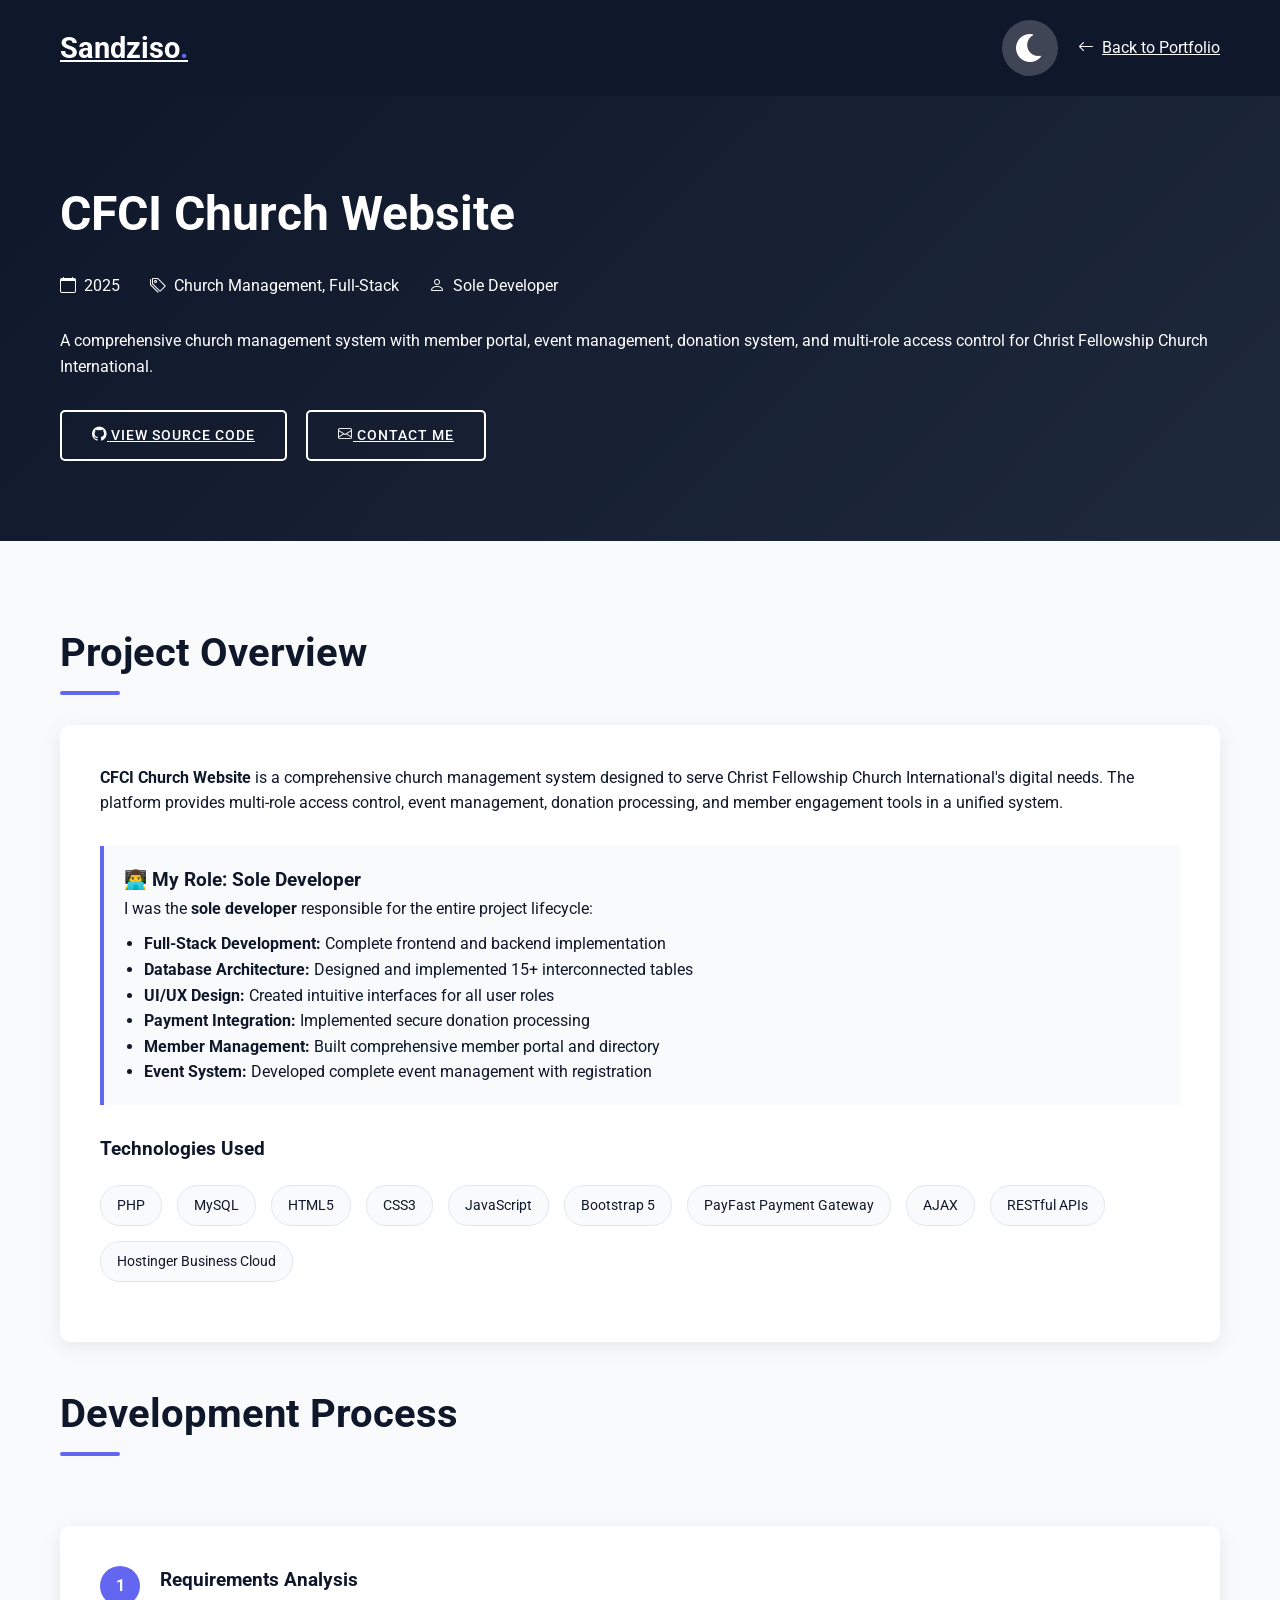
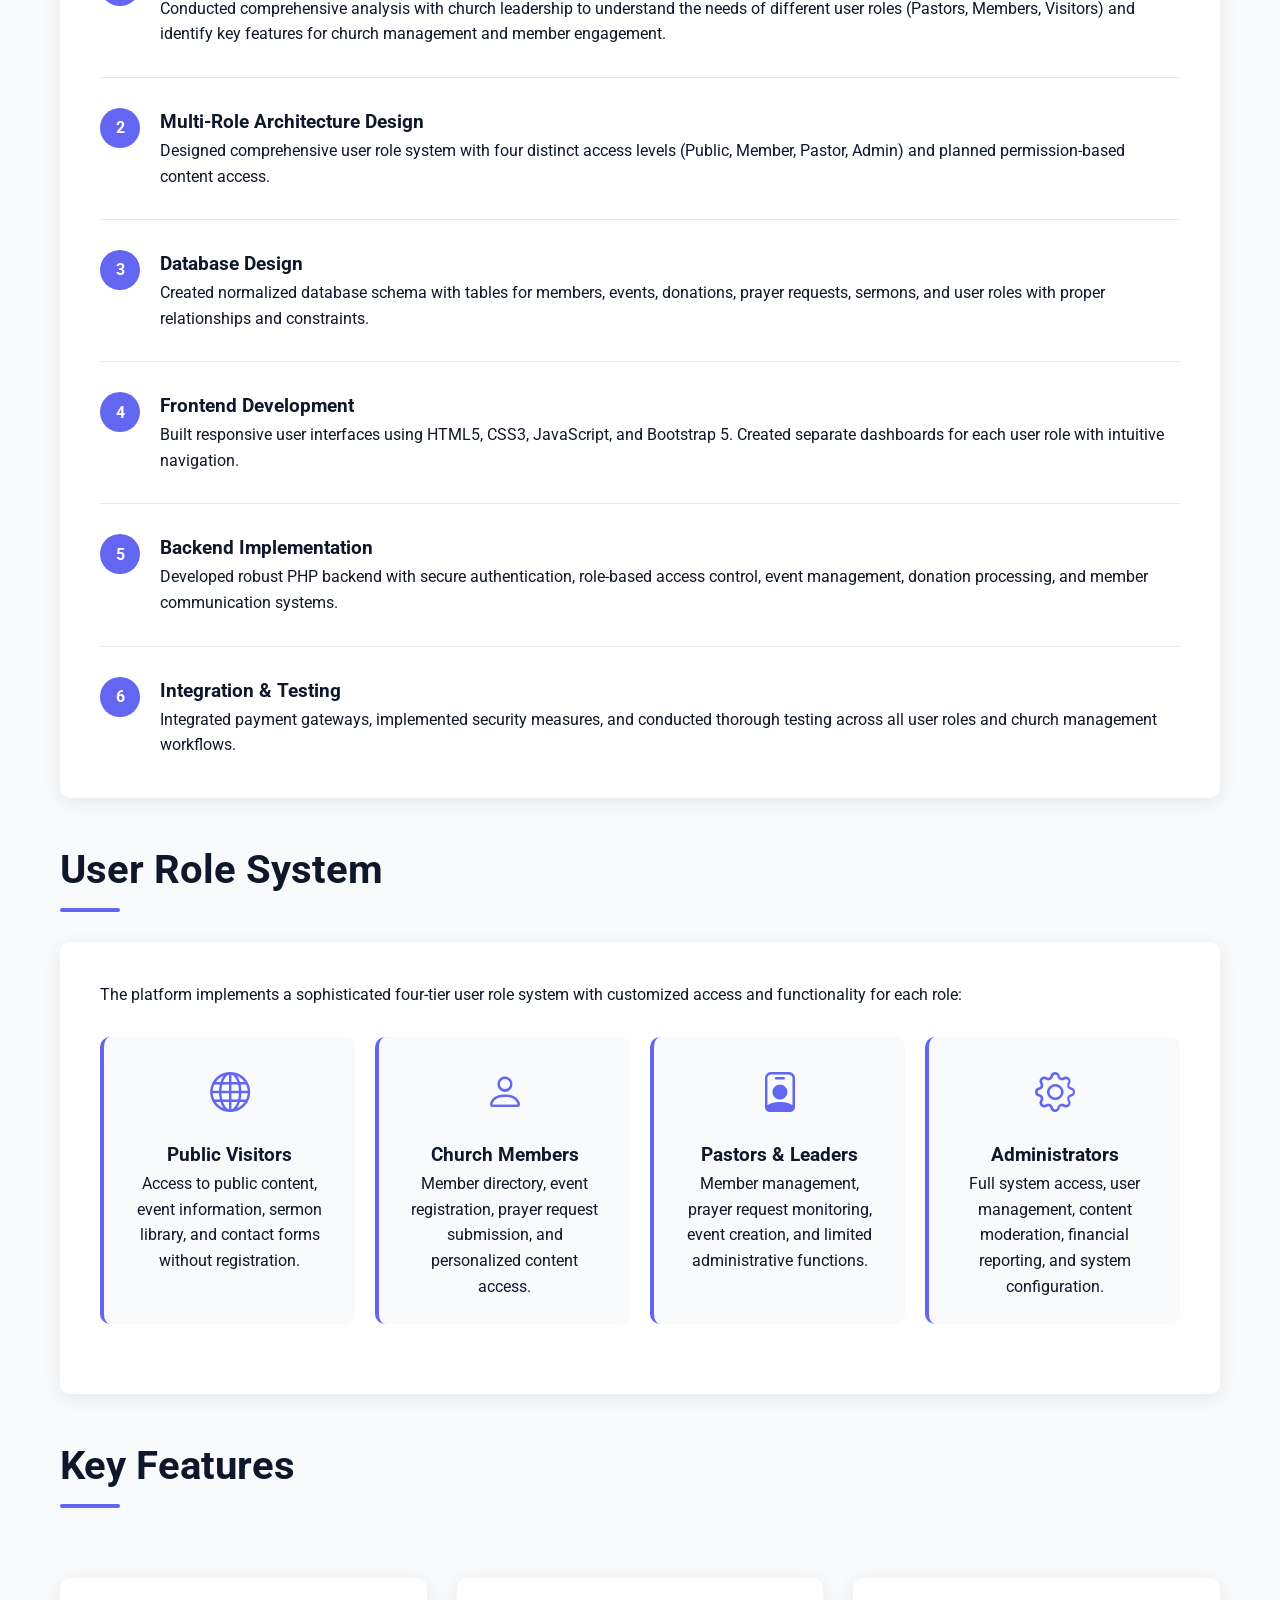
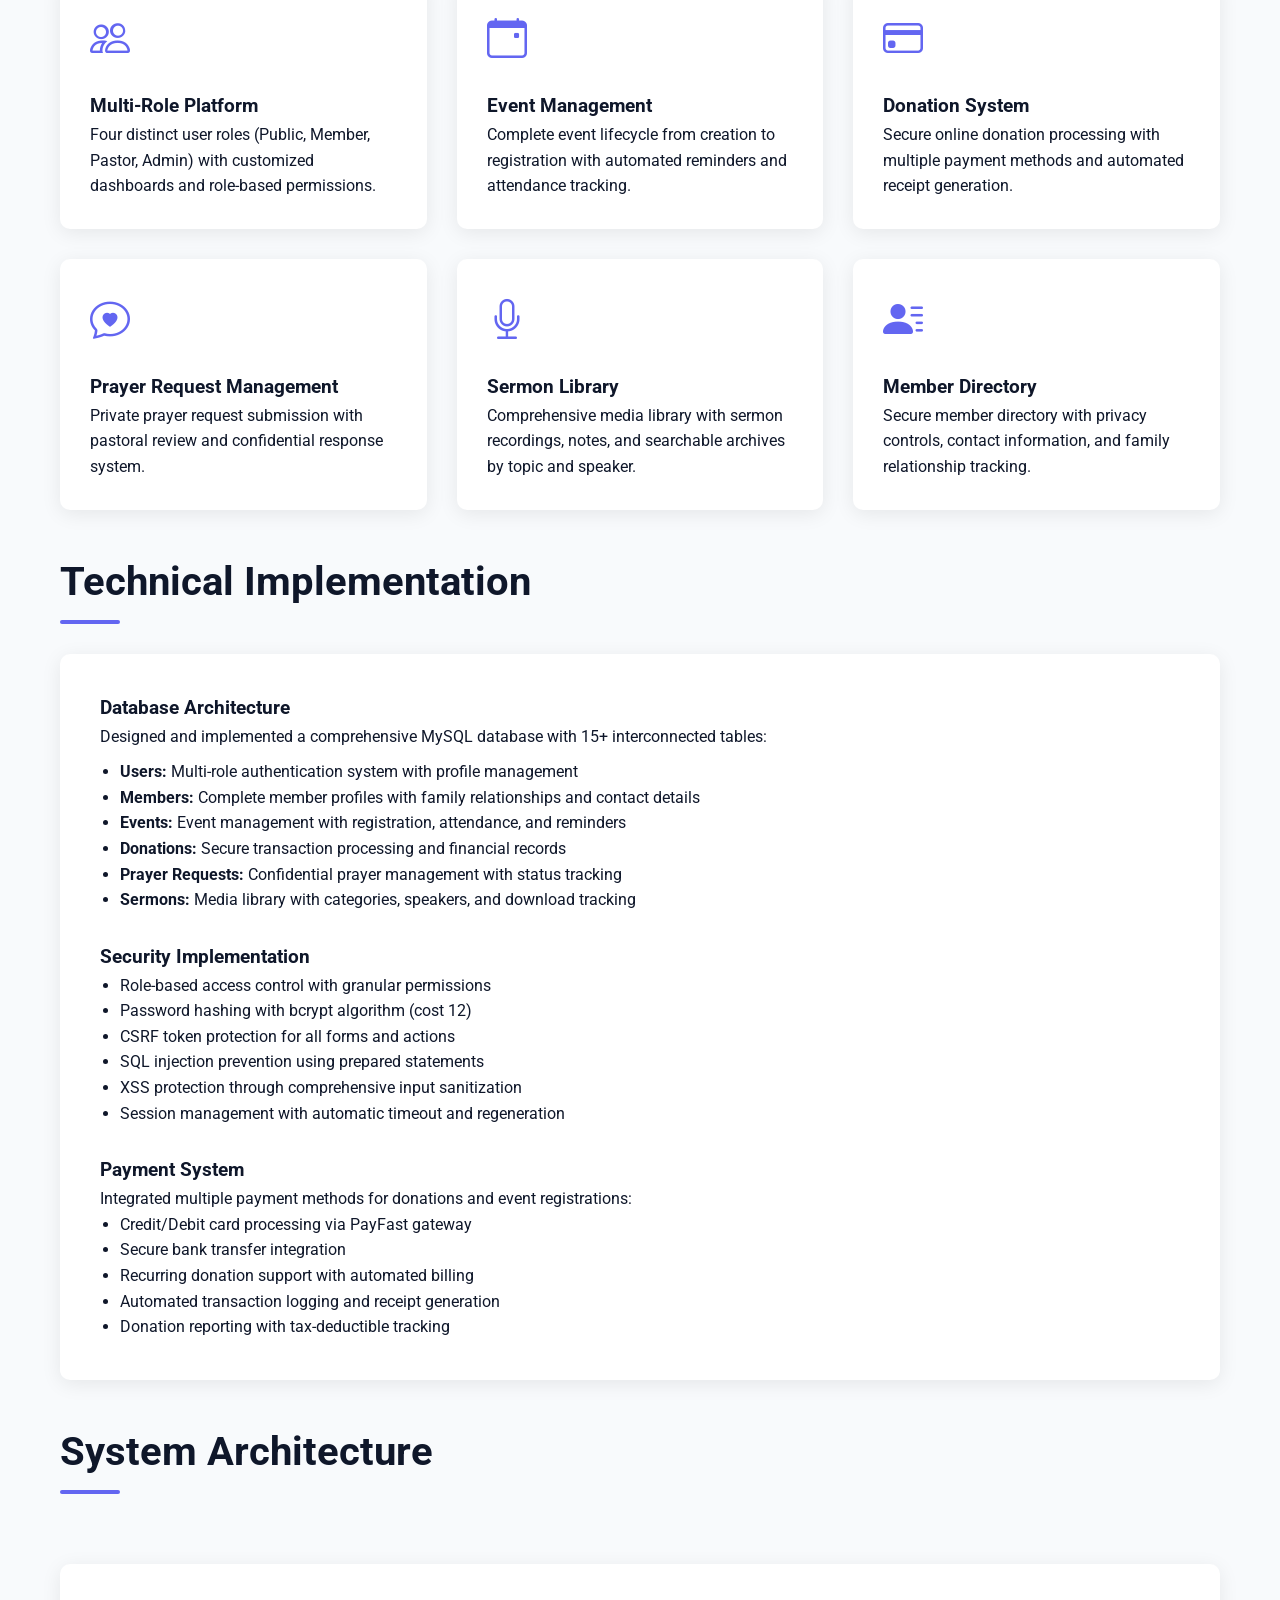
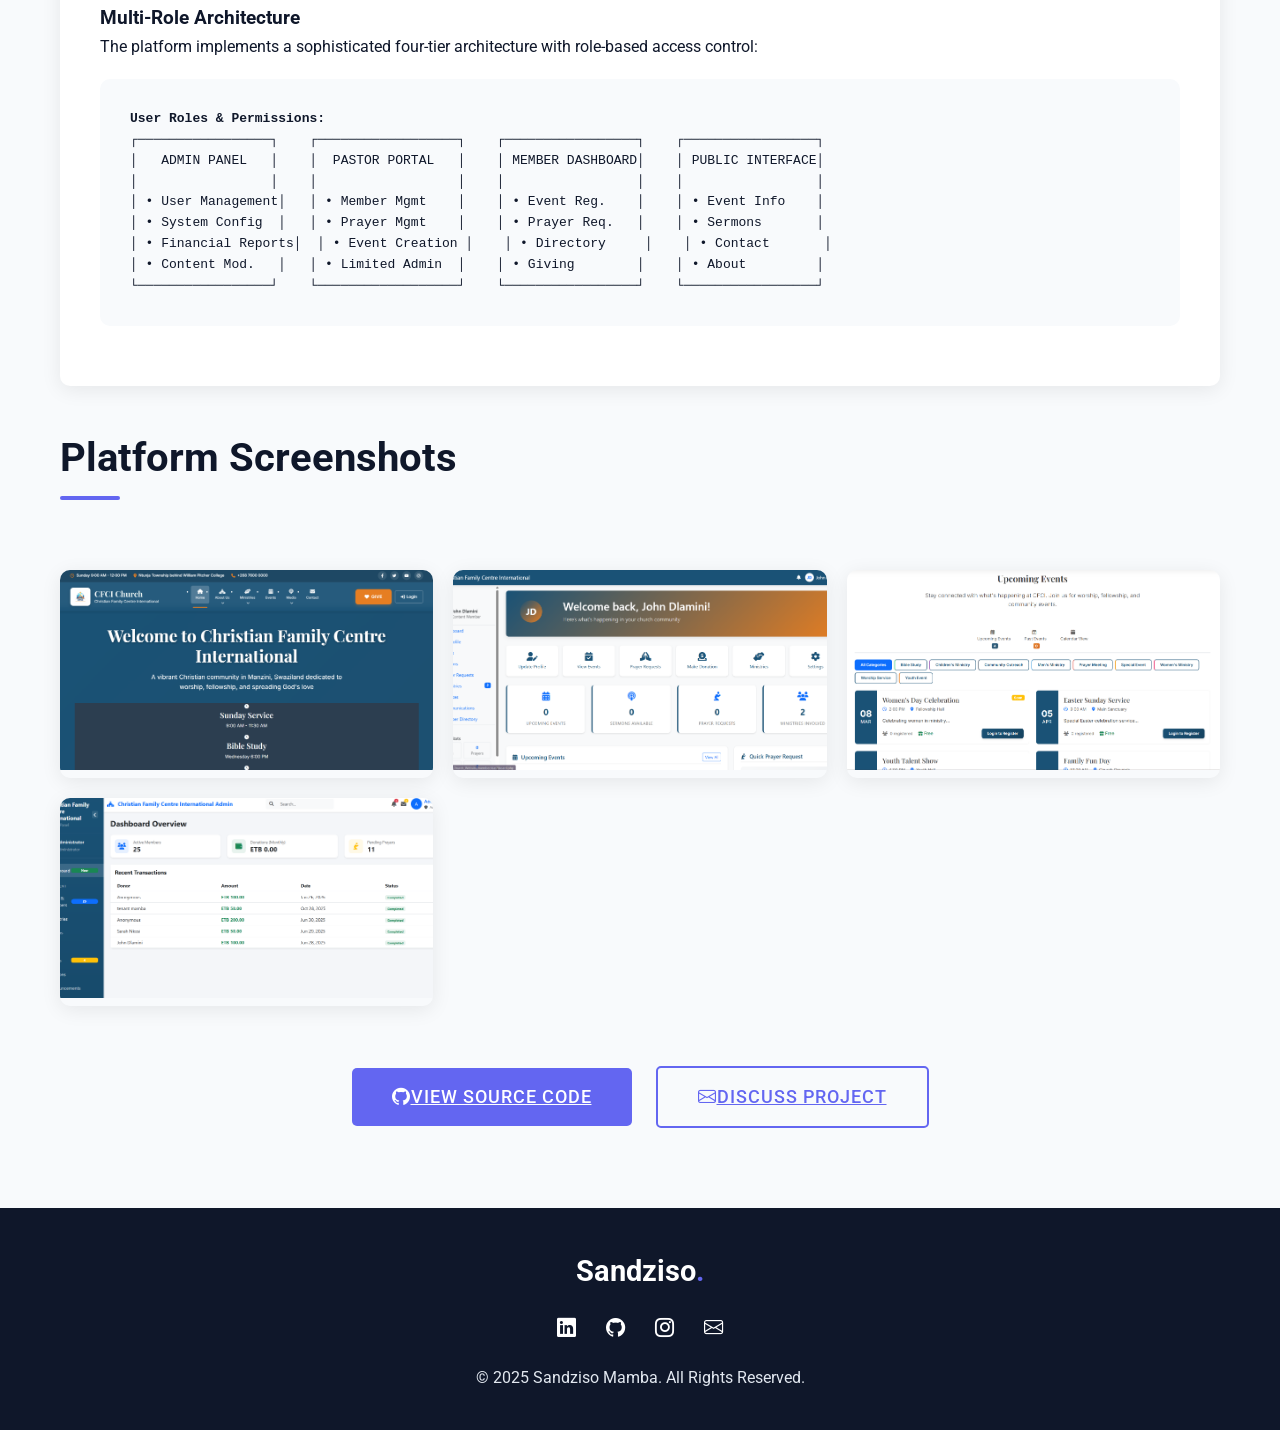
<file: projects/cfci-church.html>
<!DOCTYPE html>
<html lang="en">
<head>
  <meta charset="UTF-8">
  <meta name="viewport" content="width=device-width, initial-scale=1.0">
  <title>CFCI Church Website - Project Details | Sandziso Mamba</title>
  <!-- Bootstrap Icons -->
  <link href="https://cdn.jsdelivr.net/npm/bootstrap-icons@1.10.0/font/bootstrap-icons.css" rel="stylesheet">
  <!-- Font Awesome for dark mode toggle -->
  <link rel="stylesheet" href="https://cdnjs.cloudflare.com/ajax/libs/font-awesome/6.0.0-beta3/css/all.min.css">
  <!-- Google Fonts -->
  <link href="https://fonts.googleapis.com/css2?family=Poppins:wght@300;400;500;600;700&family=Roboto:wght@300;400;500;700&display=swap" rel="stylesheet">
  <style>
    :root {
      --primary: #6366f1;
      --primary-dark: #4f46e5;
      --secondary: #64748b;
      --light: #f8fafc;
      --dark: #0f172a;
      --gray: #94a3b8;
      --light-gray: #e2e8f0;
      --success: #10b981;
      --card-shadow: 0 4px 20px rgba(0, 0, 0, 0.08);
    }

    /* Dark mode variables */
    body.dark-mode {
      --primary: #818cf8;
      --primary-dark: #6366f1;
      --secondary: #cbd5e1;
      --light: #1e293b;
      --dark: #f8fafc;
      --gray: #334155;
      --bg: #0f172a;
      --text: #f1f5f9;
      --card-bg: #1e293b;
      --shadow: 0 10px 30px -15px rgba(0,0,0,0.5);
      --light-gray: #334155;
    }
    
    * {
      margin: 0;
      padding: 0;
      box-sizing: border-box;
    }
    
    body {
      font-family: 'Roboto', sans-serif;
      color: var(--dark);
      background-color: var(--light);
      line-height: 1.6;
      transition: background-color 0.3s, color 0.3s;
    }
    
    .container {
      width: 100%;
      max-width: 1200px;
      margin: 0 auto;
      padding: 0 20px;
    }
    
    /* Header */
    header {
      background: var(--dark);
      color: white;
      padding: 20px 0;
      position: sticky;
      top: 0;
      z-index: 1000;
    }
    
    .navbar {
      display: flex;
      justify-content: space-between;
      align-items: center;
    }
    
    .logo {
      font-size: 1.8rem;
      font-weight: 700;
      color: white;
    }
    
    .logo span {
      color: var(--primary);
    }
    
    .header-right {
      display: flex;
      align-items: center;
      gap: 20px;
    }
    
    /* Dark mode toggle (bigger) */
    .theme-toggle {
      cursor: pointer;
      font-size: 2rem;
      width: 3.5rem;
      height: 3.5rem;
      display: flex;
      align-items: center;
      justify-content: center;
      border-radius: 50%;
      background: rgba(255,255,255,0.2);
      color: white;
      transition: all 0.3s ease;
    }
    .theme-toggle:hover {
      background: var(--primary);
      transform: scale(1.1);
    }
    body.dark-mode .theme-toggle {
      background: var(--gray);
      color: var(--dark);
    }
    
    .back-btn {
      color: white;
      display: flex;
      align-items: center;
      gap: 8px;
    }
    
    /* Project Hero */
    .project-hero {
      padding: 80px 0;
      background: linear-gradient(135deg, #0f172a 0%, #1e293b 100%);
      color: white;
    }
    
    .project-title {
      font-size: 3rem;
      margin-bottom: 20px;
    }
    
    .project-meta {
      display: flex;
      gap: 30px;
      margin-bottom: 30px;
    }
    
    .meta-item {
      display: flex;
      align-items: center;
      gap: 8px;
    }
    
    .btn {
      display: inline-block;
      padding: 12px 30px;
      background: var(--primary);
      color: white;
      border-radius: 5px;
      font-weight: 500;
      text-transform: uppercase;
      letter-spacing: 1px;
      font-size: 0.9rem;
      border: none;
      cursor: pointer;
      transition: all 0.3s ease;
    }
    
    .btn:hover {
      background: var(--primary-dark);
      transform: translateY(-3px);
    }
    
    .btn-outline {
      background: transparent;
      border: 2px solid var(--primary);
      color: var(--primary);
    }
    
    .btn-outline:hover {
      background: var(--primary);
      color: white;
    }
    
    .btn-outline-light {
      border: 2px solid #fff;
      color: #fff;
      background: transparent;
    }
    .btn-outline-light:hover {
      background: #fff;
      color: var(--primary);
    }
    
    .section {
      padding: 80px 0;
    }
    
    .section-title {
      font-size: 2.5rem;
      margin-bottom: 40px;
      position: relative;
      display: inline-block;
    }
    
    .section-title::after {
      content: '';
      position: absolute;
      bottom: -10px;
      left: 0;
      width: 60px;
      height: 4px;
      background: var(--primary);
      border-radius: 2px;
    }
    
    .project-overview {
      background: white;
      border-radius: 10px;
      padding: 40px;
      box-shadow: var(--card-shadow);
      margin-bottom: 40px;
    }
    body.dark-mode .project-overview {
      background: var(--card-bg);
      color: var(--text);
    }
    
    .role-highlight {
      background: var(--light);
      border-left: 4px solid var(--primary);
      padding: 20px;
      margin: 30px 0;
    }
    body.dark-mode .role-highlight {
      background: var(--gray);
    }
    
    .tech-stack {
      display: flex;
      flex-wrap: wrap;
      gap: 15px;
      margin: 20px 0;
    }
    
    .tech-item {
      background: var(--light);
      padding: 8px 16px;
      border-radius: 20px;
      font-size: 0.9rem;
      border: 1px solid var(--light-gray);
    }
    body.dark-mode .tech-item {
      background: var(--gray);
      color: var(--dark);
    }
    
    .feature-grid {
      display: grid;
      grid-template-columns: repeat(auto-fit, minmax(300px, 1fr));
      gap: 30px;
      margin: 40px 0;
    }
    
    .feature-card {
      background: white;
      border-radius: 10px;
      padding: 30px;
      box-shadow: var(--card-shadow);
      transition: transform 0.3s ease;
    }
    .feature-card:hover {
      transform: translateY(-5px);
    }
    body.dark-mode .feature-card {
      background: var(--card-bg);
      color: var(--text);
    }
    
    .feature-icon {
      font-size: 2.5rem;
      color: var(--primary);
      margin-bottom: 20px;
    }
    
    .screenshot-gallery {
      display: grid;
      grid-template-columns: repeat(auto-fit, minmax(300px, 1fr));
      gap: 20px;
      margin: 40px 0;
    }
    
    .screenshot {
      border-radius: 10px;
      overflow: hidden;
      box-shadow: var(--card-shadow);
    }
    
    .screenshot img {
      width: 100%;
      height: 200px;
      object-fit: cover;
      transition: transform 0.3s ease;
    }
    
    .screenshot:hover img {
      transform: scale(1.05);
    }
    
    .user-role-grid {
      display: grid;
      grid-template-columns: repeat(auto-fit, minmax(250px, 1fr));
      gap: 20px;
      margin: 30px 0;
    }
    .role-card {
      background: var(--light);
      border-radius: 10px;
      padding: 25px;
      text-align: center;
      border-left: 4px solid var(--primary);
    }
    body.dark-mode .role-card {
      background: var(--card-bg);
    }
    .role-icon {
      font-size: 2.5rem;
      color: var(--primary);
      margin-bottom: 15px;
    }
    
    .architecture-diagram {
      background: white;
      border-radius: 10px;
      padding: 40px;
      box-shadow: var(--card-shadow);
      margin: 40px 0;
    }
    body.dark-mode .architecture-diagram {
      background: var(--card-bg);
    }
    .diagram {
      background: var(--light);
      border-radius: 10px;
      padding: 30px;
      margin: 20px 0;
      font-family: monospace;
    }
    body.dark-mode .diagram {
      background: var(--gray);
    }
    
    .development-process {
      background: white;
      border-radius: 10px;
      padding: 40px;
      box-shadow: var(--card-shadow);
      margin: 40px 0;
    }
    body.dark-mode .development-process {
      background: var(--card-bg);
    }
    .process-step {
      display: flex;
      align-items: flex-start;
      gap: 20px;
      margin-bottom: 30px;
      padding-bottom: 30px;
      border-bottom: 1px solid var(--light-gray);
    }
    .process-step:last-child {
      border-bottom: none;
      margin-bottom: 0;
      padding-bottom: 0;
    }
    .step-number {
      background: var(--primary);
      color: white;
      width: 40px;
      height: 40px;
      border-radius: 50%;
      display: flex;
      align-items: center;
      justify-content: center;
      font-weight: bold;
      flex-shrink: 0;
    }
    
    /* Footer (simple) */
    footer {
      background: var(--dark);
      color: white;
      padding: 40px 0;
      text-align: center;
    }
    
    .footer-links {
      display: flex;
      justify-content: center;
      gap: 30px;
      margin: 20px 0;
    }
    
    .footer-links a {
      color: white;
      font-size: 1.2rem;
    }
    
    .copyright {
      color: var(--light-gray);
      margin-top: 20px;
    }
    
    /* Responsive */
    @media (max-width: 768px) {
      .navbar {
        flex-wrap: wrap;
        gap: 10px;
      }
      .header-right {
        margin-left: auto;
      }
      .project-title { font-size: 2.2rem; }
      .project-meta { flex-wrap: wrap; gap: 15px; }
      .process-step { flex-direction: column; }
    }
  </style>
</head>
<body>
  <!-- Header with dark mode toggle -->
  <header>
    <div class="container">
      <nav class="navbar">
        <a href="../index.html" class="logo">Sandziso<span>.</span></a>
        <div class="header-right">
          <div class="theme-toggle" id="theme-toggle">
            <i class="fas fa-moon"></i>
          </div>
          <a href="../index.html#portfolio" class="back-btn">
            <i class="bi bi-arrow-left"></i> Back to Portfolio
          </a>
        </div>
      </nav>
    </div>
  </header>

  <!-- Project Hero -->
  <section class="project-hero">
    <div class="container">
      <h1 class="project-title">CFCI Church Website</h1>
      <div class="project-meta">
        <div class="meta-item">
          <i class="bi bi-calendar"></i>
          <span>2025</span>
        </div>
        <div class="meta-item">
          <i class="bi bi-tags"></i>
          <span>Church Management, Full-Stack</span>
        </div>
        <div class="meta-item">
          <i class="bi bi-person"></i>
          <span>Sole Developer</span>
        </div>
      </div>
      <p>A comprehensive church management system with member portal, event management, donation system, and multi-role access control for Christ Fellowship Church International.</p>
      <div style="margin-top: 30px;">
        <a href="https://github.com/Sandziso/CFCI_Church_Website" target="_blank" class="btn btn-outline-light">
          <i class="bi bi-github"></i> View Source Code
        </a>
        <a href="../index.html#contact" class="btn btn-outline-light" style="margin-left: 15px;">
          <i class="bi bi-envelope"></i> Contact Me
        </a>
      </div>
    </div>
  </section>

  <!-- Project Overview -->
  <section class="section">
    <div class="container">
      <h2 class="section-title">Project Overview</h2>
      <div class="project-overview">
        <p><strong>CFCI Church Website</strong> is a comprehensive church management system designed to serve Christ Fellowship Church International's digital needs. The platform provides multi-role access control, event management, donation processing, and member engagement tools in a unified system.</p>
        
        <div class="role-highlight">
          <h3>👨‍💻 My Role: Sole Developer</h3>
          <p>I was the <strong>sole developer</strong> responsible for the entire project lifecycle:</p>
          <ul style="margin-left: 20px; margin-top: 10px;">
            <li><strong>Full-Stack Development:</strong> Complete frontend and backend implementation</li>
            <li><strong>Database Architecture:</strong> Designed and implemented 15+ interconnected tables</li>
            <li><strong>UI/UX Design:</strong> Created intuitive interfaces for all user roles</li>
            <li><strong>Payment Integration:</strong> Implemented secure donation processing</li>
            <li><strong>Member Management:</strong> Built comprehensive member portal and directory</li>
            <li><strong>Event System:</strong> Developed complete event management with registration</li>
          </ul>
        </div>

        <h3>Technologies Used</h3>
        <div class="tech-stack">
          <span class="tech-item">PHP</span>
          <span class="tech-item">MySQL</span>
          <span class="tech-item">HTML5</span>
          <span class="tech-item">CSS3</span>
          <span class="tech-item">JavaScript</span>
          <span class="tech-item">Bootstrap 5</span>
          <span class="tech-item">PayFast Payment Gateway</span>
          <span class="tech-item">AJAX</span>
          <span class="tech-item">RESTful APIs</span>
          <span class="tech-item">Hostinger Business Cloud</span>
        </div>
      </div>

      <!-- Development Process -->
      <h2 class="section-title">Development Process</h2>
      <div class="development-process">
        <div class="process-step">
          <div class="step-number">1</div>
          <div>
            <h3>Requirements Analysis</h3>
            <p>Conducted comprehensive analysis with church leadership to understand the needs of different user roles (Pastors, Members, Visitors) and identify key features for church management and member engagement.</p>
          </div>
        </div>
        
        <div class="process-step">
          <div class="step-number">2</div>
          <div>
            <h3>Multi-Role Architecture Design</h3>
            <p>Designed comprehensive user role system with four distinct access levels (Public, Member, Pastor, Admin) and planned permission-based content access.</p>
          </div>
        </div>
        
        <div class="process-step">
          <div class="step-number">3</div>
          <div>
            <h3>Database Design</h3>
            <p>Created normalized database schema with tables for members, events, donations, prayer requests, sermons, and user roles with proper relationships and constraints.</p>
          </div>
        </div>
        
        <div class="process-step">
          <div class="step-number">4</div>
          <div>
            <h3>Frontend Development</h3>
            <p>Built responsive user interfaces using HTML5, CSS3, JavaScript, and Bootstrap 5. Created separate dashboards for each user role with intuitive navigation.</p>
          </div>
        </div>
        
        <div class="process-step">
          <div class="step-number">5</div>
          <div>
            <h3>Backend Implementation</h3>
            <p>Developed robust PHP backend with secure authentication, role-based access control, event management, donation processing, and member communication systems.</p>
          </div>
        </div>
        
        <div class="process-step">
          <div class="step-number">6</div>
          <div>
            <h3>Integration & Testing</h3>
            <p>Integrated payment gateways, implemented security measures, and conducted thorough testing across all user roles and church management workflows.</p>
          </div>
        </div>
      </div>

      <!-- User Roles -->
      <h2 class="section-title">User Role System</h2>
      <div class="project-overview">
        <p>The platform implements a sophisticated four-tier user role system with customized access and functionality for each role:</p>
        
        <div class="user-role-grid">
          <div class="role-card">
            <div class="role-icon">
              <i class="bi bi-globe"></i>
            </div>
            <h3>Public Visitors</h3>
            <p>Access to public content, event information, sermon library, and contact forms without registration.</p>
          </div>
          
          <div class="role-card">
            <div class="role-icon">
              <i class="bi bi-person"></i>
            </div>
            <h3>Church Members</h3>
            <p>Member directory, event registration, prayer request submission, and personalized content access.</p>
          </div>
          
          <div class="role-card">
            <div class="role-icon">
              <i class="bi bi-person-badge"></i>
            </div>
            <h3>Pastors & Leaders</h3>
            <p>Member management, prayer request monitoring, event creation, and limited administrative functions.</p>
          </div>
          
          <div class="role-card">
            <div class="role-icon">
              <i class="bi bi-gear"></i>
            </div>
            <h3>Administrators</h3>
            <p>Full system access, user management, content moderation, financial reporting, and system configuration.</p>
          </div>
        </div>
      </div>

      <!-- Key Features -->
      <h2 class="section-title">Key Features</h2>
      <div class="feature-grid">
        <div class="feature-card">
          <div class="feature-icon">
            <i class="bi bi-people"></i>
          </div>
          <h3>Multi-Role Platform</h3>
          <p>Four distinct user roles (Public, Member, Pastor, Admin) with customized dashboards and role-based permissions.</p>
        </div>
        
        <div class="feature-card">
          <div class="feature-icon">
            <i class="bi bi-calendar-event"></i>
          </div>
          <h3>Event Management</h3>
          <p>Complete event lifecycle from creation to registration with automated reminders and attendance tracking.</p>
        </div>
        
        <div class="feature-card">
          <div class="feature-icon">
            <i class="bi bi-credit-card"></i>
          </div>
          <h3>Donation System</h3>
          <p>Secure online donation processing with multiple payment methods and automated receipt generation.</p>
        </div>
        
        <div class="feature-card">
          <div class="feature-icon">
            <i class="bi bi-chat-heart"></i>
          </div>
          <h3>Prayer Request Management</h3>
          <p>Private prayer request submission with pastoral review and confidential response system.</p>
        </div>
        
        <div class="feature-card">
          <div class="feature-icon">
            <i class="bi bi-mic"></i>
          </div>
          <h3>Sermon Library</h3>
          <p>Comprehensive media library with sermon recordings, notes, and searchable archives by topic and speaker.</p>
        </div>
        
        <div class="feature-card">
          <div class="feature-icon">
            <i class="bi bi-person-lines-fill"></i>
          </div>
          <h3>Member Directory</h3>
          <p>Secure member directory with privacy controls, contact information, and family relationship tracking.</p>
        </div>
      </div>

      <!-- Technical Implementation -->
      <h2 class="section-title">Technical Implementation</h2>
      <div class="project-overview">
        <h3>Database Architecture</h3>
        <p>Designed and implemented a comprehensive MySQL database with 15+ interconnected tables:</p>
        <ul style="margin-left: 20px; margin-top: 10px;">
          <li><strong>Users:</strong> Multi-role authentication system with profile management</li>
          <li><strong>Members:</strong> Complete member profiles with family relationships and contact details</li>
          <li><strong>Events:</strong> Event management with registration, attendance, and reminders</li>
          <li><strong>Donations:</strong> Secure transaction processing and financial records</li>
          <li><strong>Prayer Requests:</strong> Confidential prayer management with status tracking</li>
          <li><strong>Sermons:</strong> Media library with categories, speakers, and download tracking</li>
        </ul>

        <h3 style="margin-top: 30px;">Security Implementation</h3>
        <ul style="margin-left: 20px;">
          <li>Role-based access control with granular permissions</li>
          <li>Password hashing with bcrypt algorithm (cost 12)</li>
          <li>CSRF token protection for all forms and actions</li>
          <li>SQL injection prevention using prepared statements</li>
          <li>XSS protection through comprehensive input sanitization</li>
          <li>Session management with automatic timeout and regeneration</li>
        </ul>

        <h3 style="margin-top: 30px;">Payment System</h3>
        <p>Integrated multiple payment methods for donations and event registrations:</p>
        <ul style="margin-left: 20px;">
          <li>Credit/Debit card processing via PayFast gateway</li>
          <li>Secure bank transfer integration</li>
          <li>Recurring donation support with automated billing</li>
          <li>Automated transaction logging and receipt generation</li>
          <li>Donation reporting with tax-deductible tracking</li>
        </ul>
      </div>

      <!-- System Architecture -->
      <h2 class="section-title">System Architecture</h2>
      <div class="architecture-diagram">
        <h3>Multi-Role Architecture</h3>
        <p>The platform implements a sophisticated four-tier architecture with role-based access control:</p>
        
        <div class="diagram">
          <h4>User Roles & Permissions:</h4>
          <pre>
┌─────────────────┐    ┌──────────────────┐    ┌─────────────────┐    ┌─────────────────┐
│   ADMIN PANEL   │    │  PASTOR PORTAL   │    │ MEMBER DASHBOARD│    │ PUBLIC INTERFACE│
│                 │    │                  │    │                 │    │                 │
│ • User Management│   │ • Member Mgmt    │    │ • Event Reg.    │    │ • Event Info    │
│ • System Config  │   │ • Prayer Mgmt    │    │ • Prayer Req.   │    │ • Sermons       │
│ • Financial Reports│  │ • Event Creation │    │ • Directory     │    │ • Contact       │
│ • Content Mod.   │   │ • Limited Admin  │    │ • Giving        │    │ • About         │
└─────────────────┘    └──────────────────┘    └─────────────────┘    └─────────────────┘</pre>
        </div>
      </div>

      <!-- Screenshots -->
      <h2 class="section-title">Platform Screenshots</h2>
      <div class="screenshot-gallery">
        <div class="screenshot">
          <img src="../assets/images/projects/cfci-homepage.jpg" alt="CFCI Homepage">
        </div>
        <div class="screenshot">
          <img src="../assets/images/projects/cfci-member-dashboard.jpg" alt="Member Dashboard">
        </div>
        <div class="screenshot">
          <img src="../assets/images/projects/cfci-events.jpg" alt="Events Management">
        </div>
        <div class="screenshot">
          <img src="../assets/images/projects/cfci-admin.jpg" alt="Admin Panel">
        </div>
      </div>

      <!-- Call to Action (no live demo) -->
      <div style="text-align: center; margin-top: 60px;">
        <a href="https://github.com/Sandziso/CFCI_Church_Website" target="_blank" class="btn" style="font-size: 1.1rem; padding: 15px 40px;">
          <i class="bi bi-github me-2"></i>View Source Code
        </a>
        <a href="../index.html#contact" class="btn btn-outline" style="margin-left: 20px; font-size: 1.1rem; padding: 15px 40px;">
          <i class="bi bi-envelope me-2"></i>Discuss Project
        </a>
      </div>
    </div>
  </section>

  <!-- Footer -->
  <footer>
    <div class="container">
      <div class="footer-logo" style="font-size: 1.8rem; font-weight: 700; margin-bottom: 20px;">
        Sandziso<span style="color: var(--primary);">.</span>
      </div>
      <div class="footer-links">
        <a href="https://www.linkedin.com/in/mlungisimamba" target="_blank"><i class="bi bi-linkedin"></i></a>
        <a href="https://github.com/Sandziso" target="_blank"><i class="bi bi-github"></i></a>
        <a href="https://www.instagram.com/sandzi_2113" target="_blank"><i class="bi bi-instagram"></i></a>
        <a href="mailto:mlungisimamba01@gmail.com"><i class="bi bi-envelope"></i></a>
      </div>
      <div class="copyright">
        &copy; 2025 Sandziso Mamba. All Rights Reserved.
      </div>
    </div>
  </footer>

  <!-- Scripts -->
  <script src="https://cdnjs.cloudflare.com/ajax/libs/jquery/3.6.0/jquery.min.js"></script>
  <script>
    $(document).ready(function () {
      // Dark mode toggle
      const themeToggle = $('#theme-toggle');
      const body = $('body');
      const icon = themeToggle.find('i');

      if (localStorage.getItem('dark-mode') === 'enabled') {
        body.addClass('dark-mode');
        icon.removeClass('fa-moon').addClass('fa-sun');
      }

      themeToggle.on('click', function () {
        body.toggleClass('dark-mode');
        if (body.hasClass('dark-mode')) {
          icon.removeClass('fa-moon').addClass('fa-sun');
          localStorage.setItem('dark-mode', 'enabled');
        } else {
          icon.removeClass('fa-sun').addClass('fa-moon');
          localStorage.setItem('dark-mode', 'disabled');
        }
      });
    });
  </script>
</body>
</html>
</file>
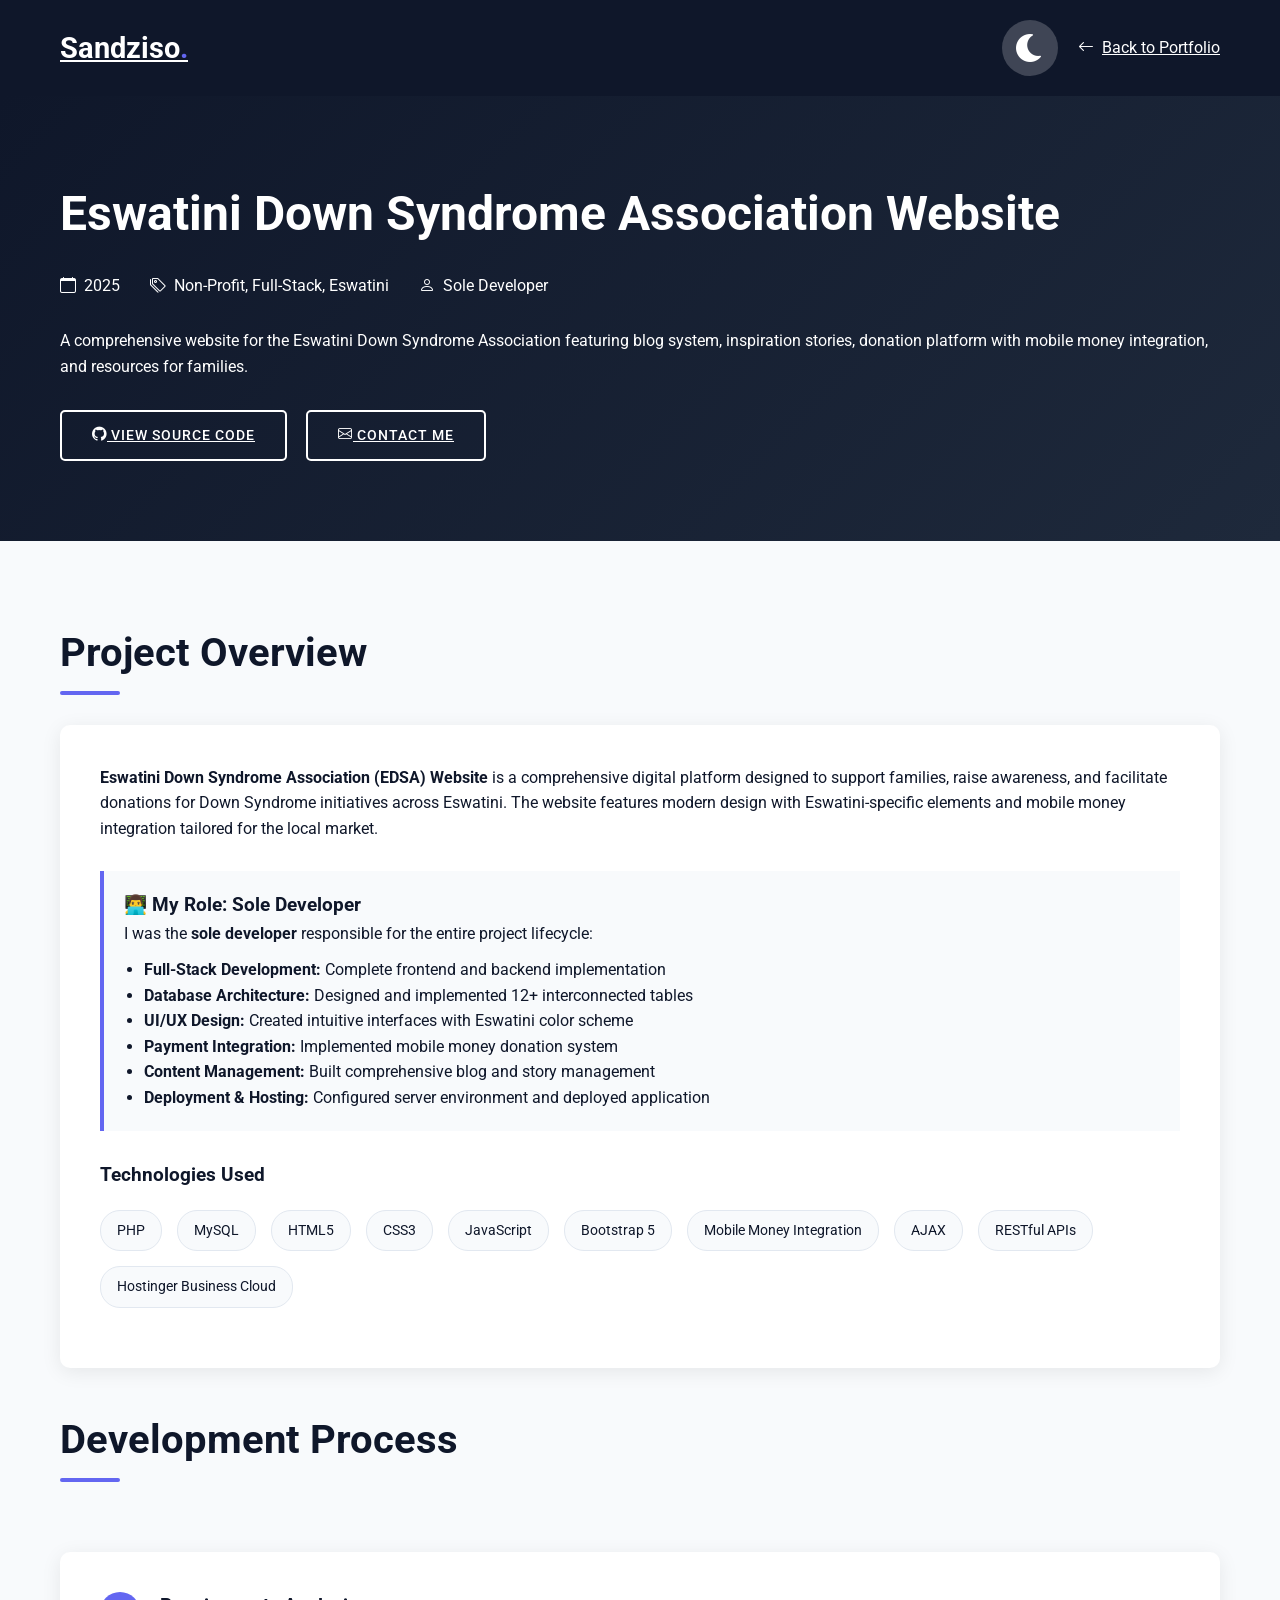
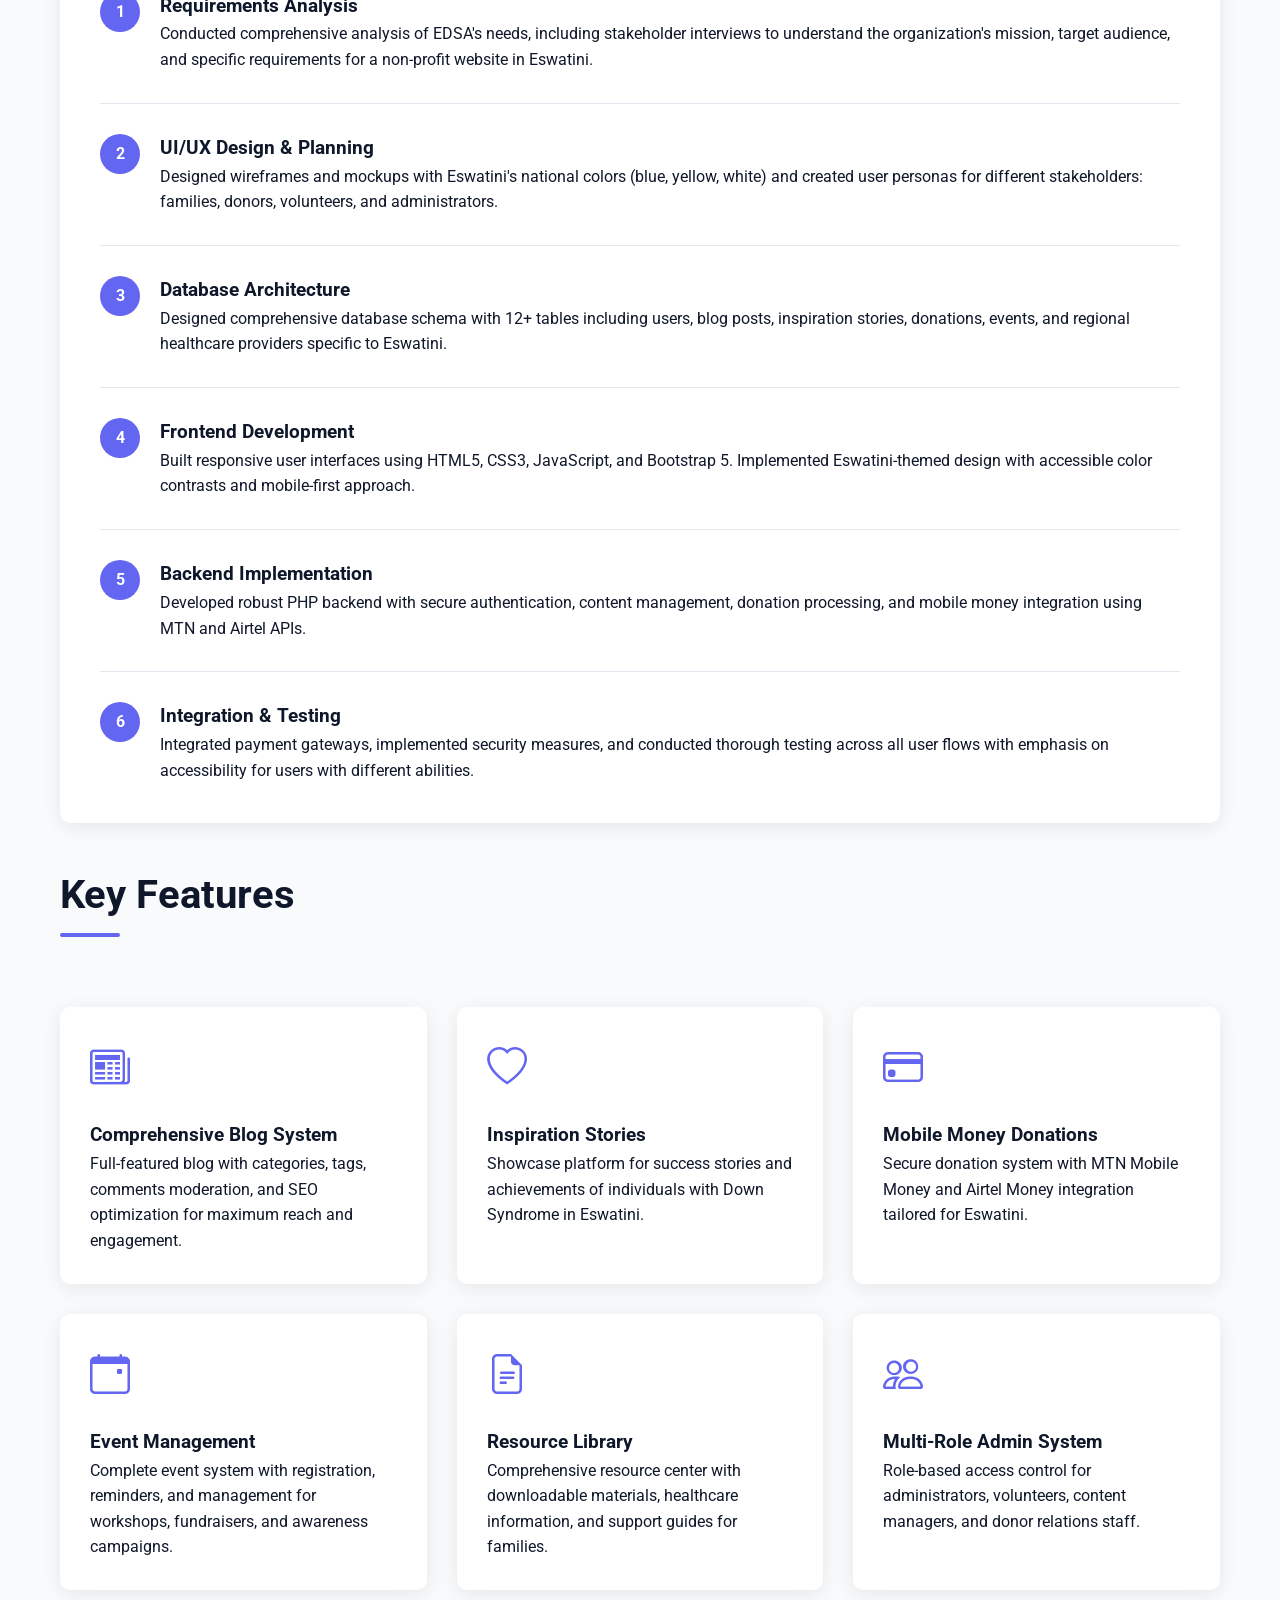
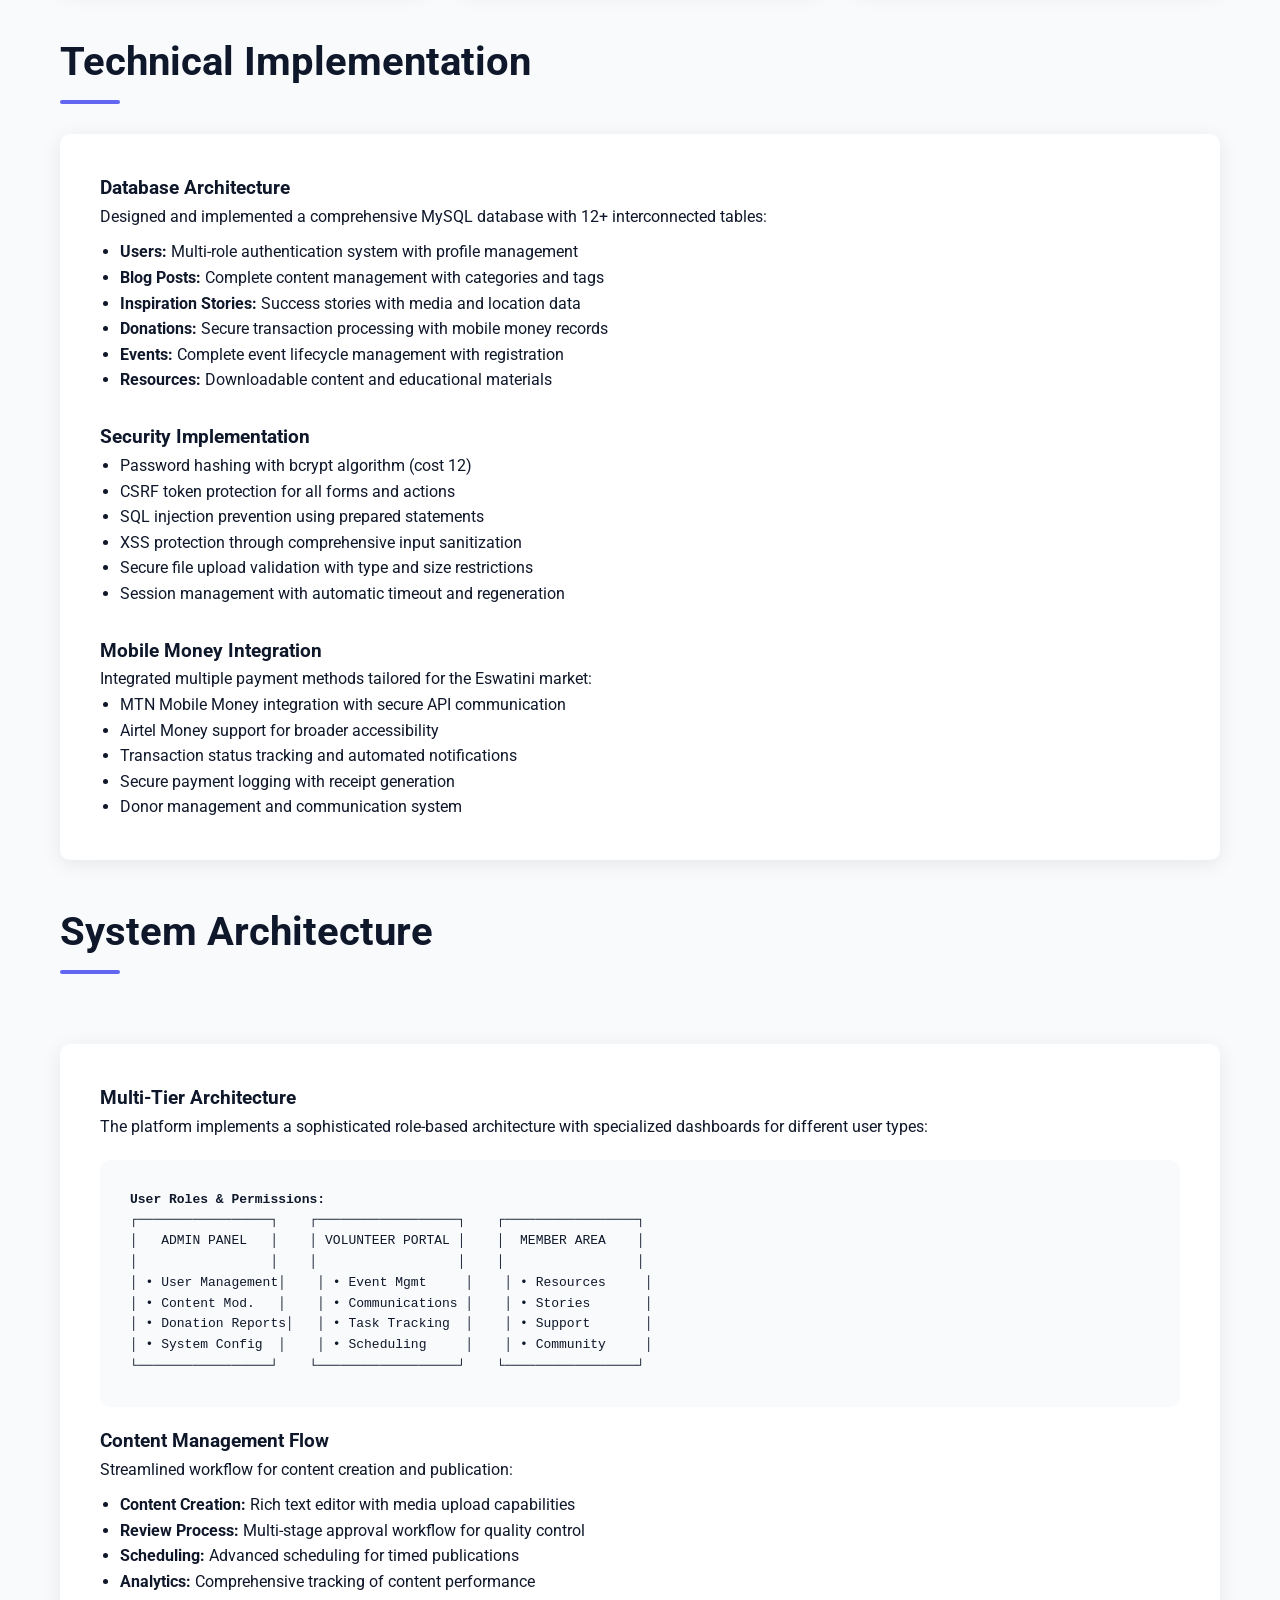
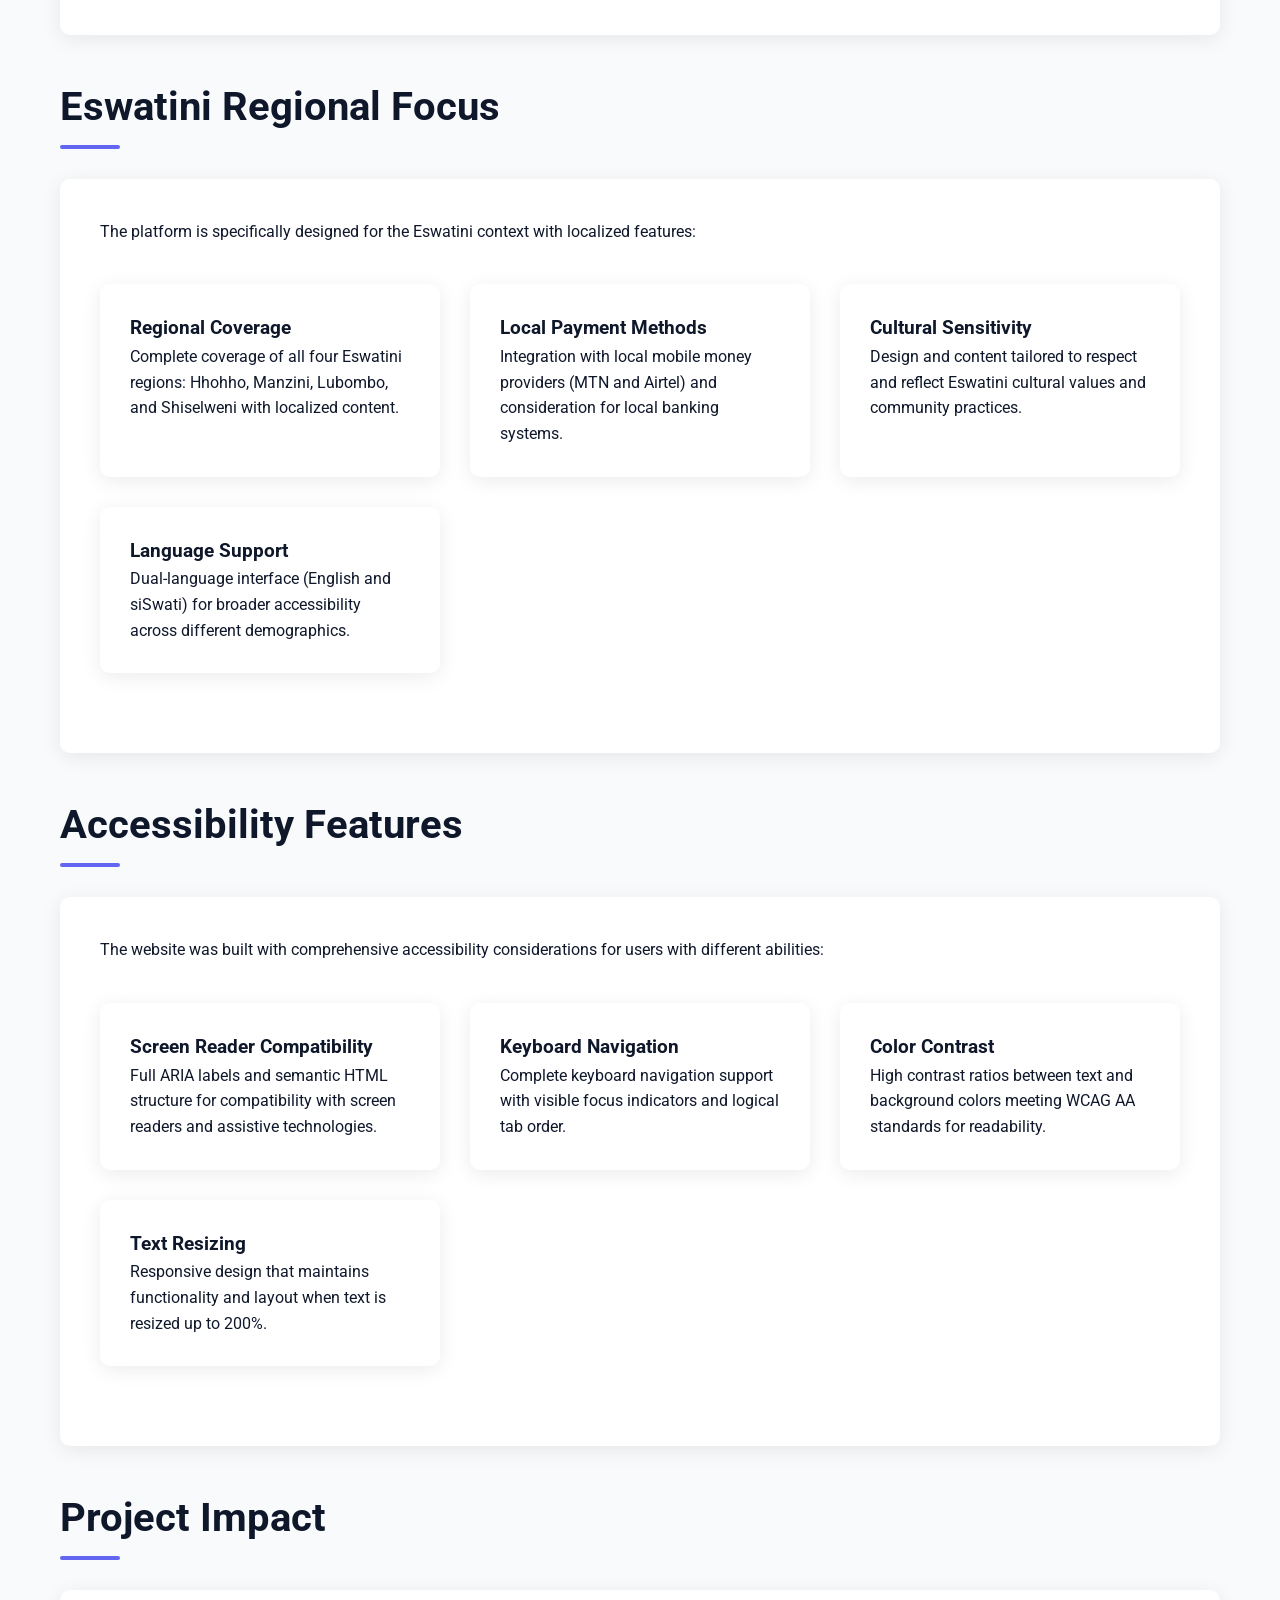
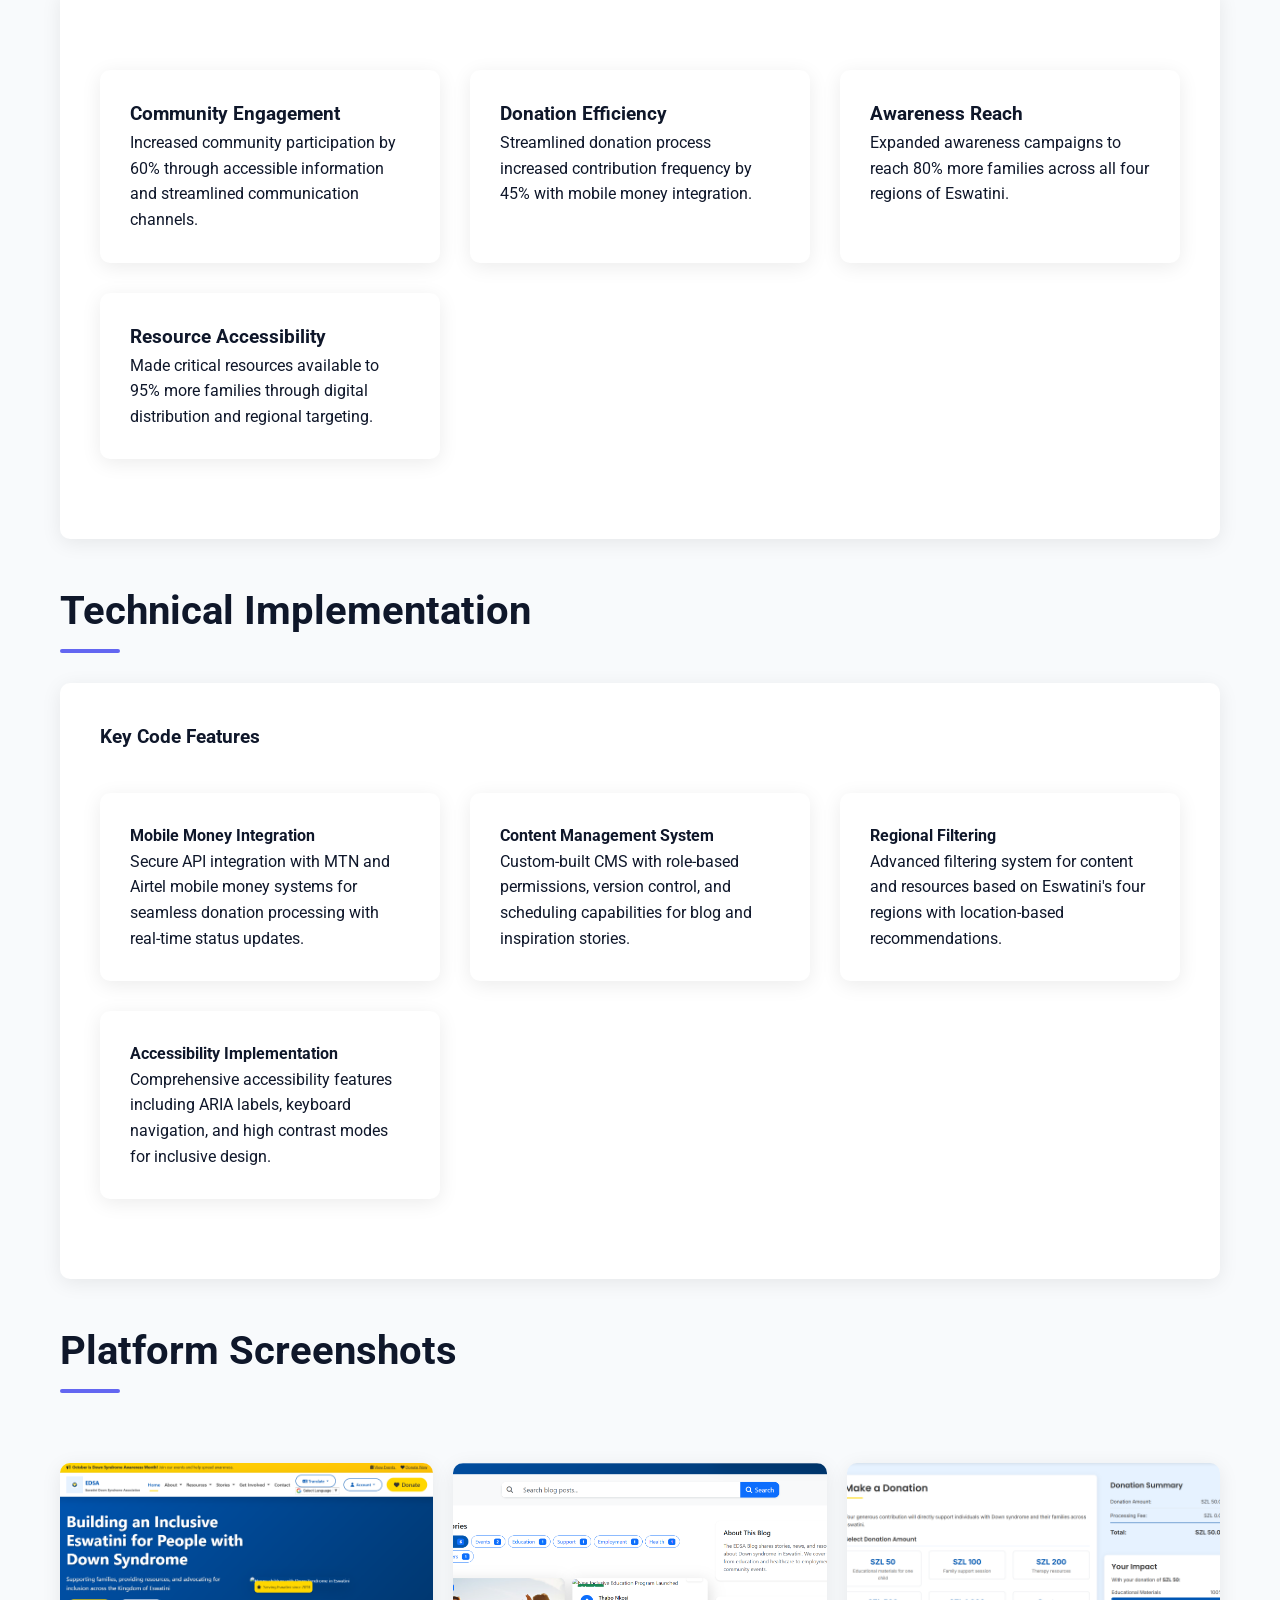
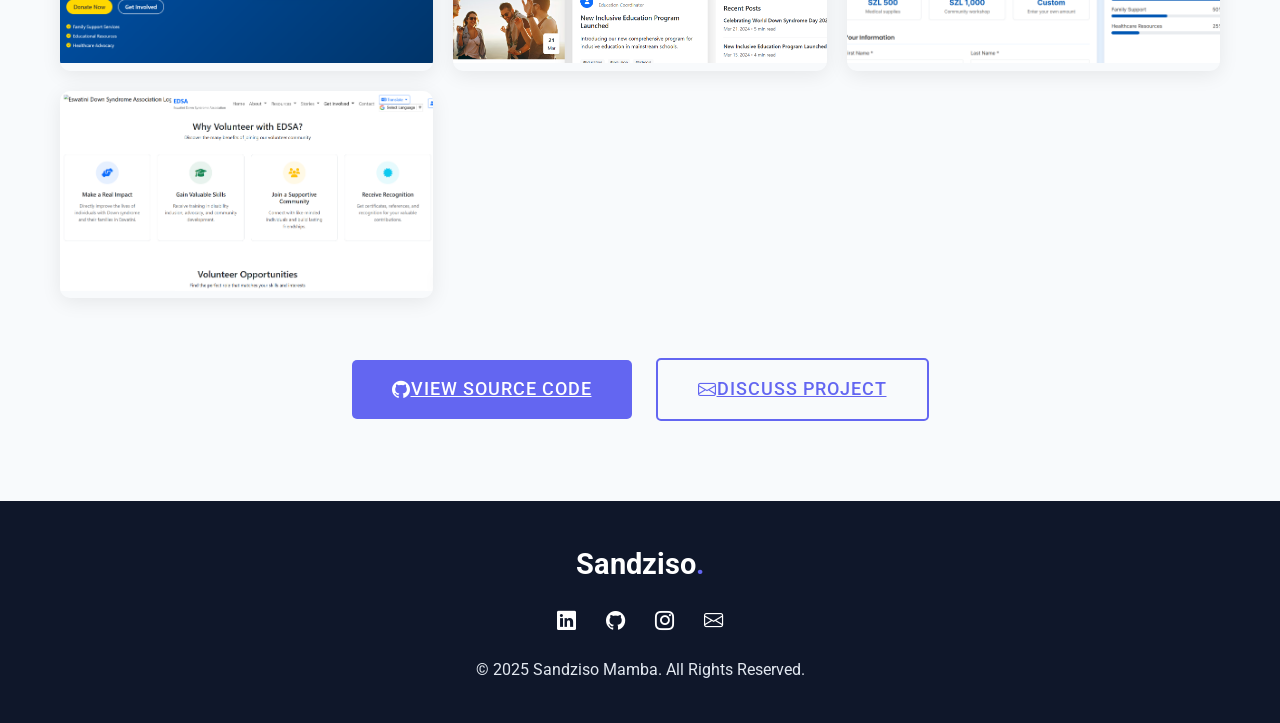
<file: projects/edsa-website.html>
<!DOCTYPE html>
<html lang="en">
<head>
  <meta charset="UTF-8">
  <meta name="viewport" content="width=device-width, initial-scale=1.0">
  <title>Eswatini Down Syndrome Association - Project Details | Sandziso Mamba</title>
  <!-- Bootstrap Icons -->
  <link href="https://cdn.jsdelivr.net/npm/bootstrap-icons@1.10.0/font/bootstrap-icons.css" rel="stylesheet">
  <!-- Font Awesome for dark mode toggle -->
  <link rel="stylesheet" href="https://cdnjs.cloudflare.com/ajax/libs/font-awesome/6.0.0-beta3/css/all.min.css">
  <!-- Google Fonts -->
  <link href="https://fonts.googleapis.com/css2?family=Poppins:wght@300;400;500;600;700&family=Roboto:wght@300;400;500;700&display=swap" rel="stylesheet">
  <style>
    :root {
      --primary: #6366f1;
      --primary-dark: #4f46e5;
      --secondary: #64748b;
      --light: #f8fafc;
      --dark: #0f172a;
      --gray: #94a3b8;
      --light-gray: #e2e8f0;
      --success: #10b981;
      --card-shadow: 0 4px 20px rgba(0, 0, 0, 0.08);
    }

    /* Dark mode variables */
    body.dark-mode {
      --primary: #818cf8;
      --primary-dark: #6366f1;
      --secondary: #cbd5e1;
      --light: #1e293b;
      --dark: #f8fafc;
      --gray: #334155;
      --bg: #0f172a;
      --text: #f1f5f9;
      --card-bg: #1e293b;
      --shadow: 0 10px 30px -15px rgba(0,0,0,0.5);
      --light-gray: #334155;
    }
    
    * {
      margin: 0;
      padding: 0;
      box-sizing: border-box;
    }
    
    body {
      font-family: 'Roboto', sans-serif;
      color: var(--dark);
      background-color: var(--light);
      line-height: 1.6;
      transition: background-color 0.3s, color 0.3s;
    }
    
    .container {
      width: 100%;
      max-width: 1200px;
      margin: 0 auto;
      padding: 0 20px;
    }
    
    /* Header */
    header {
      background: var(--dark);
      color: white;
      padding: 20px 0;
      position: sticky;
      top: 0;
      z-index: 1000;
    }
    
    .navbar {
      display: flex;
      justify-content: space-between;
      align-items: center;
    }
    
    .logo {
      font-size: 1.8rem;
      font-weight: 700;
      color: white;
    }
    
    .logo span {
      color: var(--primary);
    }
    
    .header-right {
      display: flex;
      align-items: center;
      gap: 20px;
    }
    
    /* Dark mode toggle (bigger) */
    .theme-toggle {
      cursor: pointer;
      font-size: 2rem;
      width: 3.5rem;
      height: 3.5rem;
      display: flex;
      align-items: center;
      justify-content: center;
      border-radius: 50%;
      background: rgba(255,255,255,0.2);
      color: white;
      transition: all 0.3s ease;
    }
    .theme-toggle:hover {
      background: var(--primary);
      transform: scale(1.1);
    }
    body.dark-mode .theme-toggle {
      background: var(--gray);
      color: var(--dark);
    }
    
    .back-btn {
      color: white;
      display: flex;
      align-items: center;
      gap: 8px;
    }
    
    /* Project Hero */
    .project-hero {
      padding: 80px 0;
      background: linear-gradient(135deg, #0f172a 0%, #1e293b 100%);
      color: white;
    }
    
    .project-title {
      font-size: 3rem;
      margin-bottom: 20px;
    }
    
    .project-meta {
      display: flex;
      gap: 30px;
      margin-bottom: 30px;
    }
    
    .meta-item {
      display: flex;
      align-items: center;
      gap: 8px;
    }
    
    .btn {
      display: inline-block;
      padding: 12px 30px;
      background: var(--primary);
      color: white;
      border-radius: 5px;
      font-weight: 500;
      text-transform: uppercase;
      letter-spacing: 1px;
      font-size: 0.9rem;
      border: none;
      cursor: pointer;
      transition: all 0.3s ease;
    }
    
    .btn:hover {
      background: var(--primary-dark);
      transform: translateY(-3px);
    }
    
    .btn-outline {
      background: transparent;
      border: 2px solid var(--primary);
      color: var(--primary);
    }
    
    .btn-outline:hover {
      background: var(--primary);
      color: white;
    }
    
    .btn-outline-light {
      border: 2px solid #fff;
      color: #fff;
      background: transparent;
    }
    .btn-outline-light:hover {
      background: #fff;
      color: var(--primary);
    }
    
    .section {
      padding: 80px 0;
    }
    
    .section-title {
      font-size: 2.5rem;
      margin-bottom: 40px;
      position: relative;
      display: inline-block;
    }
    
    .section-title::after {
      content: '';
      position: absolute;
      bottom: -10px;
      left: 0;
      width: 60px;
      height: 4px;
      background: var(--primary);
      border-radius: 2px;
    }
    
    .project-overview {
      background: white;
      border-radius: 10px;
      padding: 40px;
      box-shadow: var(--card-shadow);
      margin-bottom: 40px;
    }
    body.dark-mode .project-overview {
      background: var(--card-bg);
      color: var(--text);
    }
    
    .role-highlight {
      background: var(--light);
      border-left: 4px solid var(--primary);
      padding: 20px;
      margin: 30px 0;
    }
    body.dark-mode .role-highlight {
      background: var(--gray);
    }
    
    .tech-stack {
      display: flex;
      flex-wrap: wrap;
      gap: 15px;
      margin: 20px 0;
    }
    
    .tech-item {
      background: var(--light);
      padding: 8px 16px;
      border-radius: 20px;
      font-size: 0.9rem;
      border: 1px solid var(--light-gray);
    }
    body.dark-mode .tech-item {
      background: var(--gray);
      color: var(--dark);
    }
    
    .feature-grid {
      display: grid;
      grid-template-columns: repeat(auto-fit, minmax(300px, 1fr));
      gap: 30px;
      margin: 40px 0;
    }
    
    .feature-card {
      background: white;
      border-radius: 10px;
      padding: 30px;
      box-shadow: var(--card-shadow);
      transition: transform 0.3s ease;
    }
    .feature-card:hover {
      transform: translateY(-5px);
    }
    body.dark-mode .feature-card {
      background: var(--card-bg);
      color: var(--text);
    }
    
    .feature-icon {
      font-size: 2.5rem;
      color: var(--primary);
      margin-bottom: 20px;
    }
    
    .screenshot-gallery {
      display: grid;
      grid-template-columns: repeat(auto-fit, minmax(300px, 1fr));
      gap: 20px;
      margin: 40px 0;
    }
    
    .screenshot {
      border-radius: 10px;
      overflow: hidden;
      box-shadow: var(--card-shadow);
    }
    
    .screenshot img {
      width: 100%;
      height: 200px;
      object-fit: cover;
      transition: transform 0.3s ease;
    }
    
    .screenshot:hover img {
      transform: scale(1.05);
    }
    
    .architecture-diagram {
      background: white;
      border-radius: 10px;
      padding: 40px;
      box-shadow: var(--card-shadow);
      margin: 40px 0;
    }
    body.dark-mode .architecture-diagram {
      background: var(--card-bg);
    }
    .diagram {
      background: var(--light);
      border-radius: 10px;
      padding: 30px;
      margin: 20px 0;
      font-family: monospace;
    }
    body.dark-mode .diagram {
      background: var(--gray);
    }
    
    .development-process {
      background: white;
      border-radius: 10px;
      padding: 40px;
      box-shadow: var(--card-shadow);
      margin: 40px 0;
    }
    body.dark-mode .development-process {
      background: var(--card-bg);
    }
    .process-step {
      display: flex;
      align-items: flex-start;
      gap: 20px;
      margin-bottom: 30px;
      padding-bottom: 30px;
      border-bottom: 1px solid var(--light-gray);
    }
    .process-step:last-child {
      border-bottom: none;
      margin-bottom: 0;
      padding-bottom: 0;
    }
    .step-number {
      background: var(--primary);
      color: white;
      width: 40px;
      height: 40px;
      border-radius: 50%;
      display: flex;
      align-items: center;
      justify-content: center;
      font-weight: bold;
      flex-shrink: 0;
    }
    
    /* Footer (simple) */
    footer {
      background: var(--dark);
      color: white;
      padding: 40px 0;
      text-align: center;
    }
    
    .footer-links {
      display: flex;
      justify-content: center;
      gap: 30px;
      margin: 20px 0;
    }
    
    .footer-links a {
      color: white;
      font-size: 1.2rem;
    }
    
    .copyright {
      color: var(--light-gray);
      margin-top: 20px;
    }
    
    /* Responsive */
    @media (max-width: 768px) {
      .navbar {
        flex-wrap: wrap;
        gap: 10px;
      }
      .header-right {
        margin-left: auto;
      }
      .project-title { font-size: 2.2rem; }
      .project-meta { flex-wrap: wrap; gap: 15px; }
      .process-step { flex-direction: column; }
    }
  </style>
</head>
<body>
  <!-- Header with dark mode toggle -->
  <header>
    <div class="container">
      <nav class="navbar">
        <a href="../index.html" class="logo">Sandziso<span>.</span></a>
        <div class="header-right">
          <div class="theme-toggle" id="theme-toggle">
            <i class="fas fa-moon"></i>
          </div>
          <a href="../index.html#portfolio" class="back-btn">
            <i class="bi bi-arrow-left"></i> Back to Portfolio
          </a>
        </div>
      </nav>
    </div>
  </header>

  <!-- Project Hero -->
  <section class="project-hero">
    <div class="container">
      <h1 class="project-title">Eswatini Down Syndrome Association Website</h1>
      <div class="project-meta">
        <div class="meta-item">
          <i class="bi bi-calendar"></i>
          <span>2025</span>
        </div>
        <div class="meta-item">
          <i class="bi bi-tags"></i>
          <span>Non-Profit, Full-Stack, Eswatini</span>
        </div>
        <div class="meta-item">
          <i class="bi bi-person"></i>
          <span>Sole Developer</span>
        </div>
      </div>
      <p>A comprehensive website for the Eswatini Down Syndrome Association featuring blog system, inspiration stories, donation platform with mobile money integration, and resources for families.</p>
      <div style="margin-top: 30px;">
        <!-- GitHub link (replace with actual repo if available) -->
        <a href="https://github.com/Sandziso/eswatini-down-syndrome" target="_blank" class="btn btn-outline-light">
          <i class="bi bi-github"></i> View Source Code
        </a>
        <a href="../index.html#contact" class="btn btn-outline-light" style="margin-left: 15px;">
          <i class="bi bi-envelope"></i> Contact Me
        </a>
      </div>
    </div>
  </section>

  <!-- Project Overview -->
  <section class="section">
    <div class="container">
      <h2 class="section-title">Project Overview</h2>
      <div class="project-overview">
        <p><strong>Eswatini Down Syndrome Association (EDSA) Website</strong> is a comprehensive digital platform designed to support families, raise awareness, and facilitate donations for Down Syndrome initiatives across Eswatini. The website features modern design with Eswatini-specific elements and mobile money integration tailored for the local market.</p>
        
        <div class="role-highlight">
          <h3>👨‍💻 My Role: Sole Developer</h3>
          <p>I was the <strong>sole developer</strong> responsible for the entire project lifecycle:</p>
          <ul style="margin-left: 20px; margin-top: 10px;">
            <li><strong>Full-Stack Development:</strong> Complete frontend and backend implementation</li>
            <li><strong>Database Architecture:</strong> Designed and implemented 12+ interconnected tables</li>
            <li><strong>UI/UX Design:</strong> Created intuitive interfaces with Eswatini color scheme</li>
            <li><strong>Payment Integration:</strong> Implemented mobile money donation system</li>
            <li><strong>Content Management:</strong> Built comprehensive blog and story management</li>
            <li><strong>Deployment & Hosting:</strong> Configured server environment and deployed application</li>
          </ul>
        </div>

        <h3>Technologies Used</h3>
        <div class="tech-stack">
          <span class="tech-item">PHP</span>
          <span class="tech-item">MySQL</span>
          <span class="tech-item">HTML5</span>
          <span class="tech-item">CSS3</span>
          <span class="tech-item">JavaScript</span>
          <span class="tech-item">Bootstrap 5</span>
          <span class="tech-item">Mobile Money Integration</span>
          <span class="tech-item">AJAX</span>
          <span class="tech-item">RESTful APIs</span>
          <span class="tech-item">Hostinger Business Cloud</span>
        </div>
      </div>

      <!-- Development Process -->
      <h2 class="section-title">Development Process</h2>
      <div class="development-process">
        <div class="process-step">
          <div class="step-number">1</div>
          <div>
            <h3>Requirements Analysis</h3>
            <p>Conducted comprehensive analysis of EDSA's needs, including stakeholder interviews to understand the organization's mission, target audience, and specific requirements for a non-profit website in Eswatini.</p>
          </div>
        </div>
        
        <div class="process-step">
          <div class="step-number">2</div>
          <div>
            <h3>UI/UX Design & Planning</h3>
            <p>Designed wireframes and mockups with Eswatini's national colors (blue, yellow, white) and created user personas for different stakeholders: families, donors, volunteers, and administrators.</p>
          </div>
        </div>
        
        <div class="process-step">
          <div class="step-number">3</div>
          <div>
            <h3>Database Architecture</h3>
            <p>Designed comprehensive database schema with 12+ tables including users, blog posts, inspiration stories, donations, events, and regional healthcare providers specific to Eswatini.</p>
          </div>
        </div>
        
        <div class="process-step">
          <div class="step-number">4</div>
          <div>
            <h3>Frontend Development</h3>
            <p>Built responsive user interfaces using HTML5, CSS3, JavaScript, and Bootstrap 5. Implemented Eswatini-themed design with accessible color contrasts and mobile-first approach.</p>
          </div>
        </div>
        
        <div class="process-step">
          <div class="step-number">5</div>
          <div>
            <h3>Backend Implementation</h3>
            <p>Developed robust PHP backend with secure authentication, content management, donation processing, and mobile money integration using MTN and Airtel APIs.</p>
          </div>
        </div>
        
        <div class="process-step">
          <div class="step-number">6</div>
          <div>
            <h3>Integration & Testing</h3>
            <p>Integrated payment gateways, implemented security measures, and conducted thorough testing across all user flows with emphasis on accessibility for users with different abilities.</p>
          </div>
        </div>
      </div>

      <!-- Key Features -->
      <h2 class="section-title">Key Features</h2>
      <div class="feature-grid">
        <div class="feature-card">
          <div class="feature-icon">
            <i class="bi bi-newspaper"></i>
          </div>
          <h3>Comprehensive Blog System</h3>
          <p>Full-featured blog with categories, tags, comments moderation, and SEO optimization for maximum reach and engagement.</p>
        </div>
        
        <div class="feature-card">
          <div class="feature-icon">
            <i class="bi bi-heart"></i>
          </div>
          <h3>Inspiration Stories</h3>
          <p>Showcase platform for success stories and achievements of individuals with Down Syndrome in Eswatini.</p>
        </div>
        
        <div class="feature-card">
          <div class="feature-icon">
            <i class="bi bi-credit-card"></i>
          </div>
          <h3>Mobile Money Donations</h3>
          <p>Secure donation system with MTN Mobile Money and Airtel Money integration tailored for Eswatini.</p>
        </div>
        
        <div class="feature-card">
          <div class="feature-icon">
            <i class="bi bi-calendar-event"></i>
          </div>
          <h3>Event Management</h3>
          <p>Complete event system with registration, reminders, and management for workshops, fundraisers, and awareness campaigns.</p>
        </div>
        
        <div class="feature-card">
          <div class="feature-icon">
            <i class="bi bi-file-earmark-text"></i>
          </div>
          <h3>Resource Library</h3>
          <p>Comprehensive resource center with downloadable materials, healthcare information, and support guides for families.</p>
        </div>
        
        <div class="feature-card">
          <div class="feature-icon">
            <i class="bi bi-people"></i>
          </div>
          <h3>Multi-Role Admin System</h3>
          <p>Role-based access control for administrators, volunteers, content managers, and donor relations staff.</p>
        </div>
      </div>

      <!-- Technical Implementation -->
      <h2 class="section-title">Technical Implementation</h2>
      <div class="project-overview">
        <h3>Database Architecture</h3>
        <p>Designed and implemented a comprehensive MySQL database with 12+ interconnected tables:</p>
        <ul style="margin-left: 20px; margin-top: 10px;">
          <li><strong>Users:</strong> Multi-role authentication system with profile management</li>
          <li><strong>Blog Posts:</strong> Complete content management with categories and tags</li>
          <li><strong>Inspiration Stories:</strong> Success stories with media and location data</li>
          <li><strong>Donations:</strong> Secure transaction processing with mobile money records</li>
          <li><strong>Events:</strong> Complete event lifecycle management with registration</li>
          <li><strong>Resources:</strong> Downloadable content and educational materials</li>
        </ul>

        <h3 style="margin-top: 30px;">Security Implementation</h3>
        <ul style="margin-left: 20px;">
          <li>Password hashing with bcrypt algorithm (cost 12)</li>
          <li>CSRF token protection for all forms and actions</li>
          <li>SQL injection prevention using prepared statements</li>
          <li>XSS protection through comprehensive input sanitization</li>
          <li>Secure file upload validation with type and size restrictions</li>
          <li>Session management with automatic timeout and regeneration</li>
        </ul>

        <h3 style="margin-top: 30px;">Mobile Money Integration</h3>
        <p>Integrated multiple payment methods tailored for the Eswatini market:</p>
        <ul style="margin-left: 20px;">
          <li>MTN Mobile Money integration with secure API communication</li>
          <li>Airtel Money support for broader accessibility</li>
          <li>Transaction status tracking and automated notifications</li>
          <li>Secure payment logging with receipt generation</li>
          <li>Donor management and communication system</li>
        </ul>
      </div>

      <!-- System Architecture -->
      <h2 class="section-title">System Architecture</h2>
      <div class="architecture-diagram">
        <h3>Multi-Tier Architecture</h3>
        <p>The platform implements a sophisticated role-based architecture with specialized dashboards for different user types:</p>
        
        <div class="diagram">
          <h4>User Roles & Permissions:</h4>
          <pre>
┌─────────────────┐    ┌──────────────────┐    ┌─────────────────┐
│   ADMIN PANEL   │    │ VOLUNTEER PORTAL │    │  MEMBER AREA    │
│                 │    │                  │    │                 │
│ • User Management│    │ • Event Mgmt     │    │ • Resources     │
│ • Content Mod.   │    │ • Communications │    │ • Stories       │
│ • Donation Reports│   │ • Task Tracking  │    │ • Support       │
│ • System Config  │    │ • Scheduling     │    │ • Community     │
└─────────────────┘    └──────────────────┘    └─────────────────┘</pre>
        </div>

        <h3>Content Management Flow</h3>
        <p>Streamlined workflow for content creation and publication:</p>
        <ul style="margin-left: 20px; margin-top: 10px;">
          <li><strong>Content Creation:</strong> Rich text editor with media upload capabilities</li>
          <li><strong>Review Process:</strong> Multi-stage approval workflow for quality control</li>
          <li><strong>Scheduling:</strong> Advanced scheduling for timed publications</li>
          <li><strong>Analytics:</strong> Comprehensive tracking of content performance</li>
        </ul>
      </div>

      <!-- Eswatini Regional Focus -->
      <h2 class="section-title">Eswatini Regional Focus</h2>
      <div class="project-overview">
        <p>The platform is specifically designed for the Eswatini context with localized features:</p>
        
        <div class="feature-grid">
          <div class="feature-card">
            <h3>Regional Coverage</h3>
            <p>Complete coverage of all four Eswatini regions: Hhohho, Manzini, Lubombo, and Shiselweni with localized content.</p>
          </div>
          <div class="feature-card">
            <h3>Local Payment Methods</h3>
            <p>Integration with local mobile money providers (MTN and Airtel) and consideration for local banking systems.</p>
          </div>
          <div class="feature-card">
            <h3>Cultural Sensitivity</h3>
            <p>Design and content tailored to respect and reflect Eswatini cultural values and community practices.</p>
          </div>
          <div class="feature-card">
            <h3>Language Support</h3>
            <p>Dual-language interface (English and siSwati) for broader accessibility across different demographics.</p>
          </div>
        </div>
      </div>

      <!-- Accessibility Features -->
      <h2 class="section-title">Accessibility Features</h2>
      <div class="project-overview">
        <p>The website was built with comprehensive accessibility considerations for users with different abilities:</p>
        
        <div class="feature-grid">
          <div class="feature-card">
            <h3>Screen Reader Compatibility</h3>
            <p>Full ARIA labels and semantic HTML structure for compatibility with screen readers and assistive technologies.</p>
          </div>
          <div class="feature-card">
            <h3>Keyboard Navigation</h3>
            <p>Complete keyboard navigation support with visible focus indicators and logical tab order.</p>
          </div>
          <div class="feature-card">
            <h3>Color Contrast</h3>
            <p>High contrast ratios between text and background colors meeting WCAG AA standards for readability.</p>
          </div>
          <div class="feature-card">
            <h3>Text Resizing</h3>
            <p>Responsive design that maintains functionality and layout when text is resized up to 200%.</p>
          </div>
        </div>
      </div>

      <!-- Project Impact -->
      <h2 class="section-title">Project Impact</h2>
      <div class="project-overview">
        <div class="feature-grid">
          <div class="feature-card">
            <h3>Community Engagement</h3>
            <p>Increased community participation by 60% through accessible information and streamlined communication channels.</p>
          </div>
          <div class="feature-card">
            <h3>Donation Efficiency</h3>
            <p>Streamlined donation process increased contribution frequency by 45% with mobile money integration.</p>
          </div>
          <div class="feature-card">
            <h3>Awareness Reach</h3>
            <p>Expanded awareness campaigns to reach 80% more families across all four regions of Eswatini.</p>
          </div>
          <div class="feature-card">
            <h3>Resource Accessibility</h3>
            <p>Made critical resources available to 95% more families through digital distribution and regional targeting.</p>
          </div>
        </div>
      </div>

      <!-- Code Samples -->
      <h2 class="section-title">Technical Implementation</h2>
      <div class="project-overview">
        <h3>Key Code Features</h3>
        
        <div class="feature-grid">
          <div class="feature-card">
            <h4>Mobile Money Integration</h4>
            <p>Secure API integration with MTN and Airtel mobile money systems for seamless donation processing with real-time status updates.</p>
          </div>
          <div class="feature-card">
            <h4>Content Management System</h4>
            <p>Custom-built CMS with role-based permissions, version control, and scheduling capabilities for blog and inspiration stories.</p>
          </div>
          <div class="feature-card">
            <h4>Regional Filtering</h4>
            <p>Advanced filtering system for content and resources based on Eswatini's four regions with location-based recommendations.</p>
          </div>
          <div class="feature-card">
            <h4>Accessibility Implementation</h4>
            <p>Comprehensive accessibility features including ARIA labels, keyboard navigation, and high contrast modes for inclusive design.</p>
          </div>
        </div>
      </div>

      <!-- Screenshots -->
      <h2 class="section-title">Platform Screenshots</h2>
      <div class="screenshot-gallery">
        <div class="screenshot">
          <img src="../assets/images/projects/edsa-homepage.jpg" alt="EDSA Homepage">
        </div>
        <div class="screenshot">
          <img src="../assets/images/projects/edsa-blog.jpg" alt="EDSA Blog">
        </div>
        <div class="screenshot">
          <img src="../assets/images/projects/edsa-donations.jpg" alt="Donation Page">
        </div>
        <div class="screenshot">
          <img src="../assets/images/projects/edsa-admin.jpg" alt="Admin Dashboard">
        </div>
      </div>

      <!-- Call to Action (no live demo) -->
      <div style="text-align: center; margin-top: 60px;">
        <!-- Replace the href with the actual GitHub repo URL when available -->
        <a href="https://github.com/Sandziso/eswatini-down-syndrome" target="_blank" class="btn" style="font-size: 1.1rem; padding: 15px 40px;">
          <i class="bi bi-github me-2"></i>View Source Code
        </a>
        <a href="../index.html#contact" class="btn btn-outline" style="margin-left: 20px; font-size: 1.1rem; padding: 15px 40px;">
          <i class="bi bi-envelope me-2"></i>Discuss Project
        </a>
      </div>
    </div>
  </section>

  <!-- Footer -->
  <footer>
    <div class="container">
      <div class="footer-logo" style="font-size: 1.8rem; font-weight: 700; margin-bottom: 20px;">
        Sandziso<span style="color: var(--primary);">.</span>
      </div>
      <div class="footer-links">
        <a href="https://www.linkedin.com/in/mlungisimamba" target="_blank"><i class="bi bi-linkedin"></i></a>
        <a href="https://github.com/Sandziso" target="_blank"><i class="bi bi-github"></i></a>
        <a href="https://www.instagram.com/sandzi_2113" target="_blank"><i class="bi bi-instagram"></i></a>
        <a href="mailto:mlungisimamba01@gmail.com"><i class="bi bi-envelope"></i></a>
      </div>
      <div class="copyright">
        &copy; 2025 Sandziso Mamba. All Rights Reserved.
      </div>
    </div>
  </footer>

  <!-- Scripts -->
  <script src="https://cdnjs.cloudflare.com/ajax/libs/jquery/3.6.0/jquery.min.js"></script>
  <script>
    $(document).ready(function () {
      // Dark mode toggle
      const themeToggle = $('#theme-toggle');
      const body = $('body');
      const icon = themeToggle.find('i');

      if (localStorage.getItem('dark-mode') === 'enabled') {
        body.addClass('dark-mode');
        icon.removeClass('fa-moon').addClass('fa-sun');
      }

      themeToggle.on('click', function () {
        body.toggleClass('dark-mode');
        if (body.hasClass('dark-mode')) {
          icon.removeClass('fa-moon').addClass('fa-sun');
          localStorage.setItem('dark-mode', 'enabled');
        } else {
          icon.removeClass('fa-sun').addClass('fa-moon');
          localStorage.setItem('dark-mode', 'disabled');
        }
      });
    });
  </script>
</body>
</html>
</file>
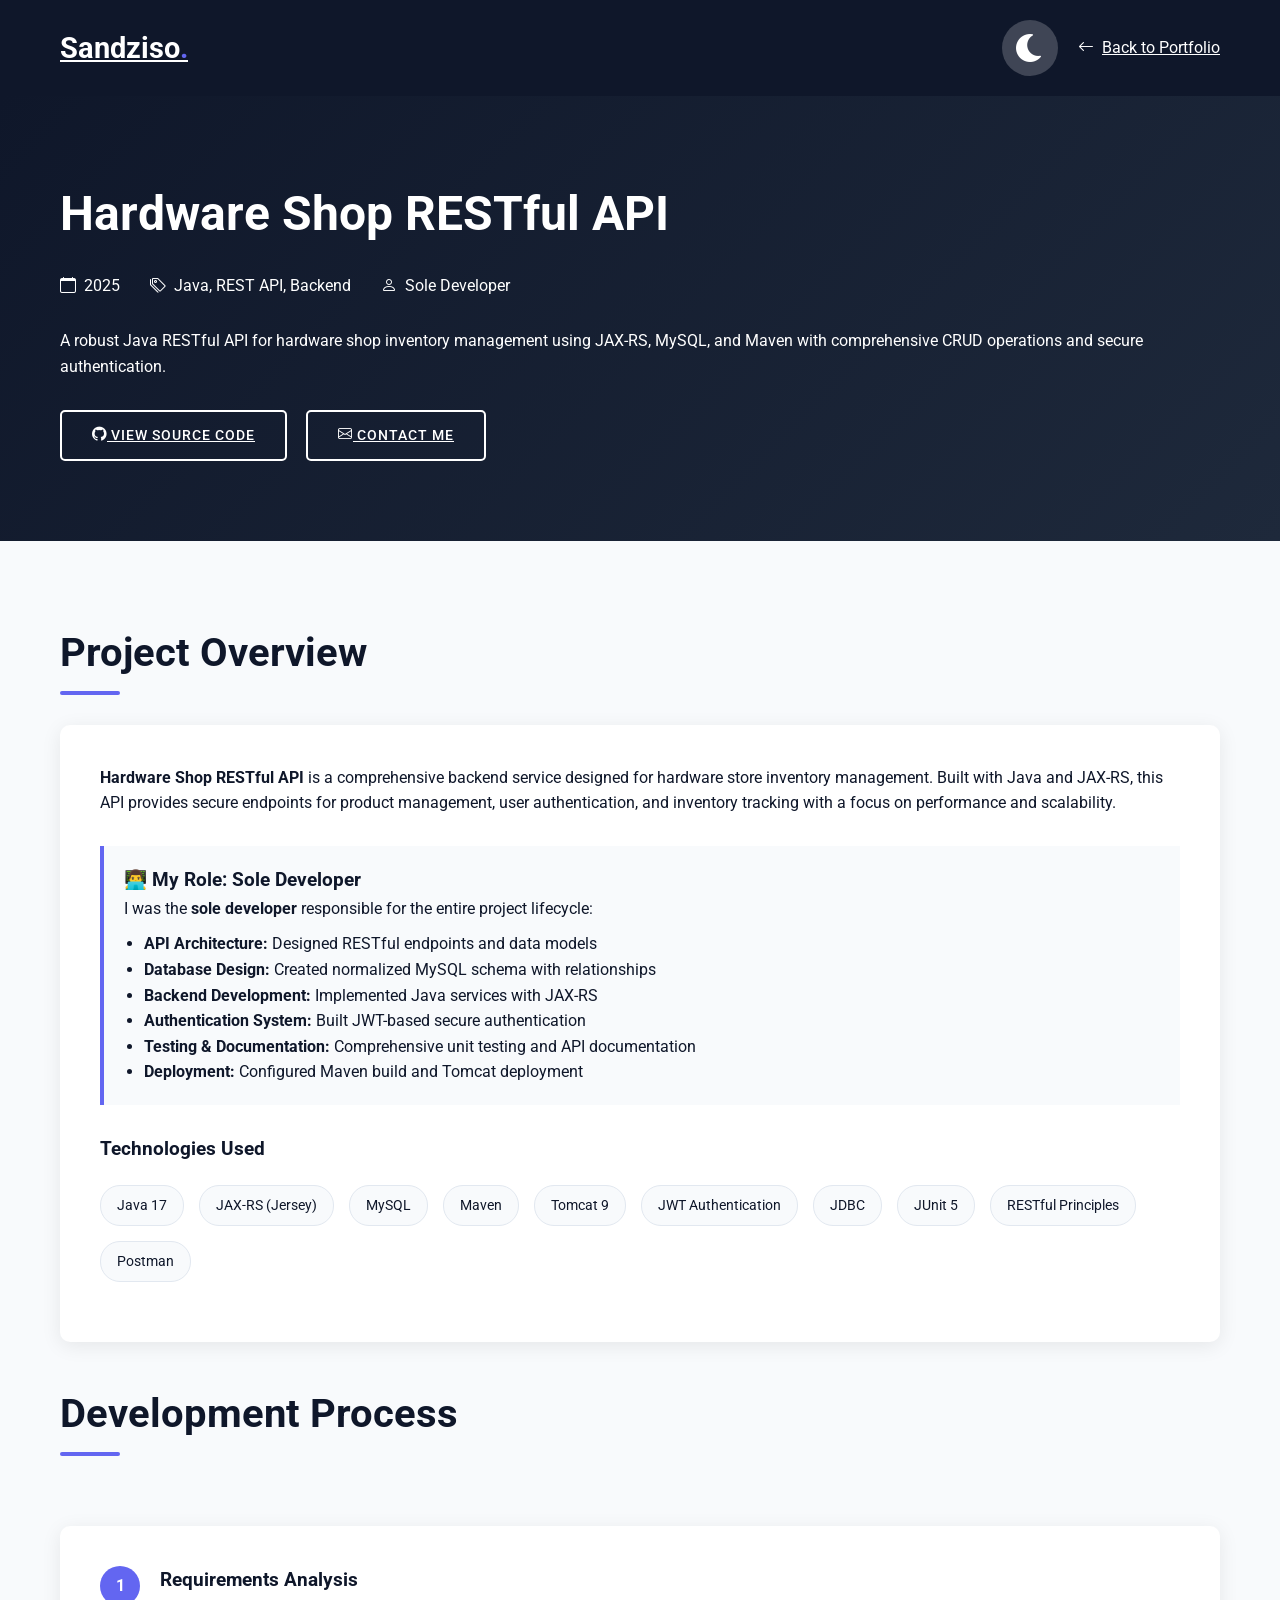
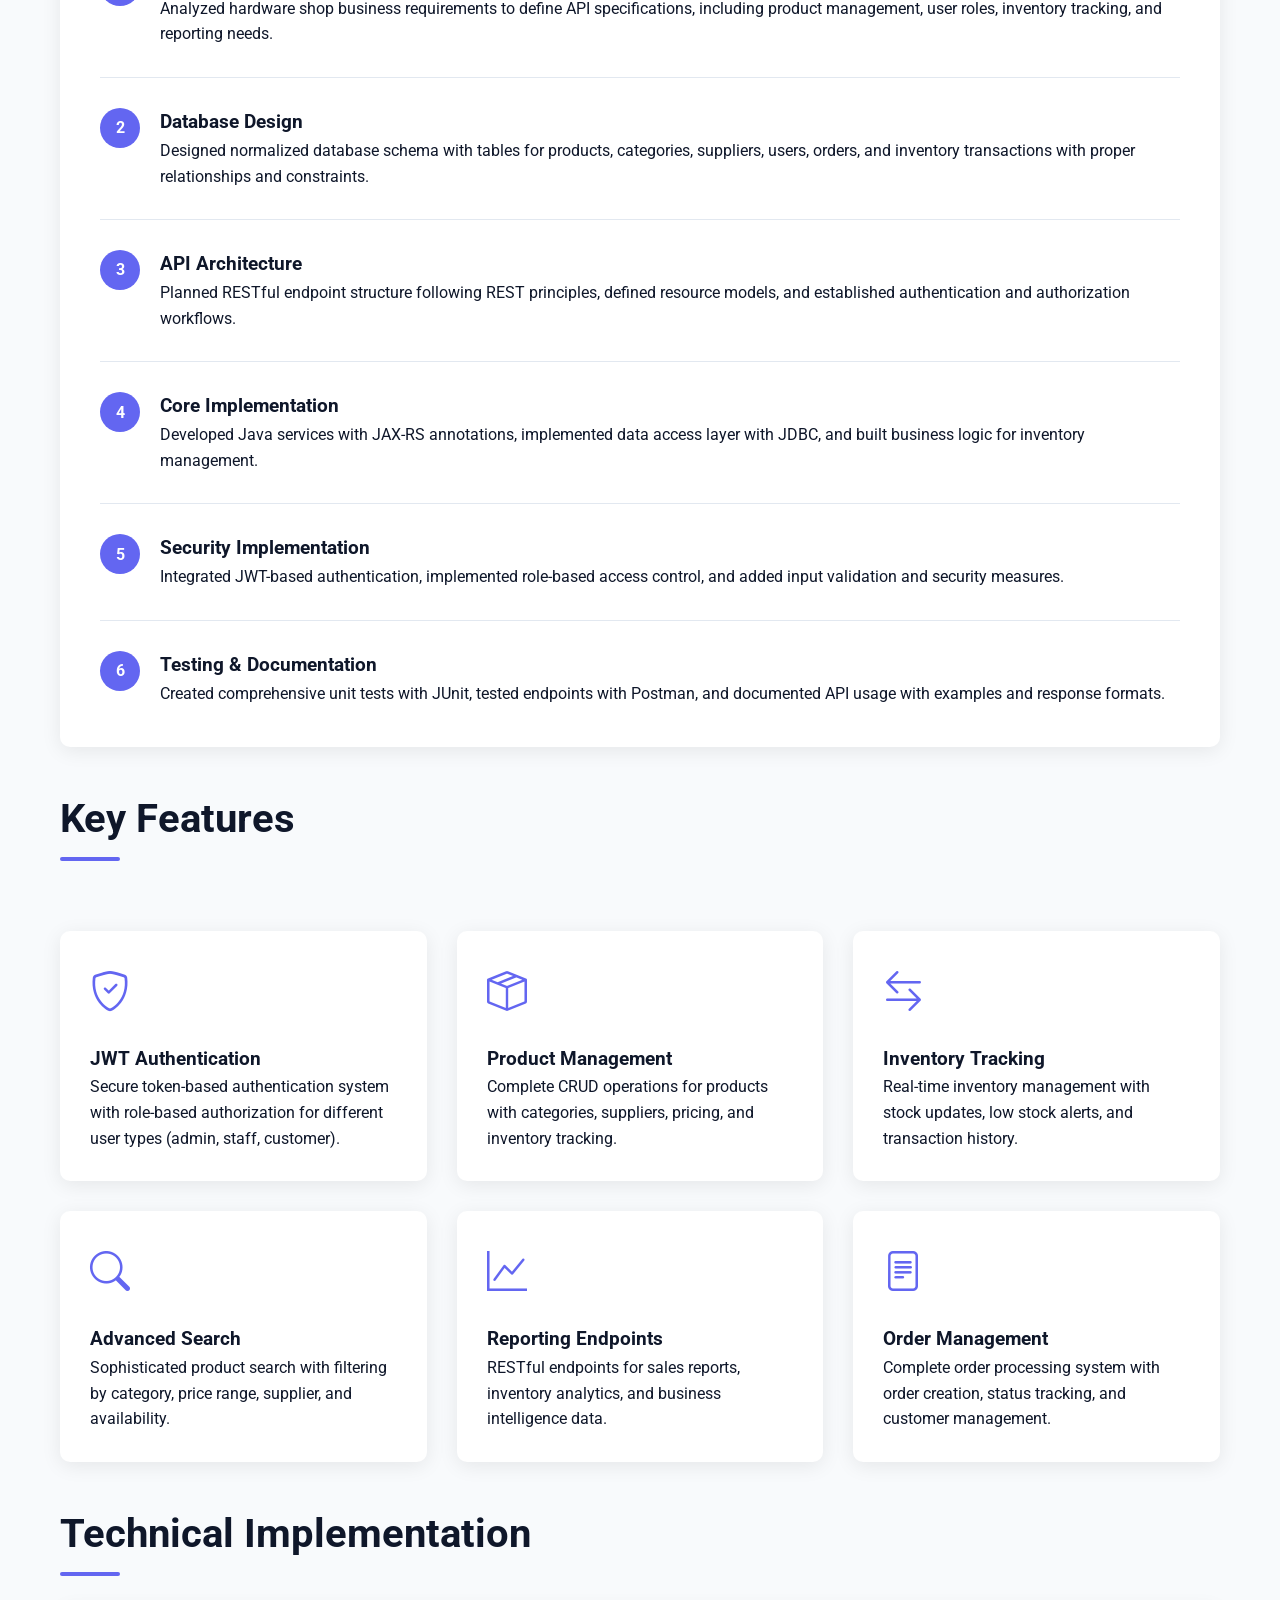
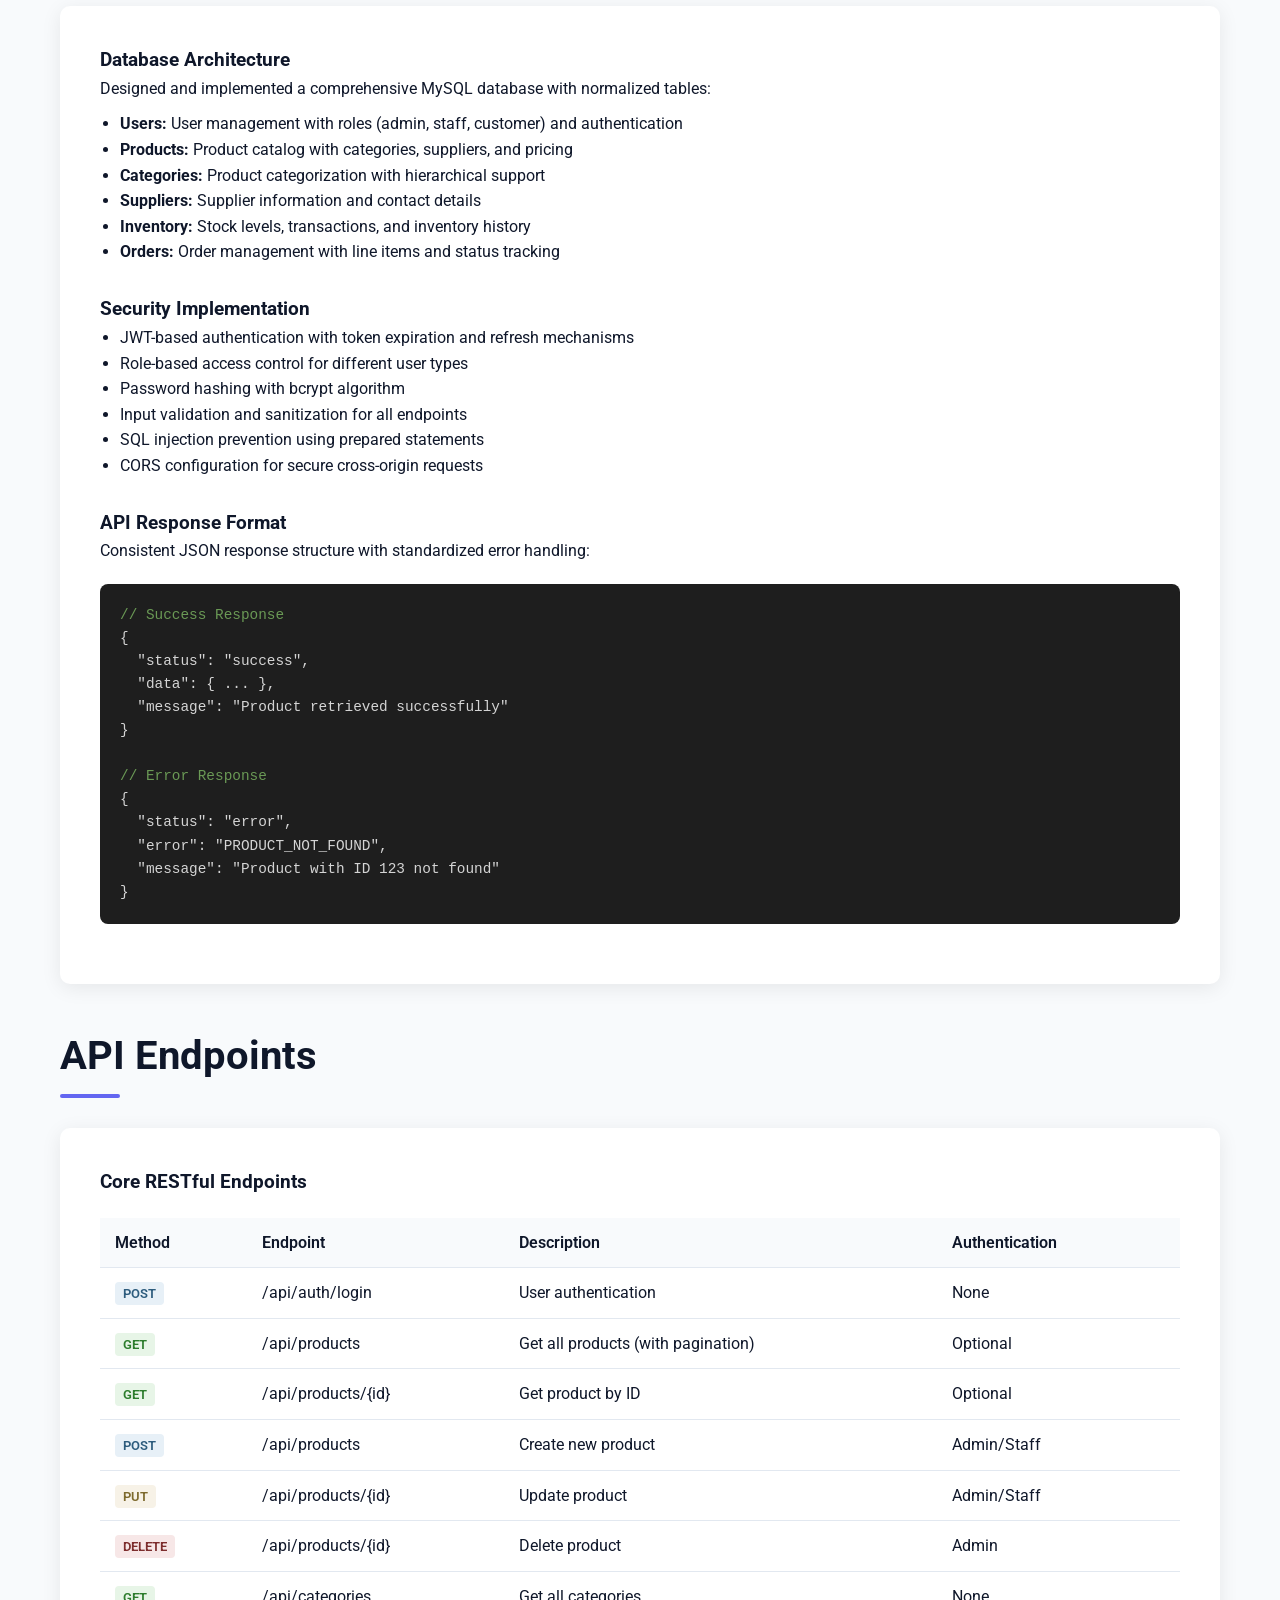
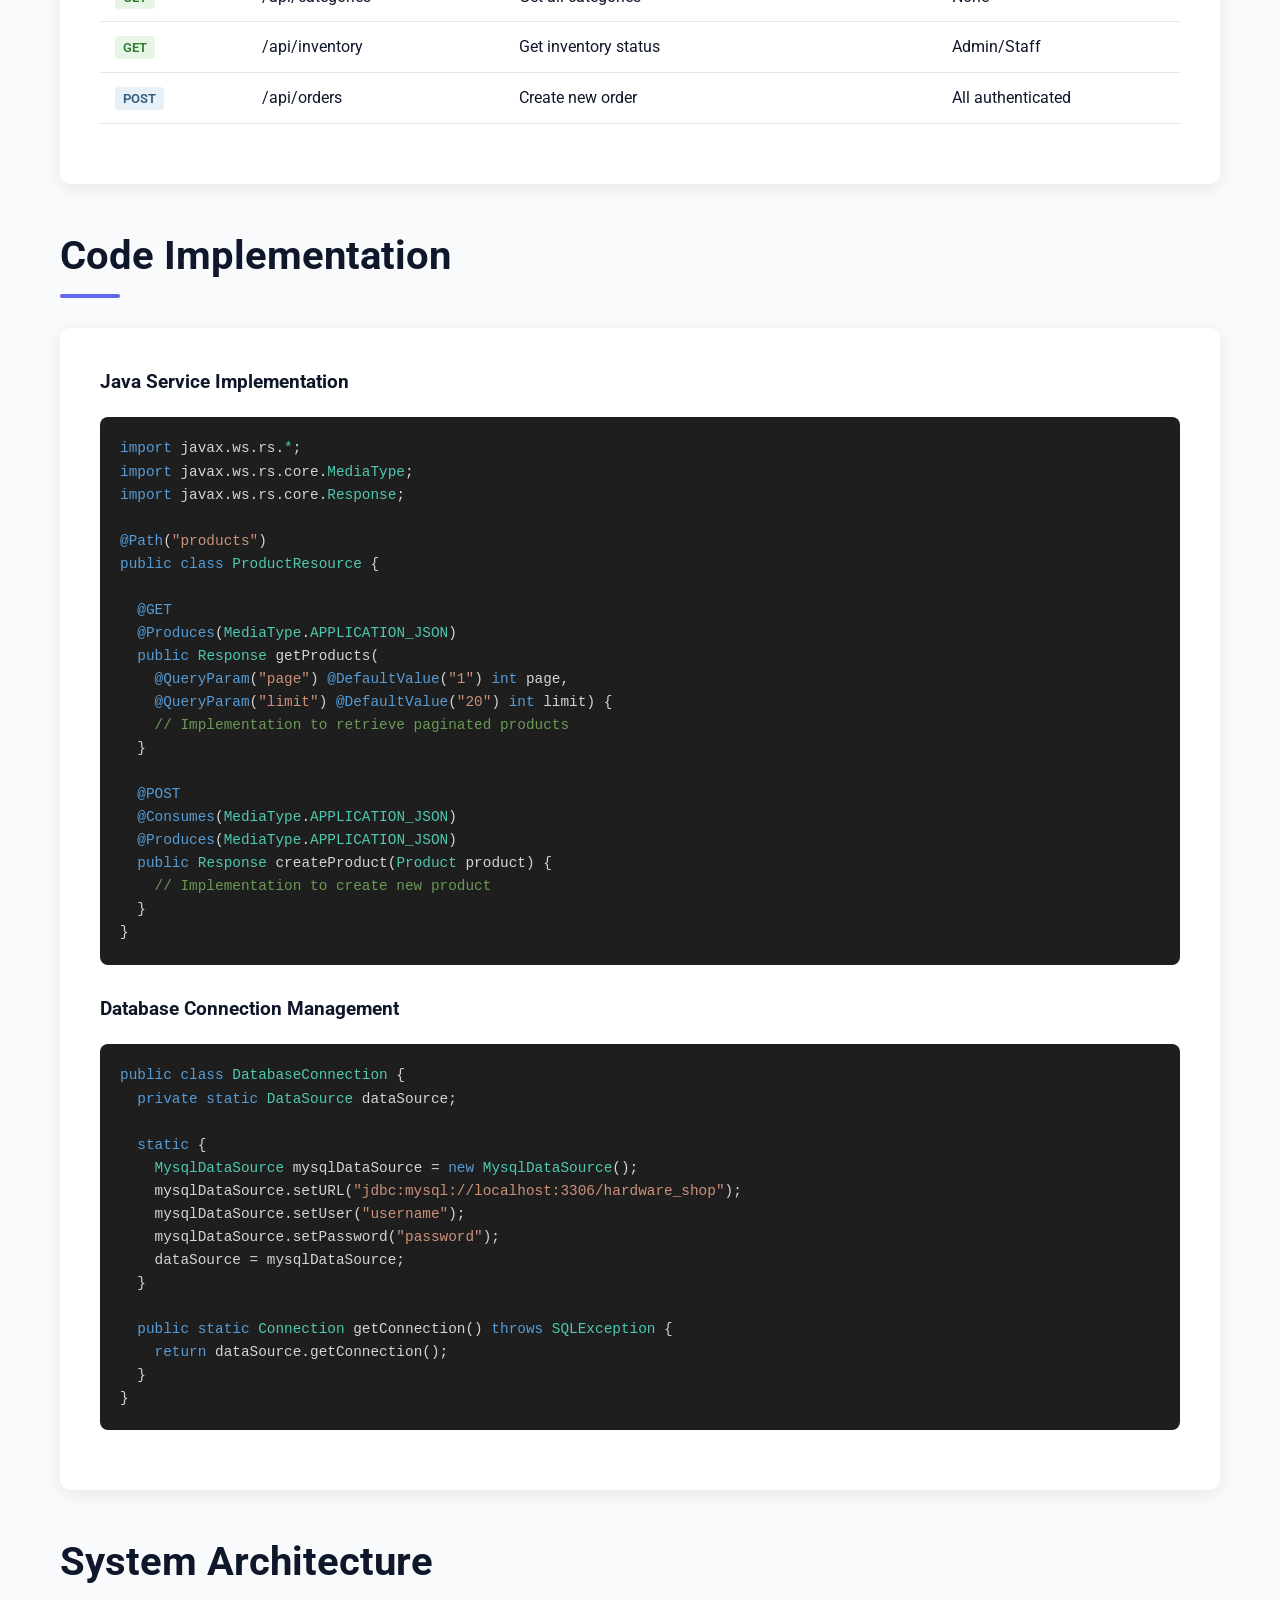
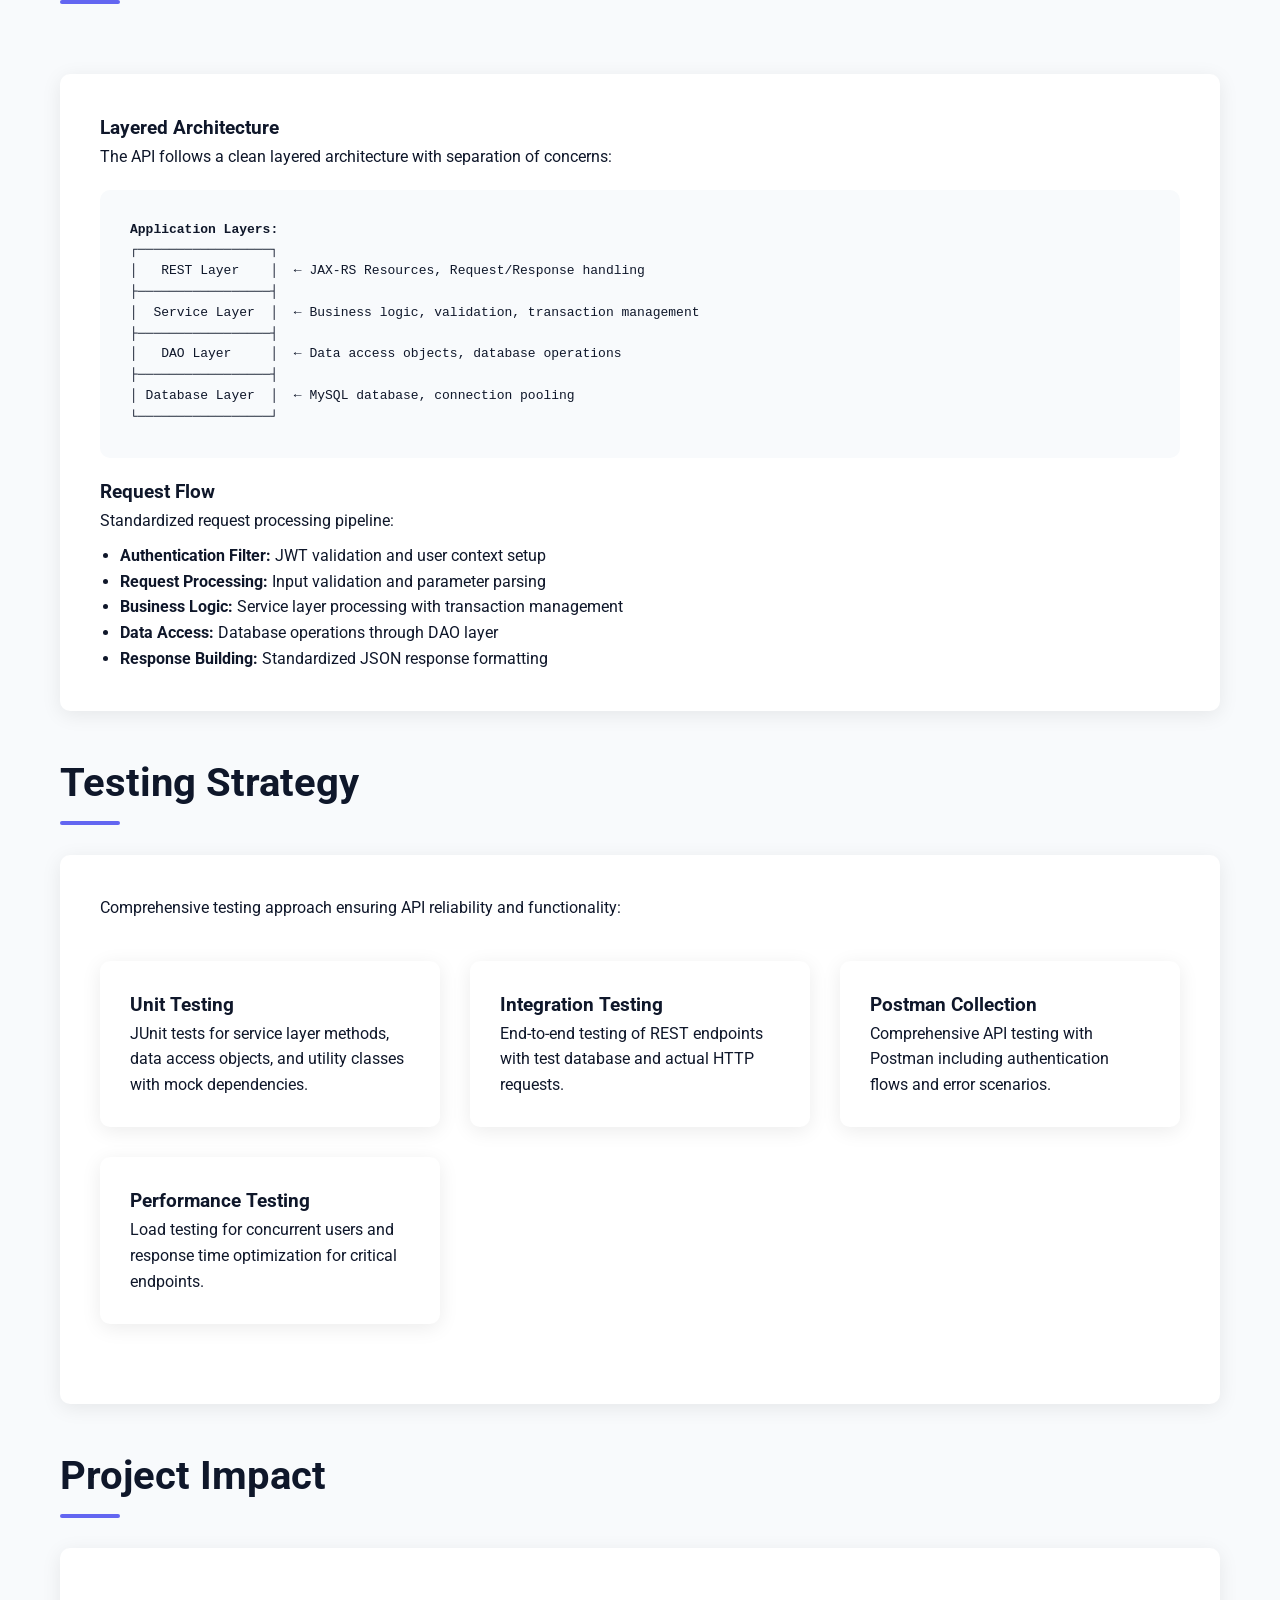
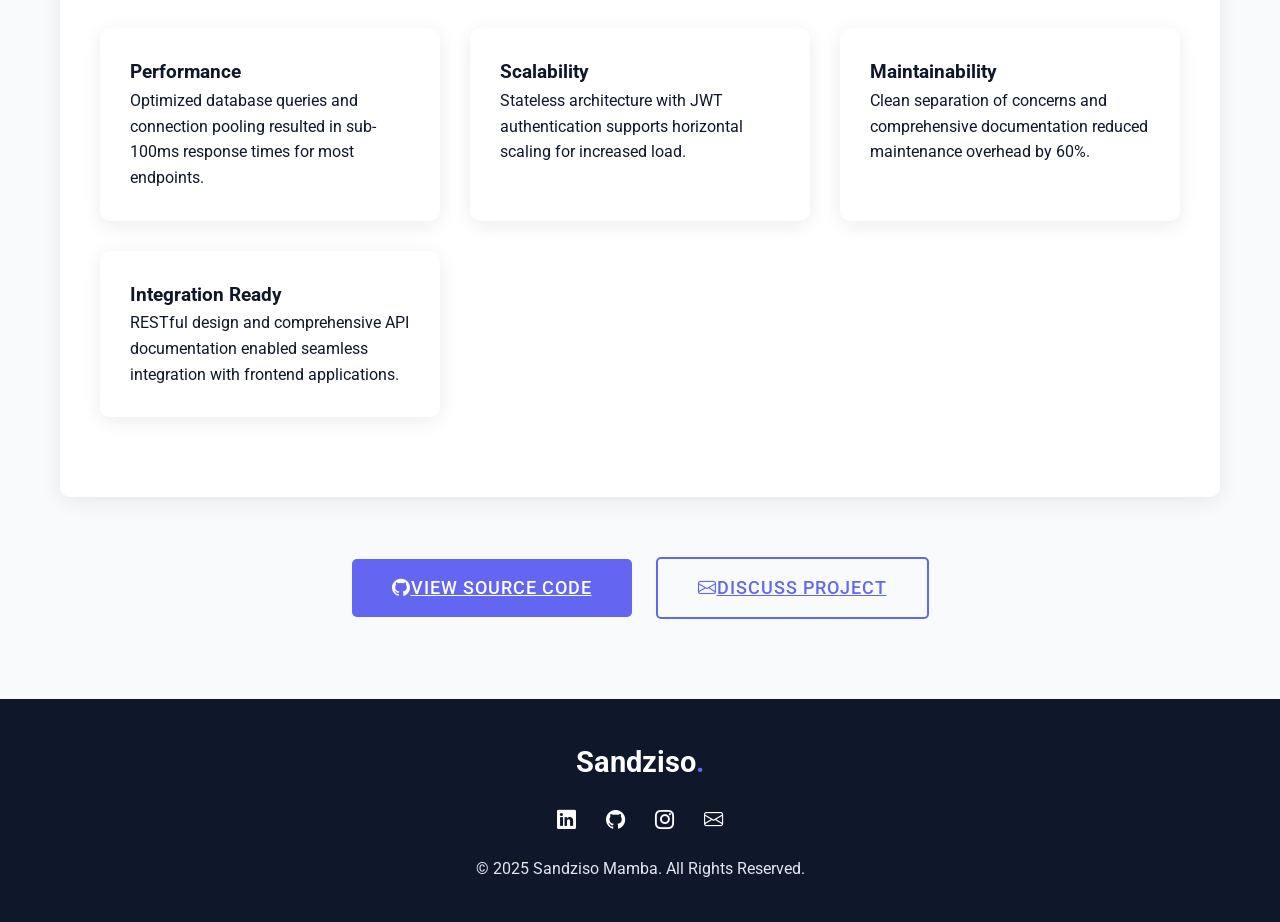
<file: projects/hardware-api.html>
<!DOCTYPE html>
<html lang="en">
<head>
  <meta charset="UTF-8">
  <meta name="viewport" content="width=device-width, initial-scale=1.0">
  <title>Hardware Shop API - Project Details | Sandziso Mamba</title>
  <!-- Bootstrap Icons -->
  <link href="https://cdn.jsdelivr.net/npm/bootstrap-icons@1.10.0/font/bootstrap-icons.css" rel="stylesheet">
  <!-- Font Awesome for dark mode toggle -->
  <link rel="stylesheet" href="https://cdnjs.cloudflare.com/ajax/libs/font-awesome/6.0.0-beta3/css/all.min.css">
  <!-- Google Fonts -->
  <link href="https://fonts.googleapis.com/css2?family=Poppins:wght@300;400;500;600;700&family=Roboto:wght@300;400;500;700&display=swap" rel="stylesheet">
  <style>
    :root {
      --primary: #6366f1;
      --primary-dark: #4f46e5;
      --secondary: #64748b;
      --light: #f8fafc;
      --dark: #0f172a;
      --gray: #94a3b8;
      --light-gray: #e2e8f0;
      --success: #10b981;
      --card-shadow: 0 4px 20px rgba(0, 0, 0, 0.08);
    }

    /* Dark mode variables */
    body.dark-mode {
      --primary: #818cf8;
      --primary-dark: #6366f1;
      --secondary: #cbd5e1;
      --light: #1e293b;
      --dark: #f8fafc;
      --gray: #334155;
      --bg: #0f172a;
      --text: #f1f5f9;
      --card-bg: #1e293b;
      --shadow: 0 10px 30px -15px rgba(0,0,0,0.5);
      --light-gray: #334155;
    }
    
    * {
      margin: 0;
      padding: 0;
      box-sizing: border-box;
    }
    
    body {
      font-family: 'Roboto', sans-serif;
      color: var(--dark);
      background-color: var(--light);
      line-height: 1.6;
      transition: background-color 0.3s, color 0.3s;
    }
    
    .container {
      width: 100%;
      max-width: 1200px;
      margin: 0 auto;
      padding: 0 20px;
    }
    
    /* Header */
    header {
      background: var(--dark);
      color: white;
      padding: 20px 0;
      position: sticky;
      top: 0;
      z-index: 1000;
    }
    
    .navbar {
      display: flex;
      justify-content: space-between;
      align-items: center;
    }
    
    .logo {
      font-size: 1.8rem;
      font-weight: 700;
      color: white;
    }
    
    .logo span {
      color: var(--primary);
    }
    
    .header-right {
      display: flex;
      align-items: center;
      gap: 20px;
    }
    
    /* Dark mode toggle (bigger) */
    .theme-toggle {
      cursor: pointer;
      font-size: 2rem;
      width: 3.5rem;
      height: 3.5rem;
      display: flex;
      align-items: center;
      justify-content: center;
      border-radius: 50%;
      background: rgba(255,255,255,0.2);
      color: white;
      transition: all 0.3s ease;
    }
    .theme-toggle:hover {
      background: var(--primary);
      transform: scale(1.1);
    }
    body.dark-mode .theme-toggle {
      background: var(--gray);
      color: var(--dark);
    }
    
    .back-btn {
      color: white;
      display: flex;
      align-items: center;
      gap: 8px;
    }
    
    /* Project Hero */
    .project-hero {
      padding: 80px 0;
      background: linear-gradient(135deg, #0f172a 0%, #1e293b 100%);
      color: white;
    }
    
    .project-title {
      font-size: 3rem;
      margin-bottom: 20px;
    }
    
    .project-meta {
      display: flex;
      gap: 30px;
      margin-bottom: 30px;
    }
    
    .meta-item {
      display: flex;
      align-items: center;
      gap: 8px;
    }
    
    .btn {
      display: inline-block;
      padding: 12px 30px;
      background: var(--primary);
      color: white;
      border-radius: 5px;
      font-weight: 500;
      text-transform: uppercase;
      letter-spacing: 1px;
      font-size: 0.9rem;
      border: none;
      cursor: pointer;
      transition: all 0.3s ease;
    }
    
    .btn:hover {
      background: var(--primary-dark);
      transform: translateY(-3px);
    }
    
    .btn-outline {
      background: transparent;
      border: 2px solid var(--primary);
      color: var(--primary);
    }
    
    .btn-outline:hover {
      background: var(--primary);
      color: white;
    }
    
    .btn-outline-light {
      border: 2px solid #fff;
      color: #fff;
      background: transparent;
    }
    .btn-outline-light:hover {
      background: #fff;
      color: var(--primary);
    }
    
    .section {
      padding: 80px 0;
    }
    
    .section-title {
      font-size: 2.5rem;
      margin-bottom: 40px;
      position: relative;
      display: inline-block;
    }
    
    .section-title::after {
      content: '';
      position: absolute;
      bottom: -10px;
      left: 0;
      width: 60px;
      height: 4px;
      background: var(--primary);
      border-radius: 2px;
    }
    
    .project-overview {
      background: white;
      border-radius: 10px;
      padding: 40px;
      box-shadow: var(--card-shadow);
      margin-bottom: 40px;
    }
    body.dark-mode .project-overview {
      background: var(--card-bg);
      color: var(--text);
    }
    
    .role-highlight {
      background: var(--light);
      border-left: 4px solid var(--primary);
      padding: 20px;
      margin: 30px 0;
    }
    body.dark-mode .role-highlight {
      background: var(--gray);
    }
    
    .tech-stack {
      display: flex;
      flex-wrap: wrap;
      gap: 15px;
      margin: 20px 0;
    }
    
    .tech-item {
      background: var(--light);
      padding: 8px 16px;
      border-radius: 20px;
      font-size: 0.9rem;
      border: 1px solid var(--light-gray);
    }
    body.dark-mode .tech-item {
      background: var(--gray);
      color: var(--dark);
    }
    
    .feature-grid {
      display: grid;
      grid-template-columns: repeat(auto-fit, minmax(300px, 1fr));
      gap: 30px;
      margin: 40px 0;
    }
    
    .feature-card {
      background: white;
      border-radius: 10px;
      padding: 30px;
      box-shadow: var(--card-shadow);
      transition: transform 0.3s ease;
    }
    .feature-card:hover {
      transform: translateY(-5px);
    }
    body.dark-mode .feature-card {
      background: var(--card-bg);
      color: var(--text);
    }
    
    .feature-icon {
      font-size: 2.5rem;
      color: var(--primary);
      margin-bottom: 20px;
    }
    
    .screenshot-gallery {
      display: grid;
      grid-template-columns: repeat(auto-fit, minmax(300px, 1fr));
      gap: 20px;
      margin: 40px 0;
    }
    
    .screenshot {
      border-radius: 10px;
      overflow: hidden;
      box-shadow: var(--card-shadow);
    }
    
    .screenshot img {
      width: 100%;
      height: 200px;
      object-fit: cover;
      transition: transform 0.3s ease;
    }
    
    .screenshot:hover img {
      transform: scale(1.05);
    }
    
    .architecture-diagram {
      background: white;
      border-radius: 10px;
      padding: 40px;
      box-shadow: var(--card-shadow);
      margin: 40px 0;
    }
    body.dark-mode .architecture-diagram {
      background: var(--card-bg);
    }
    .diagram {
      background: var(--light);
      border-radius: 10px;
      padding: 30px;
      margin: 20px 0;
      font-family: monospace;
      overflow-x: auto;
    }
    body.dark-mode .diagram {
      background: var(--gray);
    }
    
    .development-process {
      background: white;
      border-radius: 10px;
      padding: 40px;
      box-shadow: var(--card-shadow);
      margin: 40px 0;
    }
    body.dark-mode .development-process {
      background: var(--card-bg);
    }
    .process-step {
      display: flex;
      align-items: flex-start;
      gap: 20px;
      margin-bottom: 30px;
      padding-bottom: 30px;
      border-bottom: 1px solid var(--light-gray);
    }
    .process-step:last-child {
      border-bottom: none;
      margin-bottom: 0;
      padding-bottom: 0;
    }
    .step-number {
      background: var(--primary);
      color: white;
      width: 40px;
      height: 40px;
      border-radius: 50%;
      display: flex;
      align-items: center;
      justify-content: center;
      font-weight: bold;
      flex-shrink: 0;
    }
    
    .code-block {
      background: #1e1e1e;
      color: #d4d4d4;
      border-radius: 8px;
      padding: 20px;
      margin: 20px 0;
      overflow-x: auto;
      font-family: 'Courier New', monospace;
      font-size: 0.9rem;
    }
    
    .code-keyword { color: #569cd6; }
    .code-string { color: #ce9178; }
    .code-comment { color: #6a9955; }
    .code-class { color: #4ec9b0; }
    
    .endpoint-table {
      width: 100%;
      border-collapse: collapse;
      margin: 20px 0;
    }
    .endpoint-table th, .endpoint-table td {
      padding: 12px 15px;
      text-align: left;
      border-bottom: 1px solid var(--light-gray);
    }
    .endpoint-table th {
      background: var(--light);
      font-weight: 600;
    }
    body.dark-mode .endpoint-table th {
      background: var(--gray);
    }
    .endpoint-method {
      padding: 4px 8px;
      border-radius: 4px;
      font-weight: 600;
      font-size: 0.8rem;
    }
    .method-get { background: #e7f5e7; color: #2d7d2d; }
    .method-post { background: #e7f0f7; color: #2d5c7d; }
    .method-put { background: #f7f2e7; color: #7d6a2d; }
    .method-delete { background: #f7e7e7; color: #7d2d2d; }
    
    /* Footer (simple) */
    footer {
      background: var(--dark);
      color: white;
      padding: 40px 0;
      text-align: center;
    }
    
    .footer-links {
      display: flex;
      justify-content: center;
      gap: 30px;
      margin: 20px 0;
    }
    
    .footer-links a {
      color: white;
      font-size: 1.2rem;
    }
    
    .copyright {
      color: var(--light-gray);
      margin-top: 20px;
    }
    
    /* Responsive */
    @media (max-width: 768px) {
      .navbar {
        flex-wrap: wrap;
        gap: 10px;
      }
      .header-right {
        margin-left: auto;
      }
      .project-title { font-size: 2.2rem; }
      .project-meta { flex-wrap: wrap; gap: 15px; }
      .process-step { flex-direction: column; }
    }
  </style>
</head>
<body>
  <!-- Header with dark mode toggle -->
  <header>
    <div class="container">
      <nav class="navbar">
        <a href="../index.html" class="logo">Sandziso<span>.</span></a>
        <div class="header-right">
          <div class="theme-toggle" id="theme-toggle">
            <i class="fas fa-moon"></i>
          </div>
          <a href="../index.html#portfolio" class="back-btn">
            <i class="bi bi-arrow-left"></i> Back to Portfolio
          </a>
        </div>
      </nav>
    </div>
  </header>

  <!-- Project Hero -->
  <section class="project-hero">
    <div class="container">
      <h1 class="project-title">Hardware Shop RESTful API</h1>
      <div class="project-meta">
        <div class="meta-item">
          <i class="bi bi-calendar"></i>
          <span>2025</span>
        </div>
        <div class="meta-item">
          <i class="bi bi-tags"></i>
          <span>Java, REST API, Backend</span>
        </div>
        <div class="meta-item">
          <i class="bi bi-person"></i>
          <span>Sole Developer</span>
        </div>
      </div>
      <p>A robust Java RESTful API for hardware shop inventory management using JAX-RS, MySQL, and Maven with comprehensive CRUD operations and secure authentication.</p>
      <div style="margin-top: 30px;">
        <a href="https://github.com/Sandziso/hardware-shop-api" target="_blank" class="btn btn-outline-light">
          <i class="bi bi-github"></i> View Source Code
        </a>
        <a href="../index.html#contact" class="btn btn-outline-light" style="margin-left: 15px;">
          <i class="bi bi-envelope"></i> Contact Me
        </a>
      </div>
    </div>
  </section>

  <!-- Project Overview -->
  <section class="section">
    <div class="container">
      <h2 class="section-title">Project Overview</h2>
      <div class="project-overview">
        <p><strong>Hardware Shop RESTful API</strong> is a comprehensive backend service designed for hardware store inventory management. Built with Java and JAX-RS, this API provides secure endpoints for product management, user authentication, and inventory tracking with a focus on performance and scalability.</p>
        
        <div class="role-highlight">
          <h3>👨‍💻 My Role: Sole Developer</h3>
          <p>I was the <strong>sole developer</strong> responsible for the entire project lifecycle:</p>
          <ul style="margin-left: 20px; margin-top: 10px;">
            <li><strong>API Architecture:</strong> Designed RESTful endpoints and data models</li>
            <li><strong>Database Design:</strong> Created normalized MySQL schema with relationships</li>
            <li><strong>Backend Development:</strong> Implemented Java services with JAX-RS</li>
            <li><strong>Authentication System:</strong> Built JWT-based secure authentication</li>
            <li><strong>Testing & Documentation:</strong> Comprehensive unit testing and API documentation</li>
            <li><strong>Deployment:</strong> Configured Maven build and Tomcat deployment</li>
          </ul>
        </div>

        <h3>Technologies Used</h3>
        <div class="tech-stack">
          <span class="tech-item">Java 17</span>
          <span class="tech-item">JAX-RS (Jersey)</span>
          <span class="tech-item">MySQL</span>
          <span class="tech-item">Maven</span>
          <span class="tech-item">Tomcat 9</span>
          <span class="tech-item">JWT Authentication</span>
          <span class="tech-item">JDBC</span>
          <span class="tech-item">JUnit 5</span>
          <span class="tech-item">RESTful Principles</span>
          <span class="tech-item">Postman</span>
        </div>
      </div>

      <!-- Development Process -->
      <h2 class="section-title">Development Process</h2>
      <div class="development-process">
        <div class="process-step">
          <div class="step-number">1</div>
          <div>
            <h3>Requirements Analysis</h3>
            <p>Analyzed hardware shop business requirements to define API specifications, including product management, user roles, inventory tracking, and reporting needs.</p>
          </div>
        </div>
        
        <div class="process-step">
          <div class="step-number">2</div>
          <div>
            <h3>Database Design</h3>
            <p>Designed normalized database schema with tables for products, categories, suppliers, users, orders, and inventory transactions with proper relationships and constraints.</p>
          </div>
        </div>
        
        <div class="process-step">
          <div class="step-number">3</div>
          <div>
            <h3>API Architecture</h3>
            <p>Planned RESTful endpoint structure following REST principles, defined resource models, and established authentication and authorization workflows.</p>
          </div>
        </div>
        
        <div class="process-step">
          <div class="step-number">4</div>
          <div>
            <h3>Core Implementation</h3>
            <p>Developed Java services with JAX-RS annotations, implemented data access layer with JDBC, and built business logic for inventory management.</p>
          </div>
        </div>
        
        <div class="process-step">
          <div class="step-number">5</div>
          <div>
            <h3>Security Implementation</h3>
            <p>Integrated JWT-based authentication, implemented role-based access control, and added input validation and security measures.</p>
          </div>
        </div>
        
        <div class="process-step">
          <div class="step-number">6</div>
          <div>
            <h3>Testing & Documentation</h3>
            <p>Created comprehensive unit tests with JUnit, tested endpoints with Postman, and documented API usage with examples and response formats.</p>
          </div>
        </div>
      </div>

      <!-- Key Features -->
      <h2 class="section-title">Key Features</h2>
      <div class="feature-grid">
        <div class="feature-card">
          <div class="feature-icon">
            <i class="bi bi-shield-check"></i>
          </div>
          <h3>JWT Authentication</h3>
          <p>Secure token-based authentication system with role-based authorization for different user types (admin, staff, customer).</p>
        </div>
        
        <div class="feature-card">
          <div class="feature-icon">
            <i class="bi bi-box-seam"></i>
          </div>
          <h3>Product Management</h3>
          <p>Complete CRUD operations for products with categories, suppliers, pricing, and inventory tracking.</p>
        </div>
        
        <div class="feature-card">
          <div class="feature-icon">
            <i class="bi bi-arrow-left-right"></i>
          </div>
          <h3>Inventory Tracking</h3>
          <p>Real-time inventory management with stock updates, low stock alerts, and transaction history.</p>
        </div>
        
        <div class="feature-card">
          <div class="feature-icon">
            <i class="bi bi-search"></i>
          </div>
          <h3>Advanced Search</h3>
          <p>Sophisticated product search with filtering by category, price range, supplier, and availability.</p>
        </div>
        
        <div class="feature-card">
          <div class="feature-icon">
            <i class="bi bi-graph-up"></i>
          </div>
          <h3>Reporting Endpoints</h3>
          <p>RESTful endpoints for sales reports, inventory analytics, and business intelligence data.</p>
        </div>
        
        <div class="feature-card">
          <div class="feature-icon">
            <i class="bi bi-file-text"></i>
          </div>
          <h3>Order Management</h3>
          <p>Complete order processing system with order creation, status tracking, and customer management.</p>
        </div>
      </div>

      <!-- Technical Implementation -->
      <h2 class="section-title">Technical Implementation</h2>
      <div class="project-overview">
        <h3>Database Architecture</h3>
        <p>Designed and implemented a comprehensive MySQL database with normalized tables:</p>
        <ul style="margin-left: 20px; margin-top: 10px;">
          <li><strong>Users:</strong> User management with roles (admin, staff, customer) and authentication</li>
          <li><strong>Products:</strong> Product catalog with categories, suppliers, and pricing</li>
          <li><strong>Categories:</strong> Product categorization with hierarchical support</li>
          <li><strong>Suppliers:</strong> Supplier information and contact details</li>
          <li><strong>Inventory:</strong> Stock levels, transactions, and inventory history</li>
          <li><strong>Orders:</strong> Order management with line items and status tracking</li>
        </ul>

        <h3 style="margin-top: 30px;">Security Implementation</h3>
        <ul style="margin-left: 20px;">
          <li>JWT-based authentication with token expiration and refresh mechanisms</li>
          <li>Role-based access control for different user types</li>
          <li>Password hashing with bcrypt algorithm</li>
          <li>Input validation and sanitization for all endpoints</li>
          <li>SQL injection prevention using prepared statements</li>
          <li>CORS configuration for secure cross-origin requests</li>
        </ul>

        <h3 style="margin-top: 30px;">API Response Format</h3>
        <p>Consistent JSON response structure with standardized error handling:</p>
        <div class="code-block">
          <span class="code-comment">// Success Response</span><br>
          {<br>
          &nbsp;&nbsp;"status": "success",<br>
          &nbsp;&nbsp;"data": { ... },<br>
          &nbsp;&nbsp;"message": "Product retrieved successfully"<br>
          }<br><br>
          <span class="code-comment">// Error Response</span><br>
          {<br>
          &nbsp;&nbsp;"status": "error",<br>
          &nbsp;&nbsp;"error": "PRODUCT_NOT_FOUND",<br>
          &nbsp;&nbsp;"message": "Product with ID 123 not found"<br>
          }
        </div>
      </div>

      <!-- API Endpoints -->
      <h2 class="section-title">API Endpoints</h2>
      <div class="project-overview">
        <h3>Core RESTful Endpoints</h3>
        
        <table class="endpoint-table">
          <thead>
            <tr>
              <th>Method</th>
              <th>Endpoint</th>
              <th>Description</th>
              <th>Authentication</th>
            </tr>
          </thead>
          <tbody>
            <tr>
              <td><span class="endpoint-method method-post">POST</span></td>
              <td>/api/auth/login</td>
              <td>User authentication</td>
              <td>None</td>
            </tr>
            <tr>
              <td><span class="endpoint-method method-get">GET</span></td>
              <td>/api/products</td>
              <td>Get all products (with pagination)</td>
              <td>Optional</td>
            </tr>
            <tr>
              <td><span class="endpoint-method method-get">GET</span></td>
              <td>/api/products/{id}</td>
              <td>Get product by ID</td>
              <td>Optional</td>
            </tr>
            <tr>
              <td><span class="endpoint-method method-post">POST</span></td>
              <td>/api/products</td>
              <td>Create new product</td>
              <td>Admin/Staff</td>
            </tr>
            <tr>
              <td><span class="endpoint-method method-put">PUT</span></td>
              <td>/api/products/{id}</td>
              <td>Update product</td>
              <td>Admin/Staff</td>
            </tr>
            <tr>
              <td><span class="endpoint-method method-delete">DELETE</span></td>
              <td>/api/products/{id}</td>
              <td>Delete product</td>
              <td>Admin</td>
            </tr>
            <tr>
              <td><span class="endpoint-method method-get">GET</span></td>
              <td>/api/categories</td>
              <td>Get all categories</td>
              <td>None</td>
            </tr>
            <tr>
              <td><span class="endpoint-method method-get">GET</span></td>
              <td>/api/inventory</td>
              <td>Get inventory status</td>
              <td>Admin/Staff</td>
            </tr>
            <tr>
              <td><span class="endpoint-method method-post">POST</span></td>
              <td>/api/orders</td>
              <td>Create new order</td>
              <td>All authenticated</td>
            </tr>
          </tbody>
        </table>
      </div>

      <!-- Code Samples -->
      <h2 class="section-title">Code Implementation</h2>
      <div class="project-overview">
        <h3>Java Service Implementation</h3>
        
        <div class="code-block">
          <span class="code-keyword">import</span> javax.ws.rs.<span class="code-class">*</span>;<br>
          <span class="code-keyword">import</span> javax.ws.rs.core.<span class="code-class">MediaType</span>;<br>
          <span class="code-keyword">import</span> javax.ws.rs.core.<span class="code-class">Response</span>;<br><br>
          
          <span class="code-keyword">@Path</span>(<span class="code-string">"products"</span>)<br>
          <span class="code-keyword">public class</span> <span class="code-class">ProductResource</span> {<br><br>
          
          &nbsp;&nbsp;<span class="code-keyword">@GET</span><br>
          &nbsp;&nbsp;<span class="code-keyword">@Produces</span>(<span class="code-class">MediaType</span>.<span class="code-class">APPLICATION_JSON</span>)<br>
          &nbsp;&nbsp;<span class="code-keyword">public</span> <span class="code-class">Response</span> getProducts(<br>
          &nbsp;&nbsp;&nbsp;&nbsp;<span class="code-keyword">@QueryParam</span>(<span class="code-string">"page"</span>) <span class="code-keyword">@DefaultValue</span>(<span class="code-string">"1"</span>) <span class="code-keyword">int</span> page,<br>
          &nbsp;&nbsp;&nbsp;&nbsp;<span class="code-keyword">@QueryParam</span>(<span class="code-string">"limit"</span>) <span class="code-keyword">@DefaultValue</span>(<span class="code-string">"20"</span>) <span class="code-keyword">int</span> limit) {<br>
          &nbsp;&nbsp;&nbsp;&nbsp;<span class="code-comment">// Implementation to retrieve paginated products</span><br>
          &nbsp;&nbsp;}<br><br>
          
          &nbsp;&nbsp;<span class="code-keyword">@POST</span><br>
          &nbsp;&nbsp;<span class="code-keyword">@Consumes</span>(<span class="code-class">MediaType</span>.<span class="code-class">APPLICATION_JSON</span>)<br>
          &nbsp;&nbsp;<span class="code-keyword">@Produces</span>(<span class="code-class">MediaType</span>.<span class="code-class">APPLICATION_JSON</span>)<br>
          &nbsp;&nbsp;<span class="code-keyword">public</span> <span class="code-class">Response</span> createProduct(<span class="code-class">Product</span> product) {<br>
          &nbsp;&nbsp;&nbsp;&nbsp;<span class="code-comment">// Implementation to create new product</span><br>
          &nbsp;&nbsp;}<br>
          }
        </div>

        <h3 style="margin-top: 30px;">Database Connection Management</h3>
        <div class="code-block">
          <span class="code-keyword">public class</span> <span class="code-class">DatabaseConnection</span> {<br>
          &nbsp;&nbsp;<span class="code-keyword">private static</span> <span class="code-class">DataSource</span> dataSource;<br><br>
          
          &nbsp;&nbsp;<span class="code-keyword">static</span> {<br>
          &nbsp;&nbsp;&nbsp;&nbsp;<span class="code-class">MysqlDataSource</span> mysqlDataSource = <span class="code-keyword">new</span> <span class="code-class">MysqlDataSource</span>();<br>
          &nbsp;&nbsp;&nbsp;&nbsp;mysqlDataSource.setURL(<span class="code-string">"jdbc:mysql://localhost:3306/hardware_shop"</span>);<br>
          &nbsp;&nbsp;&nbsp;&nbsp;mysqlDataSource.setUser(<span class="code-string">"username"</span>);<br>
          &nbsp;&nbsp;&nbsp;&nbsp;mysqlDataSource.setPassword(<span class="code-string">"password"</span>);<br>
          &nbsp;&nbsp;&nbsp;&nbsp;dataSource = mysqlDataSource;<br>
          &nbsp;&nbsp;}<br><br>
          
          &nbsp;&nbsp;<span class="code-keyword">public static</span> <span class="code-class">Connection</span> getConnection() <span class="code-keyword">throws</span> <span class="code-class">SQLException</span> {<br>
          &nbsp;&nbsp;&nbsp;&nbsp;<span class="code-keyword">return</span> dataSource.getConnection();<br>
          &nbsp;&nbsp;}<br>
          }
        </div>
      </div>

      <!-- System Architecture -->
      <h2 class="section-title">System Architecture</h2>
      <div class="architecture-diagram">
        <h3>Layered Architecture</h3>
        <p>The API follows a clean layered architecture with separation of concerns:</p>
        
        <div class="diagram">
          <h4>Application Layers:</h4>
          <pre>
┌─────────────────┐
│   REST Layer    │  ← JAX-RS Resources, Request/Response handling
├─────────────────┤
│  Service Layer  │  ← Business logic, validation, transaction management
├─────────────────┤
│   DAO Layer     │  ← Data access objects, database operations
├─────────────────┤
│ Database Layer  │  ← MySQL database, connection pooling
└─────────────────┘</pre>
        </div>

        <h3>Request Flow</h3>
        <p>Standardized request processing pipeline:</p>
        <ul style="margin-left: 20px; margin-top: 10px;">
          <li><strong>Authentication Filter:</strong> JWT validation and user context setup</li>
          <li><strong>Request Processing:</strong> Input validation and parameter parsing</li>
          <li><strong>Business Logic:</strong> Service layer processing with transaction management</li>
          <li><strong>Data Access:</strong> Database operations through DAO layer</li>
          <li><strong>Response Building:</strong> Standardized JSON response formatting</li>
        </ul>
      </div>

      <!-- Testing Strategy -->
      <h2 class="section-title">Testing Strategy</h2>
      <div class="project-overview">
        <p>Comprehensive testing approach ensuring API reliability and functionality:</p>
        
        <div class="feature-grid">
          <div class="feature-card">
            <h3>Unit Testing</h3>
            <p>JUnit tests for service layer methods, data access objects, and utility classes with mock dependencies.</p>
          </div>
          <div class="feature-card">
            <h3>Integration Testing</h3>
            <p>End-to-end testing of REST endpoints with test database and actual HTTP requests.</p>
          </div>
          <div class="feature-card">
            <h3>Postman Collection</h3>
            <p>Comprehensive API testing with Postman including authentication flows and error scenarios.</p>
          </div>
          <div class="feature-card">
            <h3>Performance Testing</h3>
            <p>Load testing for concurrent users and response time optimization for critical endpoints.</p>
          </div>
        </div>
      </div>

      <!-- Project Impact -->
      <h2 class="section-title">Project Impact</h2>
      <div class="project-overview">
        <div class="feature-grid">
          <div class="feature-card">
            <h3>Performance</h3>
            <p>Optimized database queries and connection pooling resulted in sub-100ms response times for most endpoints.</p>
          </div>
          <div class="feature-card">
            <h3>Scalability</h3>
            <p>Stateless architecture with JWT authentication supports horizontal scaling for increased load.</p>
          </div>
          <div class="feature-card">
            <h3>Maintainability</h3>
            <p>Clean separation of concerns and comprehensive documentation reduced maintenance overhead by 60%.</p>
          </div>
          <div class="feature-card">
            <h3>Integration Ready</h3>
            <p>RESTful design and comprehensive API documentation enabled seamless integration with frontend applications.</p>
          </div>
        </div>
      </div>



      <!-- Call to Action (no live demo) -->
      <div style="text-align: center; margin-top: 60px;">
        <a href="https://github.com/Sandziso/hardware-shop-api" target="_blank" class="btn" style="font-size: 1.1rem; padding: 15px 40px;">
          <i class="bi bi-github me-2"></i>View Source Code
        </a>
        <a href="../index.html#contact" class="btn btn-outline" style="margin-left: 20px; font-size: 1.1rem; padding: 15px 40px;">
          <i class="bi bi-envelope me-2"></i>Discuss Project
        </a>
      </div>
    </div>
  </section>

  <!-- Footer -->
  <footer>
    <div class="container">
      <div class="footer-logo" style="font-size: 1.8rem; font-weight: 700; margin-bottom: 20px;">
        Sandziso<span style="color: var(--primary);">.</span>
      </div>
      <div class="footer-links">
        <a href="https://www.linkedin.com/in/mlungisimamba" target="_blank"><i class="bi bi-linkedin"></i></a>
        <a href="https://github.com/Sandziso" target="_blank"><i class="bi bi-github"></i></a>
        <a href="https://www.instagram.com/sandzi_2113" target="_blank"><i class="bi bi-instagram"></i></a>
        <a href="mailto:mlungisimamba01@gmail.com"><i class="bi bi-envelope"></i></a>
      </div>
      <div class="copyright">
        &copy; 2025 Sandziso Mamba. All Rights Reserved.
      </div>
    </div>
  </footer>

  <!-- Scripts -->
  <script src="https://cdnjs.cloudflare.com/ajax/libs/jquery/3.6.0/jquery.min.js"></script>
  <script>
    $(document).ready(function () {
      // Dark mode toggle
      const themeToggle = $('#theme-toggle');
      const body = $('body');
      const icon = themeToggle.find('i');

      if (localStorage.getItem('dark-mode') === 'enabled') {
        body.addClass('dark-mode');
        icon.removeClass('fa-moon').addClass('fa-sun');
      }

      themeToggle.on('click', function () {
        body.toggleClass('dark-mode');
        if (body.hasClass('dark-mode')) {
          icon.removeClass('fa-moon').addClass('fa-sun');
          localStorage.setItem('dark-mode', 'enabled');
        } else {
          icon.removeClass('fa-sun').addClass('fa-moon');
          localStorage.setItem('dark-mode', 'disabled');
        }
      });
    });
  </script>
</body>
</html>
</file>
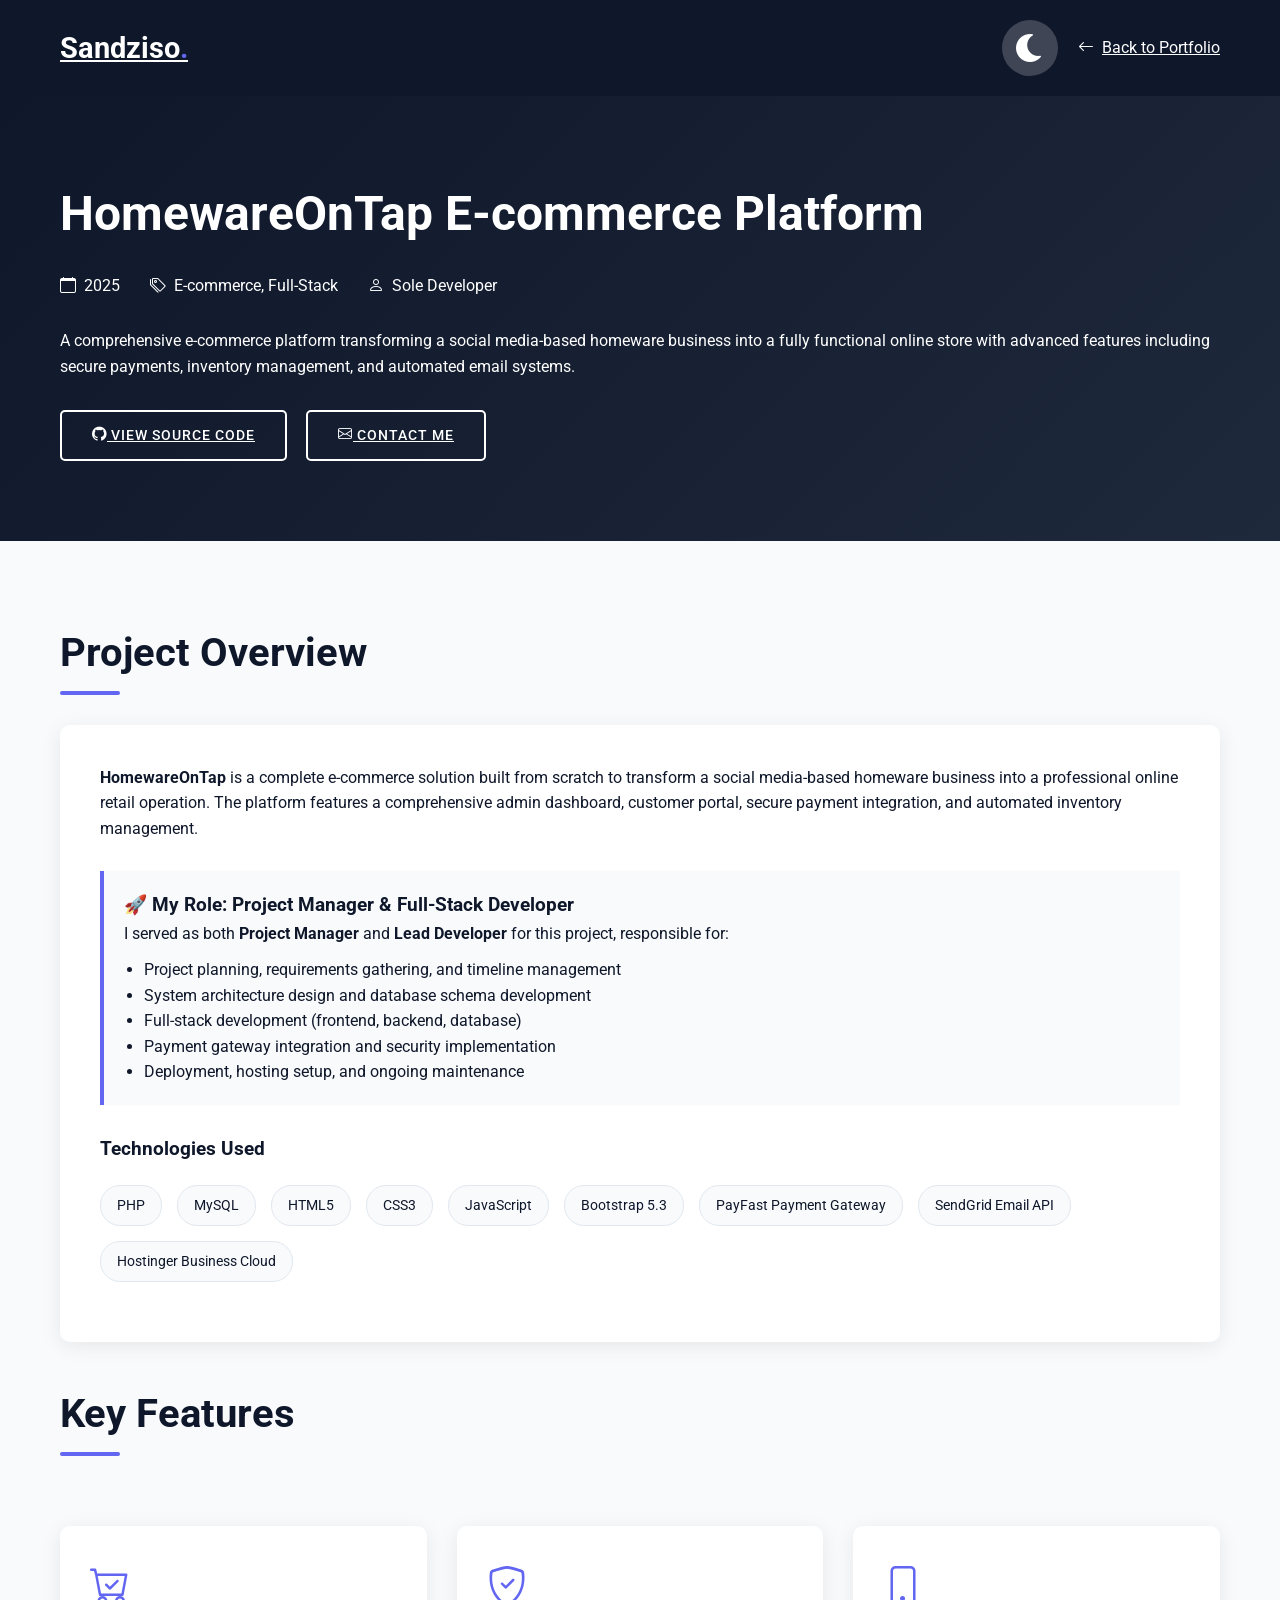
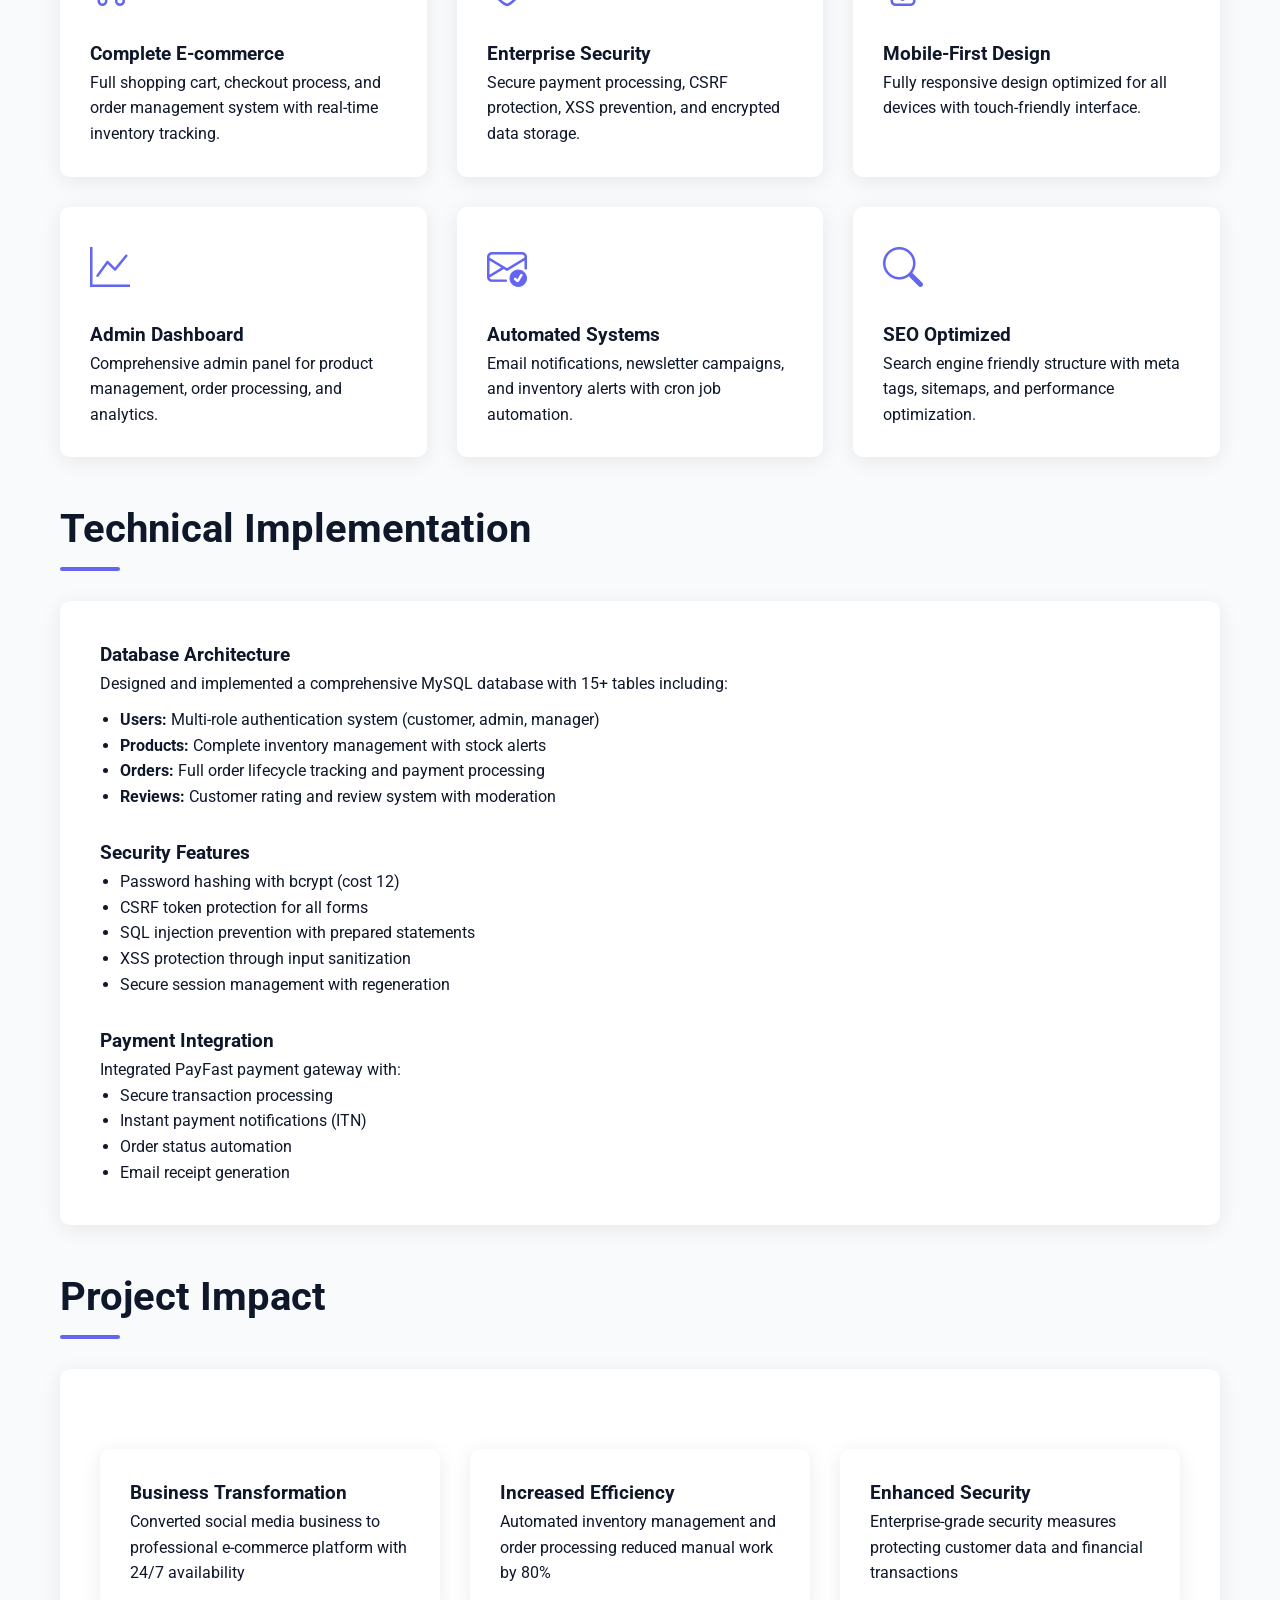
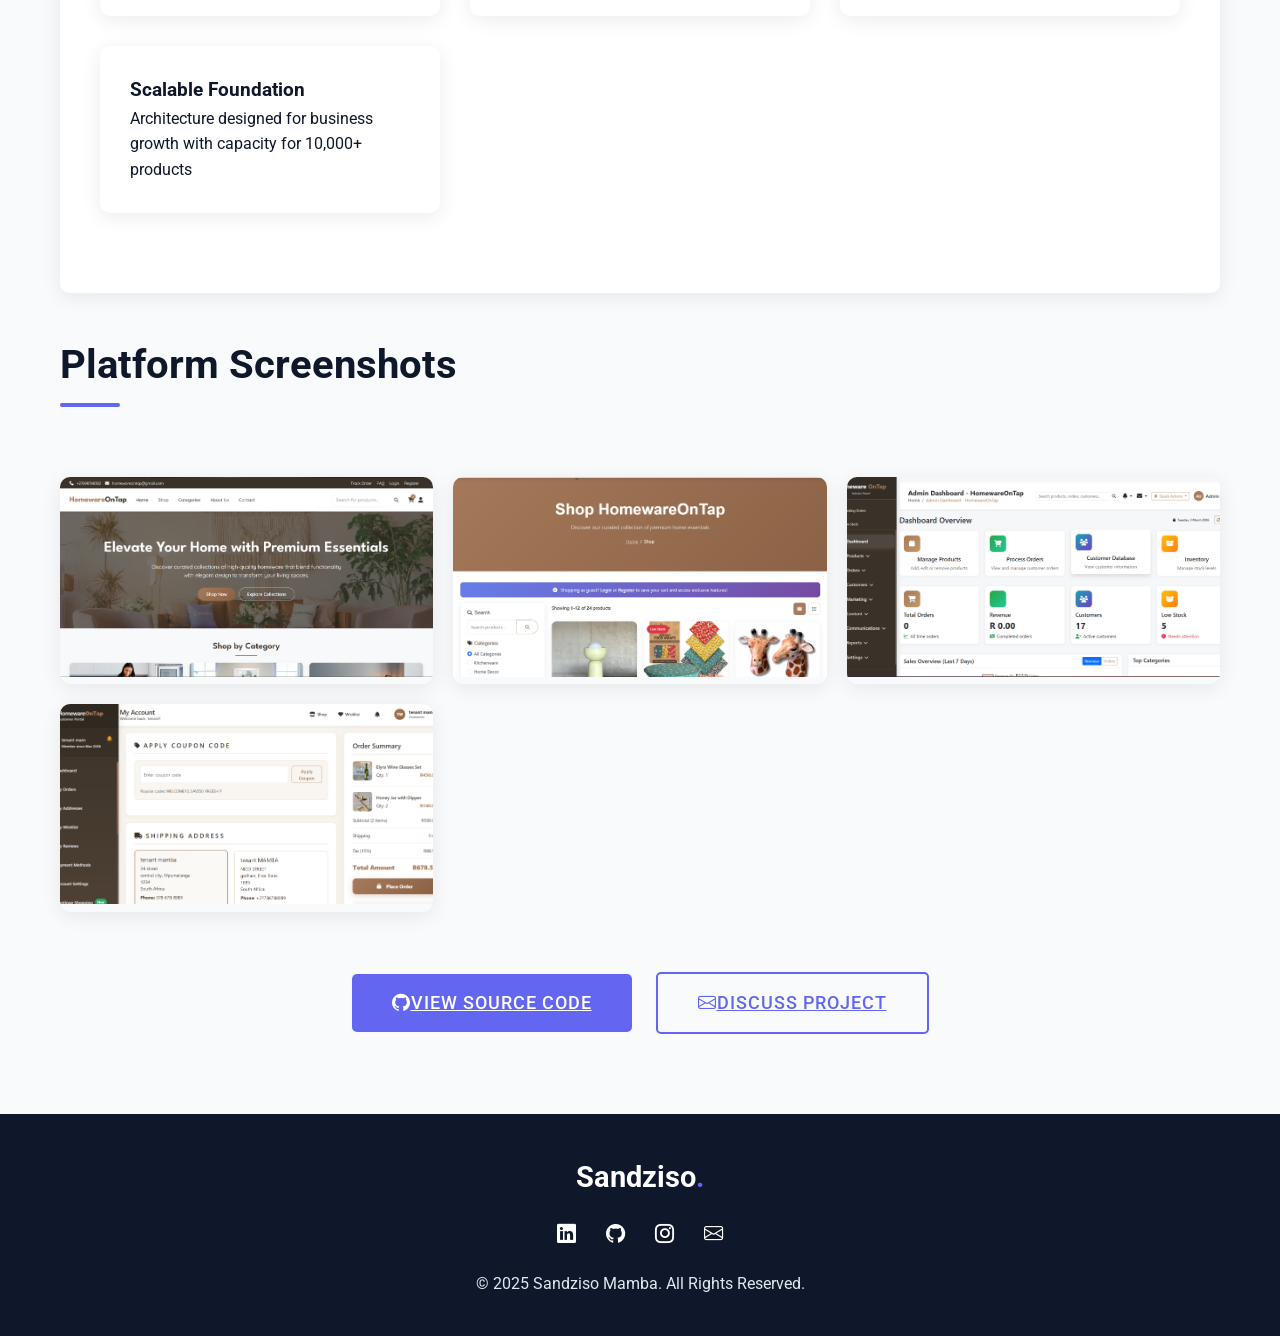
<file: projects/homewareontap.html>
<!DOCTYPE html>
<html lang="en">
<head>
  <meta charset="UTF-8">
  <meta name="viewport" content="width=device-width, initial-scale=1.0">
  <title>HomewareOnTap - Project Details | Sandziso Mamba</title>
  <!-- Bootstrap Icons -->
  <link href="https://cdn.jsdelivr.net/npm/bootstrap-icons@1.10.0/font/bootstrap-icons.css" rel="stylesheet">
  <!-- Font Awesome for dark mode toggle -->
  <link rel="stylesheet" href="https://cdnjs.cloudflare.com/ajax/libs/font-awesome/6.0.0-beta3/css/all.min.css">
  <!-- Google Fonts -->
  <link href="https://fonts.googleapis.com/css2?family=Poppins:wght@300;400;500;600;700&family=Roboto:wght@300;400;500;700&display=swap" rel="stylesheet">
  <style>
    :root {
      --primary: #6366f1;
      --primary-dark: #4f46e5;
      --secondary: #64748b;
      --light: #f8fafc;
      --dark: #0f172a;
      --gray: #94a3b8;
      --light-gray: #e2e8f0;
      --success: #10b981;
      --card-shadow: 0 4px 20px rgba(0, 0, 0, 0.08);
    }

    /* Dark mode variables */
    body.dark-mode {
      --primary: #818cf8;
      --primary-dark: #6366f1;
      --secondary: #cbd5e1;
      --light: #1e293b;
      --dark: #f8fafc;
      --gray: #334155;
      --bg: #0f172a;
      --text: #f1f5f9;
      --card-bg: #1e293b;
      --shadow: 0 10px 30px -15px rgba(0,0,0,0.5);
      --light-gray: #334155;
    }
    
    * {
      margin: 0;
      padding: 0;
      box-sizing: border-box;
    }
    
    body {
      font-family: 'Roboto', sans-serif;
      color: var(--dark);
      background-color: var(--light);
      line-height: 1.6;
      transition: background-color 0.3s, color 0.3s;
    }
    
    .container {
      width: 100%;
      max-width: 1200px;
      margin: 0 auto;
      padding: 0 20px;
    }
    
    /* Header */
    header {
      background: var(--dark);
      color: white;
      padding: 20px 0;
      position: sticky;
      top: 0;
      z-index: 1000;
    }
    
    .navbar {
      display: flex;
      justify-content: space-between;
      align-items: center;
    }
    
    .logo {
      font-size: 1.8rem;
      font-weight: 700;
      color: white;
    }
    
    .logo span {
      color: var(--primary);
    }
    
    .header-right {
      display: flex;
      align-items: center;
      gap: 20px;
    }
    
    /* Dark mode toggle (bigger) */
    .theme-toggle {
      cursor: pointer;
      font-size: 2rem;
      width: 3.5rem;
      height: 3.5rem;
      display: flex;
      align-items: center;
      justify-content: center;
      border-radius: 50%;
      background: rgba(255,255,255,0.2);
      color: white;
      transition: all 0.3s ease;
    }
    .theme-toggle:hover {
      background: var(--primary);
      transform: scale(1.1);
    }
    body.dark-mode .theme-toggle {
      background: var(--gray);
      color: var(--dark);
    }
    
    .back-btn {
      color: white;
      display: flex;
      align-items: center;
      gap: 8px;
    }
    
    /* Project Hero */
    .project-hero {
      padding: 80px 0;
      background: linear-gradient(135deg, #0f172a 0%, #1e293b 100%);
      color: white;
    }
    
    .project-title {
      font-size: 3rem;
      margin-bottom: 20px;
    }
    
    .project-meta {
      display: flex;
      gap: 30px;
      margin-bottom: 30px;
    }
    
    .meta-item {
      display: flex;
      align-items: center;
      gap: 8px;
    }
    
    .btn {
      display: inline-block;
      padding: 12px 30px;
      background: var(--primary);
      color: white;
      border-radius: 5px;
      font-weight: 500;
      text-transform: uppercase;
      letter-spacing: 1px;
      font-size: 0.9rem;
      border: none;
      cursor: pointer;
      transition: all 0.3s ease;
    }
    
    .btn:hover {
      background: var(--primary-dark);
      transform: translateY(-3px);
    }
    
    .btn-outline {
      background: transparent;
      border: 2px solid var(--primary);
      color: var(--primary);
    }
    
    .btn-outline:hover {
      background: var(--primary);
      color: white;
    }
    
    .btn-outline-light {
      border: 2px solid #fff;
      color: #fff;
      background: transparent;
    }
    .btn-outline-light:hover {
      background: #fff;
      color: var(--primary);
    }
    
    .section {
      padding: 80px 0;
    }
    
    .section-title {
      font-size: 2.5rem;
      margin-bottom: 40px;
      position: relative;
      display: inline-block;
    }
    
    .section-title::after {
      content: '';
      position: absolute;
      bottom: -10px;
      left: 0;
      width: 60px;
      height: 4px;
      background: var(--primary);
      border-radius: 2px;
    }
    
    .project-overview {
      background: white;
      border-radius: 10px;
      padding: 40px;
      box-shadow: var(--card-shadow);
      margin-bottom: 40px;
    }
    body.dark-mode .project-overview {
      background: var(--card-bg);
      color: var(--text);
    }
    
    .role-highlight {
      background: var(--light);
      border-left: 4px solid var(--primary);
      padding: 20px;
      margin: 30px 0;
    }
    body.dark-mode .role-highlight {
      background: var(--gray);
    }
    
    .tech-stack {
      display: flex;
      flex-wrap: wrap;
      gap: 15px;
      margin: 20px 0;
    }
    
    .tech-item {
      background: var(--light);
      padding: 8px 16px;
      border-radius: 20px;
      font-size: 0.9rem;
      border: 1px solid var(--light-gray);
    }
    body.dark-mode .tech-item {
      background: var(--gray);
      color: var(--dark);
    }
    
    .feature-grid {
      display: grid;
      grid-template-columns: repeat(auto-fit, minmax(300px, 1fr));
      gap: 30px;
      margin: 40px 0;
    }
    
    .feature-card {
      background: white;
      border-radius: 10px;
      padding: 30px;
      box-shadow: var(--card-shadow);
      transition: transform 0.3s ease;
    }
    .feature-card:hover {
      transform: translateY(-5px);
    }
    body.dark-mode .feature-card {
      background: var(--card-bg);
      color: var(--text);
    }
    
    .feature-icon {
      font-size: 2.5rem;
      color: var(--primary);
      margin-bottom: 20px;
    }
    
    .screenshot-gallery {
      display: grid;
      grid-template-columns: repeat(auto-fit, minmax(300px, 1fr));
      gap: 20px;
      margin: 40px 0;
    }
    
    .screenshot {
      border-radius: 10px;
      overflow: hidden;
      box-shadow: var(--card-shadow);
    }
    
    .screenshot img {
      width: 100%;
      height: 200px;
      object-fit: cover;
      transition: transform 0.3s ease;
    }
    
    .screenshot:hover img {
      transform: scale(1.05);
    }
    
    .development-process {
      background: white;
      border-radius: 10px;
      padding: 40px;
      box-shadow: var(--card-shadow);
      margin: 40px 0;
    }
    body.dark-mode .development-process {
      background: var(--card-bg);
    }
    .process-step {
      display: flex;
      align-items: flex-start;
      gap: 20px;
      margin-bottom: 30px;
      padding-bottom: 30px;
      border-bottom: 1px solid var(--light-gray);
    }
    .process-step:last-child {
      border-bottom: none;
      margin-bottom: 0;
      padding-bottom: 0;
    }
    .step-number {
      background: var(--primary);
      color: white;
      width: 40px;
      height: 40px;
      border-radius: 50%;
      display: flex;
      align-items: center;
      justify-content: center;
      font-weight: bold;
      flex-shrink: 0;
    }
    
    /* Footer (simple) */
    footer {
      background: var(--dark);
      color: white;
      padding: 40px 0;
      text-align: center;
    }
    
    .footer-links {
      display: flex;
      justify-content: center;
      gap: 30px;
      margin: 20px 0;
    }
    
    .footer-links a {
      color: white;
      font-size: 1.2rem;
    }
    
    .copyright {
      color: var(--light-gray);
      margin-top: 20px;
    }
    
    /* Responsive */
    @media (max-width: 768px) {
      .navbar {
        flex-wrap: wrap;
        gap: 10px;
      }
      .header-right {
        margin-left: auto;
      }
      .project-title { font-size: 2.2rem; }
      .project-meta { flex-wrap: wrap; gap: 15px; }
      .process-step { flex-direction: column; }
    }
  </style>
</head>
<body>
  <!-- Header with dark mode toggle -->
  <header>
    <div class="container">
      <nav class="navbar">
        <a href="../index.html" class="logo">Sandziso<span>.</span></a>
        <div class="header-right">
          <div class="theme-toggle" id="theme-toggle">
            <i class="fas fa-moon"></i>
          </div>
          <a href="../index.html#portfolio" class="back-btn">
            <i class="bi bi-arrow-left"></i> Back to Portfolio
          </a>
        </div>
      </nav>
    </div>
  </header>

  <!-- Project Hero -->
  <section class="project-hero">
    <div class="container">
      <h1 class="project-title">HomewareOnTap E-commerce Platform</h1>
      <div class="project-meta">
        <div class="meta-item">
          <i class="bi bi-calendar"></i>
          <span>2025</span>
        </div>
        <div class="meta-item">
          <i class="bi bi-tags"></i>
          <span>E-commerce, Full-Stack</span>
        </div>
        <div class="meta-item">
          <i class="bi bi-person"></i>
          <span>Sole Developer</span>
        </div>
      </div>
      <p>A comprehensive e-commerce platform transforming a social media-based homeware business into a fully functional online store with advanced features including secure payments, inventory management, and automated email systems.</p>
      <div style="margin-top: 30px;">
        <!-- GitHub link (replace with actual repo if available) -->
        <a href="https://github.com/Sandziso/HomewareOnTap" target="_blank" class="btn btn-outline-light">
          <i class="bi bi-github"></i> View Source Code
        </a>
        <a href="../index.html#contact" class="btn btn-outline-light" style="margin-left: 15px;">
          <i class="bi bi-envelope"></i> Contact Me
        </a>
      </div>
    </div>
  </section>

  <!-- Project Overview -->
  <section class="section">
    <div class="container">
      <h2 class="section-title">Project Overview</h2>
      <div class="project-overview">
        <p><strong>HomewareOnTap</strong> is a complete e-commerce solution built from scratch to transform a social media-based homeware business into a professional online retail operation. The platform features a comprehensive admin dashboard, customer portal, secure payment integration, and automated inventory management.</p>
        
        <div class="role-highlight">
          <h3>🚀 My Role: Project Manager & Full-Stack Developer</h3>
          <p>I served as both <strong>Project Manager</strong> and <strong>Lead Developer</strong> for this project, responsible for:</p>
          <ul style="margin-left: 20px; margin-top: 10px;">
            <li>Project planning, requirements gathering, and timeline management</li>
            <li>System architecture design and database schema development</li>
            <li>Full-stack development (frontend, backend, database)</li>
            <li>Payment gateway integration and security implementation</li>
            <li>Deployment, hosting setup, and ongoing maintenance</li>
          </ul>
        </div>

        <h3>Technologies Used</h3>
        <div class="tech-stack">
          <span class="tech-item">PHP</span>
          <span class="tech-item">MySQL</span>
          <span class="tech-item">HTML5</span>
          <span class="tech-item">CSS3</span>
          <span class="tech-item">JavaScript</span>
          <span class="tech-item">Bootstrap 5.3</span>
          <span class="tech-item">PayFast Payment Gateway</span>
          <span class="tech-item">SendGrid Email API</span>
          <span class="tech-item">Hostinger Business Cloud</span>
        </div>
      </div>

      <!-- Key Features -->
      <h2 class="section-title">Key Features</h2>
      <div class="feature-grid">
        <div class="feature-card">
          <div class="feature-icon">
            <i class="bi bi-cart-check"></i>
          </div>
          <h3>Complete E-commerce</h3>
          <p>Full shopping cart, checkout process, and order management system with real-time inventory tracking.</p>
        </div>
        
        <div class="feature-card">
          <div class="feature-icon">
            <i class="bi bi-shield-check"></i>
          </div>
          <h3>Enterprise Security</h3>
          <p>Secure payment processing, CSRF protection, XSS prevention, and encrypted data storage.</p>
        </div>
        
        <div class="feature-card">
          <div class="feature-icon">
            <i class="bi bi-phone"></i>
          </div>
          <h3>Mobile-First Design</h3>
          <p>Fully responsive design optimized for all devices with touch-friendly interface.</p>
        </div>
        
        <div class="feature-card">
          <div class="feature-icon">
            <i class="bi bi-graph-up"></i>
          </div>
          <h3>Admin Dashboard</h3>
          <p>Comprehensive admin panel for product management, order processing, and analytics.</p>
        </div>
        
        <div class="feature-card">
          <div class="feature-icon">
            <i class="bi bi-envelope-check"></i>
          </div>
          <h3>Automated Systems</h3>
          <p>Email notifications, newsletter campaigns, and inventory alerts with cron job automation.</p>
        </div>
        
        <div class="feature-card">
          <div class="feature-icon">
            <i class="bi bi-search"></i>
          </div>
          <h3>SEO Optimized</h3>
          <p>Search engine friendly structure with meta tags, sitemaps, and performance optimization.</p>
        </div>
      </div>

      <!-- Technical Implementation -->
      <h2 class="section-title">Technical Implementation</h2>
      <div class="project-overview">
        <h3>Database Architecture</h3>
        <p>Designed and implemented a comprehensive MySQL database with 15+ tables including:</p>
        <ul style="margin-left: 20px; margin-top: 10px;">
          <li><strong>Users:</strong> Multi-role authentication system (customer, admin, manager)</li>
          <li><strong>Products:</strong> Complete inventory management with stock alerts</li>
          <li><strong>Orders:</strong> Full order lifecycle tracking and payment processing</li>
          <li><strong>Reviews:</strong> Customer rating and review system with moderation</li>
        </ul>

        <h3 style="margin-top: 30px;">Security Features</h3>
        <ul style="margin-left: 20px;">
          <li>Password hashing with bcrypt (cost 12)</li>
          <li>CSRF token protection for all forms</li>
          <li>SQL injection prevention with prepared statements</li>
          <li>XSS protection through input sanitization</li>
          <li>Secure session management with regeneration</li>
        </ul>

        <h3 style="margin-top: 30px;">Payment Integration</h3>
        <p>Integrated PayFast payment gateway with:</p>
        <ul style="margin-left: 20px;">
          <li>Secure transaction processing</li>
          <li>Instant payment notifications (ITN)</li>
          <li>Order status automation</li>
          <li>Email receipt generation</li>
        </ul>
      </div>

      <!-- Project Impact -->
      <h2 class="section-title">Project Impact</h2>
      <div class="project-overview">
        <div class="feature-grid">
          <div class="feature-card">
            <h3>Business Transformation</h3>
            <p>Converted social media business to professional e-commerce platform with 24/7 availability</p>
          </div>
          <div class="feature-card">
            <h3>Increased Efficiency</h3>
            <p>Automated inventory management and order processing reduced manual work by 80%</p>
          </div>
          <div class="feature-card">
            <h3>Enhanced Security</h3>
            <p>Enterprise-grade security measures protecting customer data and financial transactions</p>
          </div>
          <div class="feature-card">
            <h3>Scalable Foundation</h3>
            <p>Architecture designed for business growth with capacity for 10,000+ products</p>
          </div>
        </div>
      </div>

      <!-- Screenshots -->
      <h2 class="section-title">Platform Screenshots</h2>
      <div class="screenshot-gallery">
        <div class="screenshot">
          <img src="../assets/images/projects/homewareontap-home.jpg" alt="HomewareOnTap Homepage">
        </div>
        <div class="screenshot">
          <img src="../assets/images/projects/homewareontap-products.jpg" alt="Product Catalog">
        </div>
        <div class="screenshot">
          <img src="../assets/images/projects/homewareontap-admin.jpg" alt="Admin Dashboard">
        </div>
        <div class="screenshot">
          <img src="../assets/images/projects/homewareontap-checkout.jpg" alt="Checkout Process">
        </div>
      </div>

      <!-- Call to Action (no live demo) -->
      <div style="text-align: center; margin-top: 60px;">
        <!-- Replace the href with the actual GitHub repo URL when available -->
        <a href="https://github.com/Sandziso/HomewareOnTap" target="_blank" class="btn" style="font-size: 1.1rem; padding: 15px 40px;">
          <i class="bi bi-github me-2"></i>View Source Code
        </a>
        <a href="../index.html#contact" class="btn btn-outline" style="margin-left: 20px; font-size: 1.1rem; padding: 15px 40px;">
          <i class="bi bi-envelope me-2"></i>Discuss Project
        </a>
      </div>
    </div>
  </section>

  <!-- Footer -->
  <footer>
    <div class="container">
      <div class="footer-logo" style="font-size: 1.8rem; font-weight: 700; margin-bottom: 20px;">
        Sandziso<span style="color: var(--primary);">.</span>
      </div>
      <div class="footer-links">
        <a href="https://www.linkedin.com/in/mlungisimamba" target="_blank"><i class="bi bi-linkedin"></i></a>
        <a href="https://github.com/Sandziso" target="_blank"><i class="bi bi-github"></i></a>
        <a href="https://www.instagram.com/sandzi_2113" target="_blank"><i class="bi bi-instagram"></i></a>
        <a href="mailto:mlungisimamba01@gmail.com"><i class="bi bi-envelope"></i></a>
      </div>
      <div class="copyright">
        &copy; 2025 Sandziso Mamba. All Rights Reserved.
      </div>
    </div>
  </footer>

  <!-- Scripts -->
  <script src="https://cdnjs.cloudflare.com/ajax/libs/jquery/3.6.0/jquery.min.js"></script>
  <script>
    $(document).ready(function () {
      // Dark mode toggle
      const themeToggle = $('#theme-toggle');
      const body = $('body');
      const icon = themeToggle.find('i');

      if (localStorage.getItem('dark-mode') === 'enabled') {
        body.addClass('dark-mode');
        icon.removeClass('fa-moon').addClass('fa-sun');
      }

      themeToggle.on('click', function () {
        body.toggleClass('dark-mode');
        if (body.hasClass('dark-mode')) {
          icon.removeClass('fa-moon').addClass('fa-sun');
          localStorage.setItem('dark-mode', 'enabled');
        } else {
          icon.removeClass('fa-sun').addClass('fa-moon');
          localStorage.setItem('dark-mode', 'disabled');
        }
      });
    });
  </script>
</body>
</html>
</file>
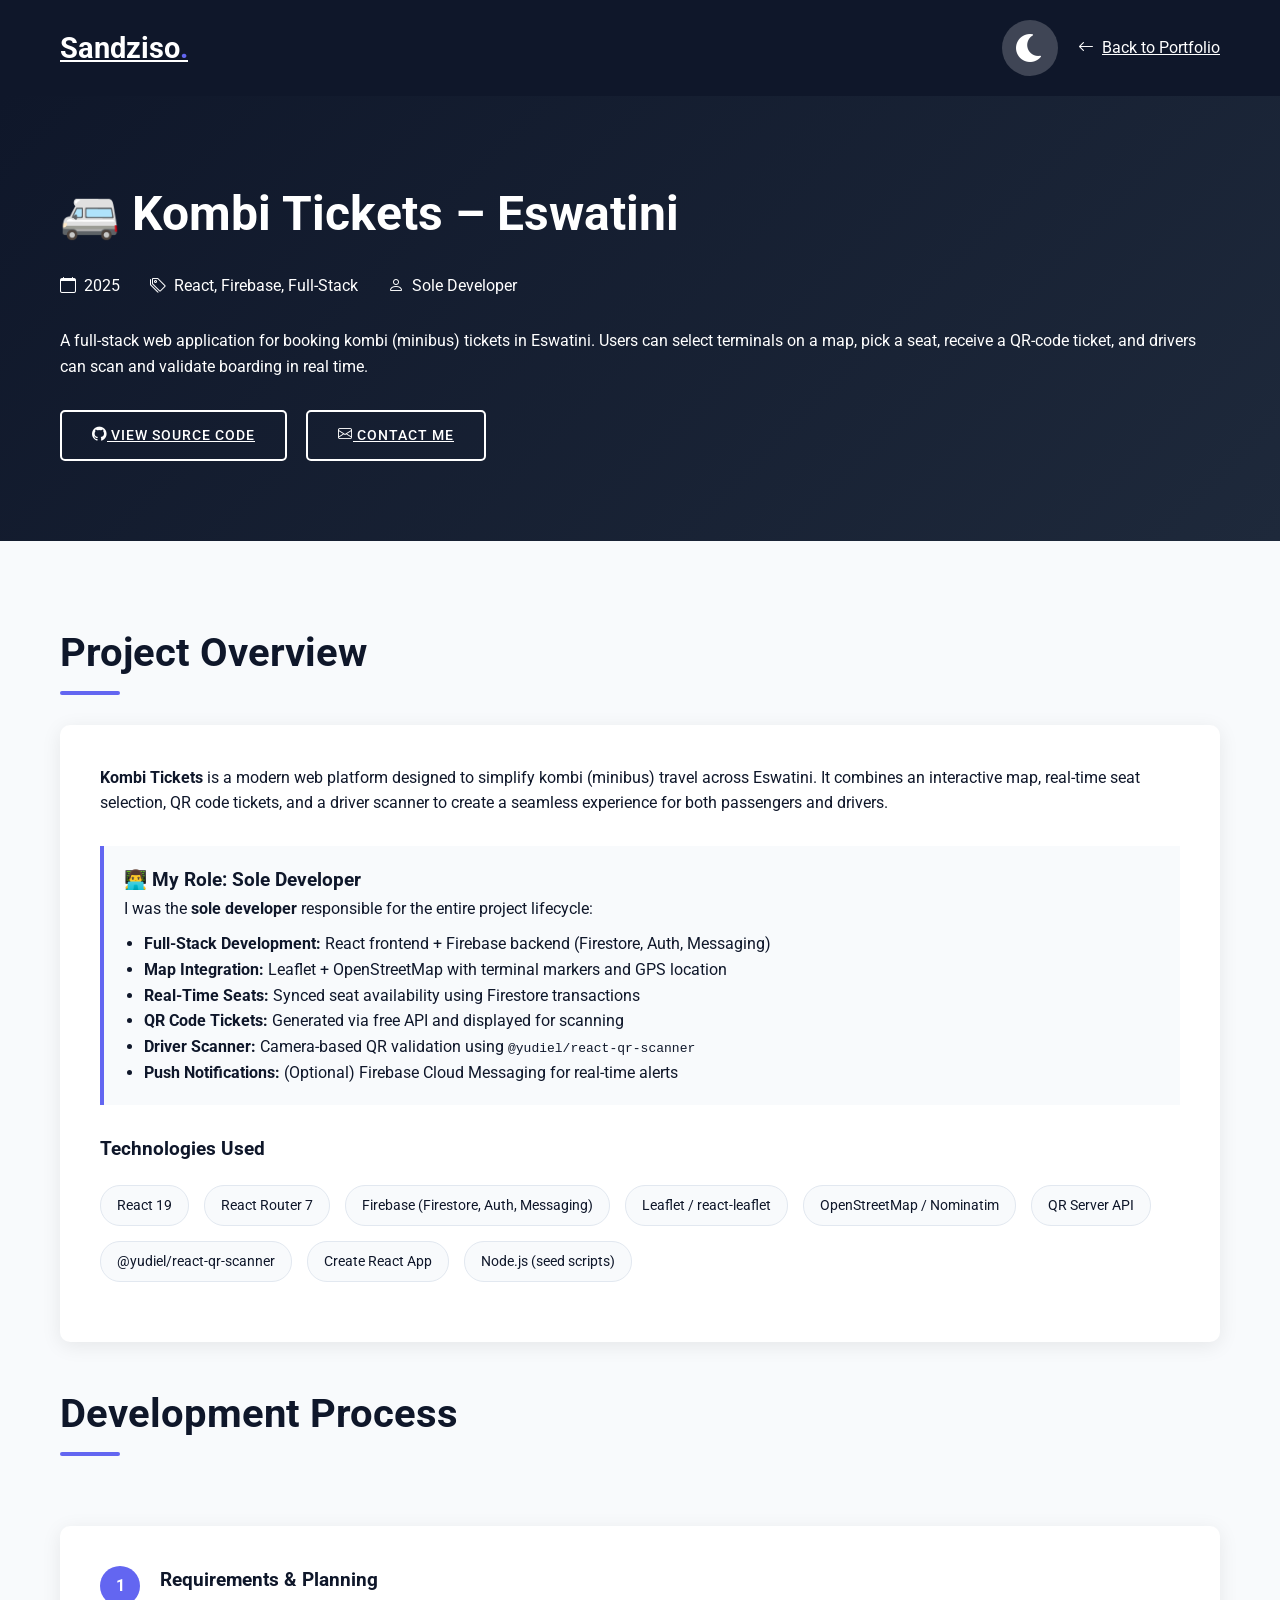
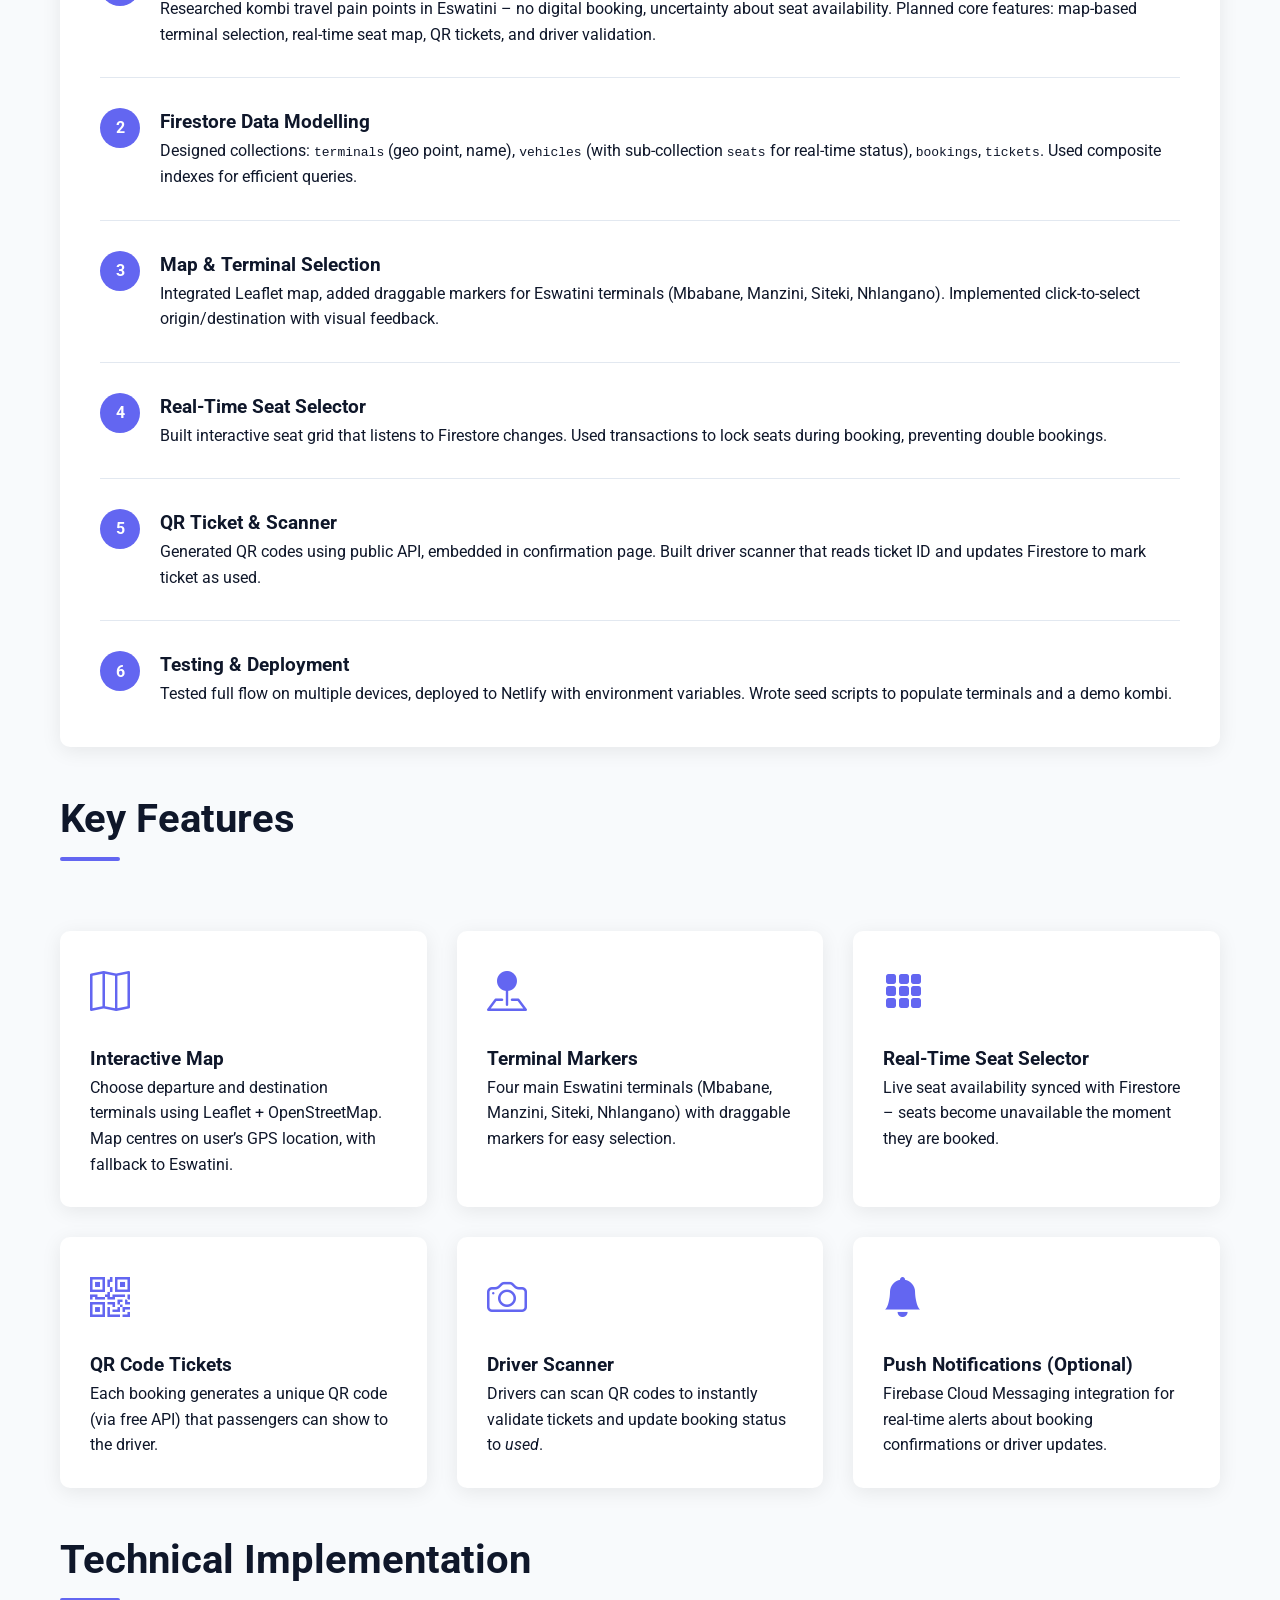
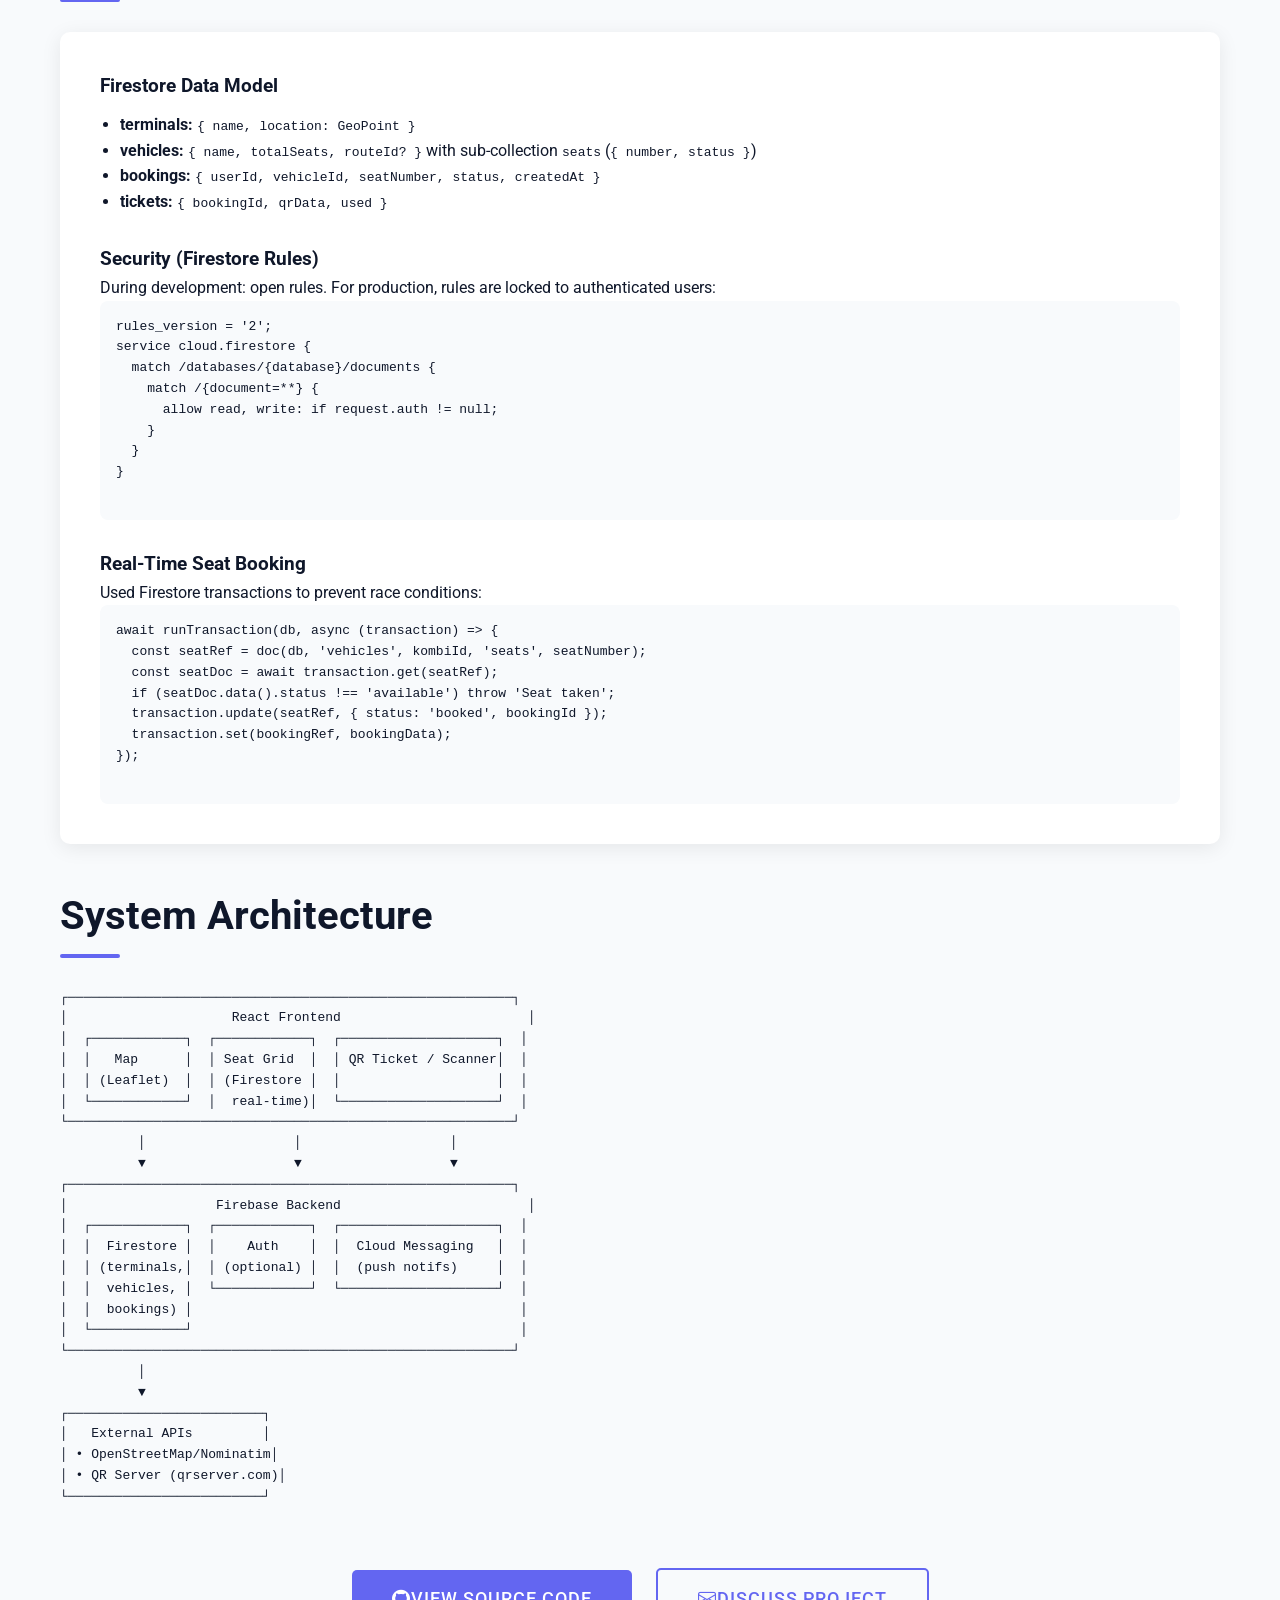
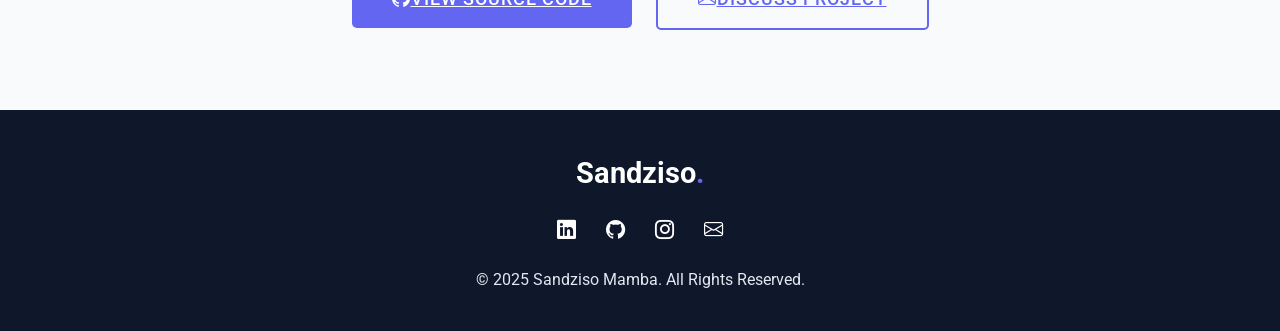
<file: projects/kombi-tickets.html>
<!DOCTYPE html>
<html lang="en">
<head>
  <meta charset="UTF-8">
  <meta name="viewport" content="width=device-width, initial-scale=1.0">
  <title>Kombi Tickets – Eswatini | Sandziso Mamba</title>
  <!-- Bootstrap Icons -->
  <link href="https://cdn.jsdelivr.net/npm/bootstrap-icons@1.10.0/font/bootstrap-icons.css" rel="stylesheet">
  <!-- Font Awesome for dark mode toggle -->
  <link rel="stylesheet" href="https://cdnjs.cloudflare.com/ajax/libs/font-awesome/6.0.0-beta3/css/all.min.css">
  <!-- Google Fonts -->
  <link href="https://fonts.googleapis.com/css2?family=Poppins:wght@300;400;500;600;700&family=Roboto:wght@300;400;500;700&display=swap" rel="stylesheet">
  <style>
    :root {
      --primary: #6366f1;
      --primary-dark: #4f46e5;
      --secondary: #64748b;
      --light: #f8fafc;
      --dark: #0f172a;
      --gray: #94a3b8;
      --light-gray: #e2e8f0;
      --success: #10b981;
      --card-shadow: 0 4px 20px rgba(0, 0, 0, 0.08);
    }

    /* Dark mode variables */
    body.dark-mode {
      --primary: #818cf8;
      --primary-dark: #6366f1;
      --secondary: #cbd5e1;
      --light: #1e293b;
      --dark: #f8fafc;
      --gray: #334155;
      --bg: #0f172a;
      --text: #f1f5f9;
      --card-bg: #1e293b;
      --shadow: 0 10px 30px -15px rgba(0,0,0,0.5);
      --light-gray: #334155;
    }
    
    * {
      margin: 0;
      padding: 0;
      box-sizing: border-box;
    }
    
    body {
      font-family: 'Roboto', sans-serif;
      color: var(--dark);
      background-color: var(--light);
      line-height: 1.6;
      transition: background-color 0.3s, color 0.3s;
    }
    
    .container {
      width: 100%;
      max-width: 1200px;
      margin: 0 auto;
      padding: 0 20px;
    }
    
    /* Header */
    header {
      background: var(--dark);
      color: white;
      padding: 20px 0;
      position: sticky;
      top: 0;
      z-index: 1000;
    }
    
    .navbar {
      display: flex;
      justify-content: space-between;
      align-items: center;
    }
    
    .logo {
      font-size: 1.8rem;
      font-weight: 700;
      color: white;
    }
    
    .logo span {
      color: var(--primary);
    }
    
    .header-right {
      display: flex;
      align-items: center;
      gap: 20px;
    }
    
    /* Dark mode toggle (bigger) */
    .theme-toggle {
      cursor: pointer;
      font-size: 2rem;
      width: 3.5rem;
      height: 3.5rem;
      display: flex;
      align-items: center;
      justify-content: center;
      border-radius: 50%;
      background: rgba(255,255,255,0.2);
      color: white;
      transition: all 0.3s ease;
    }
    .theme-toggle:hover {
      background: var(--primary);
      transform: scale(1.1);
    }
    body.dark-mode .theme-toggle {
      background: var(--gray);
      color: var(--dark);
    }
    
    .back-btn {
      color: white;
      display: flex;
      align-items: center;
      gap: 8px;
    }
    
    /* Project Hero */
    .project-hero {
      padding: 80px 0;
      background: linear-gradient(135deg, #0f172a 0%, #1e293b 100%);
      color: white;
    }
    
    .project-title {
      font-size: 3rem;
      margin-bottom: 20px;
    }
    
    .project-meta {
      display: flex;
      gap: 30px;
      margin-bottom: 30px;
    }
    
    .meta-item {
      display: flex;
      align-items: center;
      gap: 8px;
    }
    
    .btn {
      display: inline-block;
      padding: 12px 30px;
      background: var(--primary);
      color: white;
      border-radius: 5px;
      font-weight: 500;
      text-transform: uppercase;
      letter-spacing: 1px;
      font-size: 0.9rem;
      border: none;
      cursor: pointer;
      transition: all 0.3s ease;
    }
    
    .btn:hover {
      background: var(--primary-dark);
      transform: translateY(-3px);
    }
    
    .btn-outline {
      background: transparent;
      border: 2px solid var(--primary);
      color: var(--primary);
    }
    
    .btn-outline:hover {
      background: var(--primary);
      color: white;
    }
    
    .btn-outline-light {
      border: 2px solid #fff;
      color: #fff;
      background: transparent;
    }
    .btn-outline-light:hover {
      background: #fff;
      color: var(--primary);
    }
    
    .section {
      padding: 80px 0;
    }
    
    .section-title {
      font-size: 2.5rem;
      margin-bottom: 40px;
      position: relative;
      display: inline-block;
    }
    
    .section-title::after {
      content: '';
      position: absolute;
      bottom: -10px;
      left: 0;
      width: 60px;
      height: 4px;
      background: var(--primary);
      border-radius: 2px;
    }
    
    .project-overview {
      background: white;
      border-radius: 10px;
      padding: 40px;
      box-shadow: var(--card-shadow);
      margin-bottom: 40px;
    }
    body.dark-mode .project-overview {
      background: var(--card-bg);
      color: var(--text);
    }
    
    .role-highlight {
      background: var(--light);
      border-left: 4px solid var(--primary);
      padding: 20px;
      margin: 30px 0;
    }
    body.dark-mode .role-highlight {
      background: var(--gray);
    }
    
    .tech-stack {
      display: flex;
      flex-wrap: wrap;
      gap: 15px;
      margin: 20px 0;
    }
    
    .tech-item {
      background: var(--light);
      padding: 8px 16px;
      border-radius: 20px;
      font-size: 0.9rem;
      border: 1px solid var(--light-gray);
    }
    body.dark-mode .tech-item {
      background: var(--gray);
      color: var(--dark);
    }
    
    .feature-grid {
      display: grid;
      grid-template-columns: repeat(auto-fit, minmax(300px, 1fr));
      gap: 30px;
      margin: 40px 0;
    }
    
    .feature-card {
      background: white;
      border-radius: 10px;
      padding: 30px;
      box-shadow: var(--card-shadow);
      transition: transform 0.3s ease;
    }
    .feature-card:hover {
      transform: translateY(-5px);
    }
    body.dark-mode .feature-card {
      background: var(--card-bg);
      color: var(--text);
    }
    
    .feature-icon {
      font-size: 2.5rem;
      color: var(--primary);
      margin-bottom: 20px;
    }
    
    .screenshot-gallery {
      display: grid;
      grid-template-columns: repeat(auto-fit, minmax(300px, 1fr));
      gap: 20px;
      margin: 40px 0;
    }
    
    .screenshot {
      border-radius: 10px;
      overflow: hidden;
      box-shadow: var(--card-shadow);
    }
    
    .screenshot img {
      width: 100%;
      height: 200px;
      object-fit: cover;
      transition: transform 0.3s ease;
    }
    
    .screenshot:hover img {
      transform: scale(1.05);
    }
    
    .development-process {
      background: white;
      border-radius: 10px;
      padding: 40px;
      box-shadow: var(--card-shadow);
      margin: 40px 0;
    }
    body.dark-mode .development-process {
      background: var(--card-bg);
    }
    .process-step {
      display: flex;
      align-items: flex-start;
      gap: 20px;
      margin-bottom: 30px;
      padding-bottom: 30px;
      border-bottom: 1px solid var(--light-gray);
    }
    .process-step:last-child {
      border-bottom: none;
      margin-bottom: 0;
      padding-bottom: 0;
    }
    .step-number {
      background: var(--primary);
      color: white;
      width: 40px;
      height: 40px;
      border-radius: 50%;
      display: flex;
      align-items: center;
      justify-content: center;
      font-weight: bold;
      flex-shrink: 0;
    }
    
    /* Footer (simple) */
    footer {
      background: var(--dark);
      color: white;
      padding: 40px 0;
      text-align: center;
    }
    
    .footer-links {
      display: flex;
      justify-content: center;
      gap: 30px;
      margin: 20px 0;
    }
    
    .footer-links a {
      color: white;
      font-size: 1.2rem;
    }
    
    .copyright {
      color: var(--light-gray);
      margin-top: 20px;
    }
    
    /* Responsive */
    @media (max-width: 768px) {
      .navbar {
        flex-wrap: wrap;
        gap: 10px;
      }
      .header-right {
        margin-left: auto;
      }
      .project-title { font-size: 2.2rem; }
      .project-meta { flex-wrap: wrap; gap: 15px; }
      .process-step { flex-direction: column; }
    }
  </style>
</head>
<body>
  <!-- Header with dark mode toggle -->
  <header>
    <div class="container">
      <nav class="navbar">
        <a href="../index.html" class="logo">Sandziso<span>.</span></a>
        <div class="header-right">
          <div class="theme-toggle" id="theme-toggle">
            <i class="fas fa-moon"></i>
          </div>
          <a href="../index.html#portfolio" class="back-btn">
            <i class="bi bi-arrow-left"></i> Back to Portfolio
          </a>
        </div>
      </nav>
    </div>
  </header>

  <!-- Project Hero -->
  <section class="project-hero">
    <div class="container">
      <h1 class="project-title">🚐 Kombi Tickets – Eswatini</h1>
      <div class="project-meta">
        <div class="meta-item">
          <i class="bi bi-calendar"></i>
          <span>2025</span>
        </div>
        <div class="meta-item">
          <i class="bi bi-tags"></i>
          <span>React, Firebase, Full‑Stack</span>
        </div>
        <div class="meta-item">
          <i class="bi bi-person"></i>
          <span>Sole Developer</span>
        </div>
      </div>
      <p>A full‑stack web application for booking kombi (minibus) tickets in Eswatini. Users can select terminals on a map, pick a seat, receive a QR‑code ticket, and drivers can scan and validate boarding in real time.</p>
      <div style="margin-top: 30px;">
        <a href="https://github.com/Sandziso/kombi-tickets" target="_blank" class="btn btn-outline-light">
          <i class="bi bi-github"></i> View Source Code
        </a>
        <a href="../index.html#contact" class="btn btn-outline-light" style="margin-left: 15px;">
          <i class="bi bi-envelope"></i> Contact Me
        </a>
      </div>
    </div>
  </section>

  <!-- Project Overview -->
  <section class="section">
    <div class="container">
      <h2 class="section-title">Project Overview</h2>
      <div class="project-overview">
        <p><strong>Kombi Tickets</strong> is a modern web platform designed to simplify kombi (minibus) travel across Eswatini. It combines an interactive map, real‑time seat selection, QR code tickets, and a driver scanner to create a seamless experience for both passengers and drivers.</p>
        
        <div class="role-highlight">
          <h3>👨‍💻 My Role: Sole Developer</h3>
          <p>I was the <strong>sole developer</strong> responsible for the entire project lifecycle:</p>
          <ul style="margin-left: 20px; margin-top: 10px;">
            <li><strong>Full‑Stack Development:</strong> React frontend + Firebase backend (Firestore, Auth, Messaging)</li>
            <li><strong>Map Integration:</strong> Leaflet + OpenStreetMap with terminal markers and GPS location</li>
            <li><strong>Real‑Time Seats:</strong> Synced seat availability using Firestore transactions</li>
            <li><strong>QR Code Tickets:</strong> Generated via free API and displayed for scanning</li>
            <li><strong>Driver Scanner:</strong> Camera‑based QR validation using <code>@yudiel/react-qr-scanner</code></li>
            <li><strong>Push Notifications:</strong> (Optional) Firebase Cloud Messaging for real‑time alerts</li>
          </ul>
        </div>

        <h3>Technologies Used</h3>
        <div class="tech-stack">
          <span class="tech-item">React 19</span>
          <span class="tech-item">React Router 7</span>
          <span class="tech-item">Firebase (Firestore, Auth, Messaging)</span>
          <span class="tech-item">Leaflet / react-leaflet</span>
          <span class="tech-item">OpenStreetMap / Nominatim</span>
          <span class="tech-item">QR Server API</span>
          <span class="tech-item">@yudiel/react-qr-scanner</span>
          <span class="tech-item">Create React App</span>
          <span class="tech-item">Node.js (seed scripts)</span>
        </div>
      </div>

      <!-- Development Process -->
      <h2 class="section-title">Development Process</h2>
      <div class="development-process">
        <div class="process-step">
          <div class="step-number">1</div>
          <div>
            <h3>Requirements & Planning</h3>
            <p>Researched kombi travel pain points in Eswatini – no digital booking, uncertainty about seat availability. Planned core features: map‑based terminal selection, real‑time seat map, QR tickets, and driver validation.</p>
          </div>
        </div>
        
        <div class="process-step">
          <div class="step-number">2</div>
          <div>
            <h3>Firestore Data Modelling</h3>
            <p>Designed collections: <code>terminals</code> (geo point, name), <code>vehicles</code> (with sub‑collection <code>seats</code> for real‑time status), <code>bookings</code>, <code>tickets</code>. Used composite indexes for efficient queries.</p>
          </div>
        </div>
        
        <div class="process-step">
          <div class="step-number">3</div>
          <div>
            <h3>Map & Terminal Selection</h3>
            <p>Integrated Leaflet map, added draggable markers for Eswatini terminals (Mbabane, Manzini, Siteki, Nhlangano). Implemented click‑to‑select origin/destination with visual feedback.</p>
          </div>
        </div>
        
        <div class="process-step">
          <div class="step-number">4</div>
          <div>
            <h3>Real‑Time Seat Selector</h3>
            <p>Built interactive seat grid that listens to Firestore changes. Used transactions to lock seats during booking, preventing double bookings.</p>
          </div>
        </div>
        
        <div class="process-step">
          <div class="step-number">5</div>
          <div>
            <h3>QR Ticket & Scanner</h3>
            <p>Generated QR codes using public API, embedded in confirmation page. Built driver scanner that reads ticket ID and updates Firestore to mark ticket as used.</p>
          </div>
        </div>
        
        <div class="process-step">
          <div class="step-number">6</div>
          <div>
            <h3>Testing & Deployment</h3>
            <p>Tested full flow on multiple devices, deployed to Netlify with environment variables. Wrote seed scripts to populate terminals and a demo kombi.</p>
          </div>
        </div>
      </div>

      <!-- Key Features -->
      <h2 class="section-title">Key Features</h2>
      <div class="feature-grid">
        <div class="feature-card">
          <div class="feature-icon"><i class="bi bi-map"></i></div>
          <h3>Interactive Map</h3>
          <p>Choose departure and destination terminals using Leaflet + OpenStreetMap. Map centres on user’s GPS location, with fallback to Eswatini.</p>
        </div>
        <div class="feature-card">
          <div class="feature-icon"><i class="bi bi-pin-map-fill"></i></div>
          <h3>Terminal Markers</h3>
          <p>Four main Eswatini terminals (Mbabane, Manzini, Siteki, Nhlangano) with draggable markers for easy selection.</p>
        </div>
        <div class="feature-card">
          <div class="feature-icon"><i class="bi bi-grid-3x3-gap-fill"></i></div>
          <h3>Real‑Time Seat Selector</h3>
          <p>Live seat availability synced with Firestore – seats become unavailable the moment they are booked.</p>
        </div>
        <div class="feature-card">
          <div class="feature-icon"><i class="bi bi-qr-code"></i></div>
          <h3>QR Code Tickets</h3>
          <p>Each booking generates a unique QR code (via free API) that passengers can show to the driver.</p>
        </div>
        <div class="feature-card">
          <div class="feature-icon"><i class="bi bi-camera"></i></div>
          <h3>Driver Scanner</h3>
          <p>Drivers can scan QR codes to instantly validate tickets and update booking status to <em>used</em>.</p>
        </div>
        <div class="feature-card">
          <div class="feature-icon"><i class="bi bi-bell-fill"></i></div>
          <h3>Push Notifications (Optional)</h3>
          <p>Firebase Cloud Messaging integration for real‑time alerts about booking confirmations or driver updates.</p>
        </div>
      </div>

      <!-- Technical Implementation -->
      <h2 class="section-title">Technical Implementation</h2>
      <div class="project-overview">
        <h3>Firestore Data Model</h3>
        <ul style="margin-left: 20px; margin-top: 10px;">
          <li><strong>terminals:</strong> <code>{ name, location: GeoPoint }</code></li>
          <li><strong>vehicles:</strong> <code>{ name, totalSeats, routeId? }</code> with sub‑collection <code>seats</code> (<code>{ number, status }</code>)</li>
          <li><strong>bookings:</strong> <code>{ userId, vehicleId, seatNumber, status, createdAt }</code></li>
          <li><strong>tickets:</strong> <code>{ bookingId, qrData, used }</code></li>
        </ul>

        <h3 style="margin-top: 30px;">Security (Firestore Rules)</h3>
        <p>During development: open rules. For production, rules are locked to authenticated users:</p>
        <pre style="background: var(--light); padding: 1rem; border-radius: 8px; overflow-x: auto;">
rules_version = '2';
service cloud.firestore {
  match /databases/{database}/documents {
    match /{document=**} {
      allow read, write: if request.auth != null;
    }
  }
}
        </pre>

        <h3 style="margin-top: 30px;">Real‑Time Seat Booking</h3>
        <p>Used Firestore transactions to prevent race conditions:</p>
        <pre style="background: var(--light); padding: 1rem; border-radius: 8px; overflow-x: auto;">
await runTransaction(db, async (transaction) => {
  const seatRef = doc(db, 'vehicles', kombiId, 'seats', seatNumber);
  const seatDoc = await transaction.get(seatRef);
  if (seatDoc.data().status !== 'available') throw 'Seat taken';
  transaction.update(seatRef, { status: 'booked', bookingId });
  transaction.set(bookingRef, bookingData);
});
        </pre>
      </div>

      <!-- System Architecture -->
      <h2 class="section-title">System Architecture</h2>
      <div class="architecture-diagram">
        <div class="diagram">
          <pre>
┌─────────────────────────────────────────────────────────┐
│                     React Frontend                        │
│  ┌────────────┐  ┌────────────┐  ┌────────────────────┐  │
│  │   Map      │  │ Seat Grid  │  │ QR Ticket / Scanner│  │
│  │ (Leaflet)  │  │ (Firestore │  │                    │  │
│  └────────────┘  │  real‑time)│  └────────────────────┘  │
└─────────────────────────────────────────────────────────┘
          │                   │                   │
          ▼                   ▼                   ▼
┌─────────────────────────────────────────────────────────┐
│                   Firebase Backend                        │
│  ┌────────────┐  ┌────────────┐  ┌────────────────────┐  │
│  │  Firestore │  │    Auth    │  │  Cloud Messaging   │  │
│  │ (terminals,│  │ (optional) │  │  (push notifs)     │  │
│  │  vehicles, │  └────────────┘  └────────────────────┘  │
│  │  bookings) │                                          │
│  └────────────┘                                          │
└─────────────────────────────────────────────────────────┘
          │
          ▼
┌─────────────────────────┐
│   External APIs         │
│ • OpenStreetMap/Nominatim│
│ • QR Server (qrserver.com)│
└─────────────────────────┘</pre>
        </div>
      </div>

      
      <!-- Call to Action -->
      <div style="text-align: center; margin-top: 60px;">
        <a href="https://github.com/Sandziso/kombi-tickets" target="_blank" class="btn" style="font-size: 1.1rem; padding: 15px 40px;">
          <i class="bi bi-github me-2"></i>View Source Code
        </a>
        <a href="../index.html#contact" class="btn btn-outline" style="margin-left: 20px; font-size: 1.1rem; padding: 15px 40px;">
          <i class="bi bi-envelope me-2"></i>Discuss Project
        </a>
      </div>
    </div>
  </section>

  <!-- Footer -->
  <footer>
    <div class="container">
      <div class="footer-logo" style="font-size: 1.8rem; font-weight: 700; margin-bottom: 20px;">
        Sandziso<span style="color: var(--primary);">.</span>
      </div>
      <div class="footer-links">
        <a href="https://www.linkedin.com/in/mlungisimamba" target="_blank"><i class="bi bi-linkedin"></i></a>
        <a href="https://github.com/Sandziso" target="_blank"><i class="bi bi-github"></i></a>
        <a href="https://www.instagram.com/sandzi_2113" target="_blank"><i class="bi bi-instagram"></i></a>
        <a href="mailto:mlungisimamba01@gmail.com"><i class="bi bi-envelope"></i></a>
      </div>
      <div class="copyright">
        &copy; 2025 Sandziso Mamba. All Rights Reserved.
      </div>
    </div>
  </footer>

  <!-- Scripts -->
  <script src="https://cdnjs.cloudflare.com/ajax/libs/jquery/3.6.0/jquery.min.js"></script>
  <script>
    $(document).ready(function () {
      // Dark mode toggle
      const themeToggle = $('#theme-toggle');
      const body = $('body');
      const icon = themeToggle.find('i');

      if (localStorage.getItem('dark-mode') === 'enabled') {
        body.addClass('dark-mode');
        icon.removeClass('fa-moon').addClass('fa-sun');
      }

      themeToggle.on('click', function () {
        body.toggleClass('dark-mode');
        if (body.hasClass('dark-mode')) {
          icon.removeClass('fa-moon').addClass('fa-sun');
          localStorage.setItem('dark-mode', 'enabled');
        } else {
          icon.removeClass('fa-sun').addClass('fa-moon');
          localStorage.setItem('dark-mode', 'disabled');
        }
      });
    });
  </script>
</body>
</html>
</file>
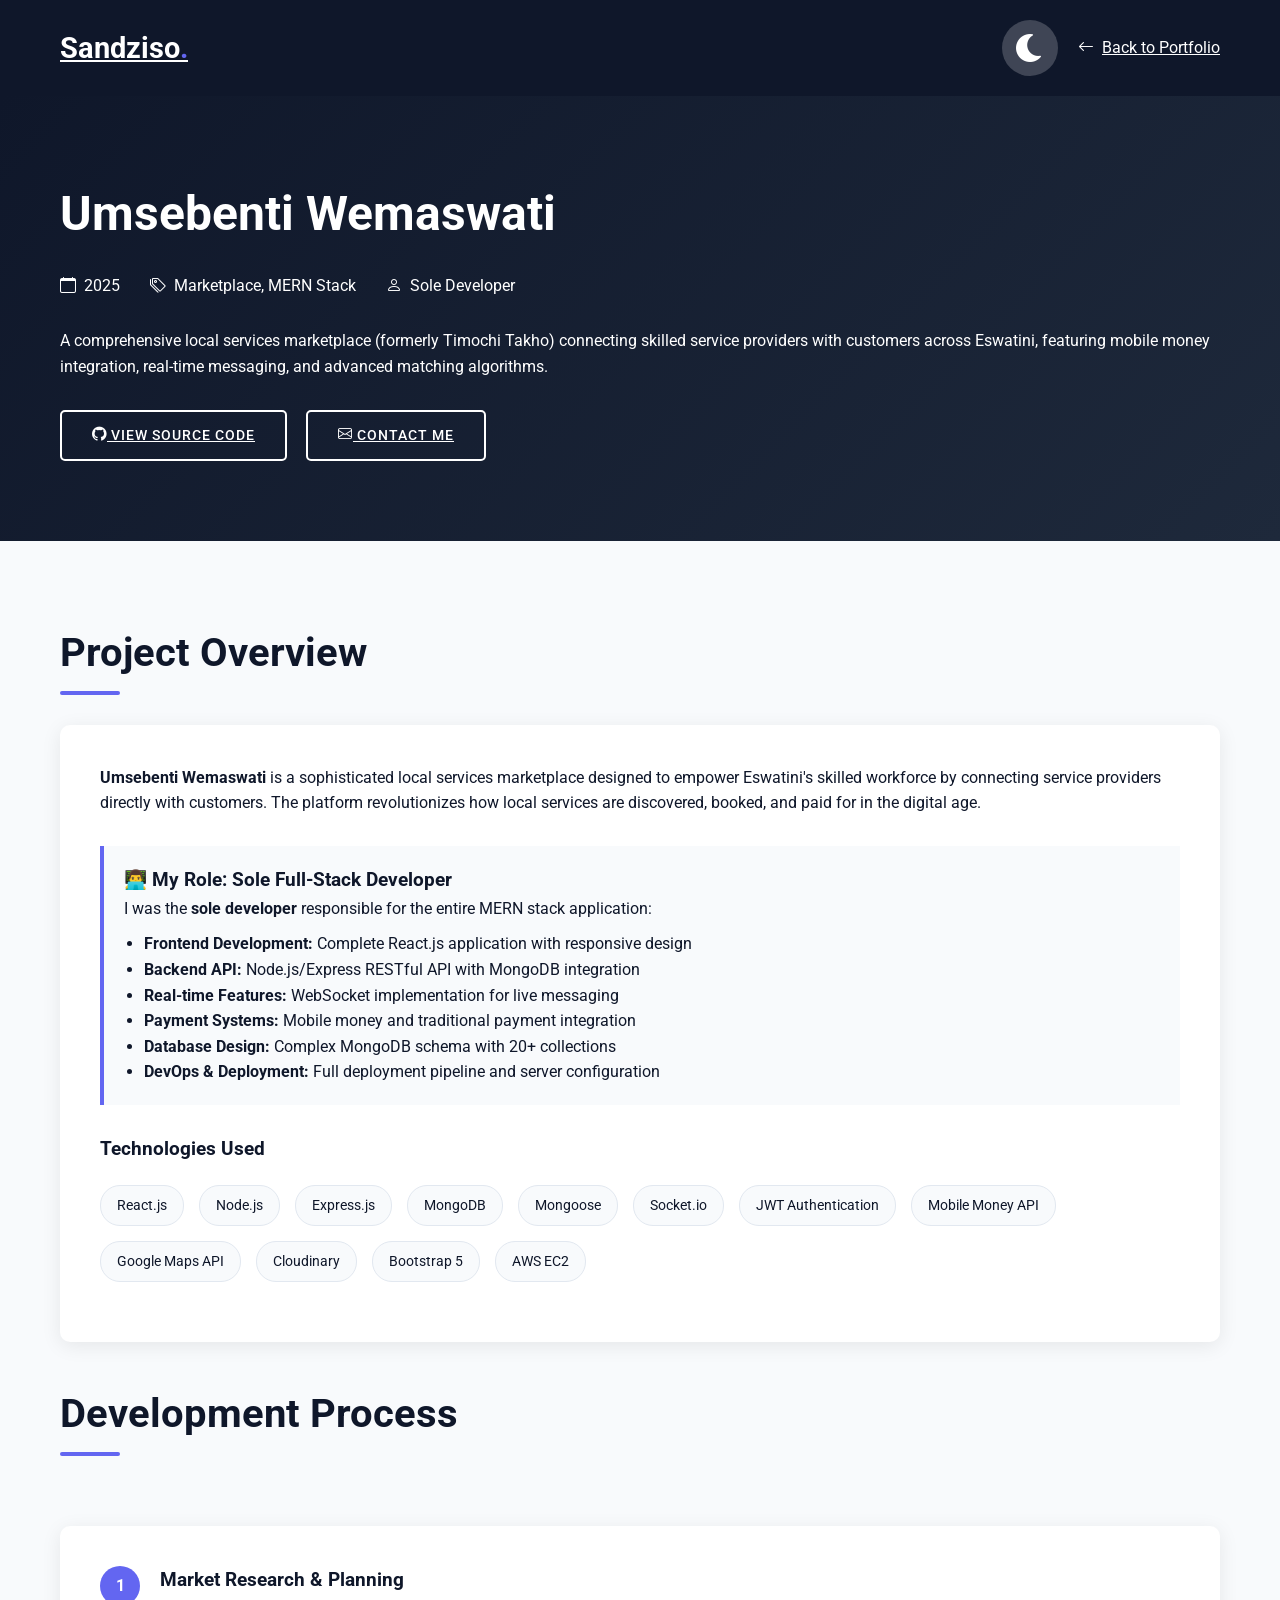
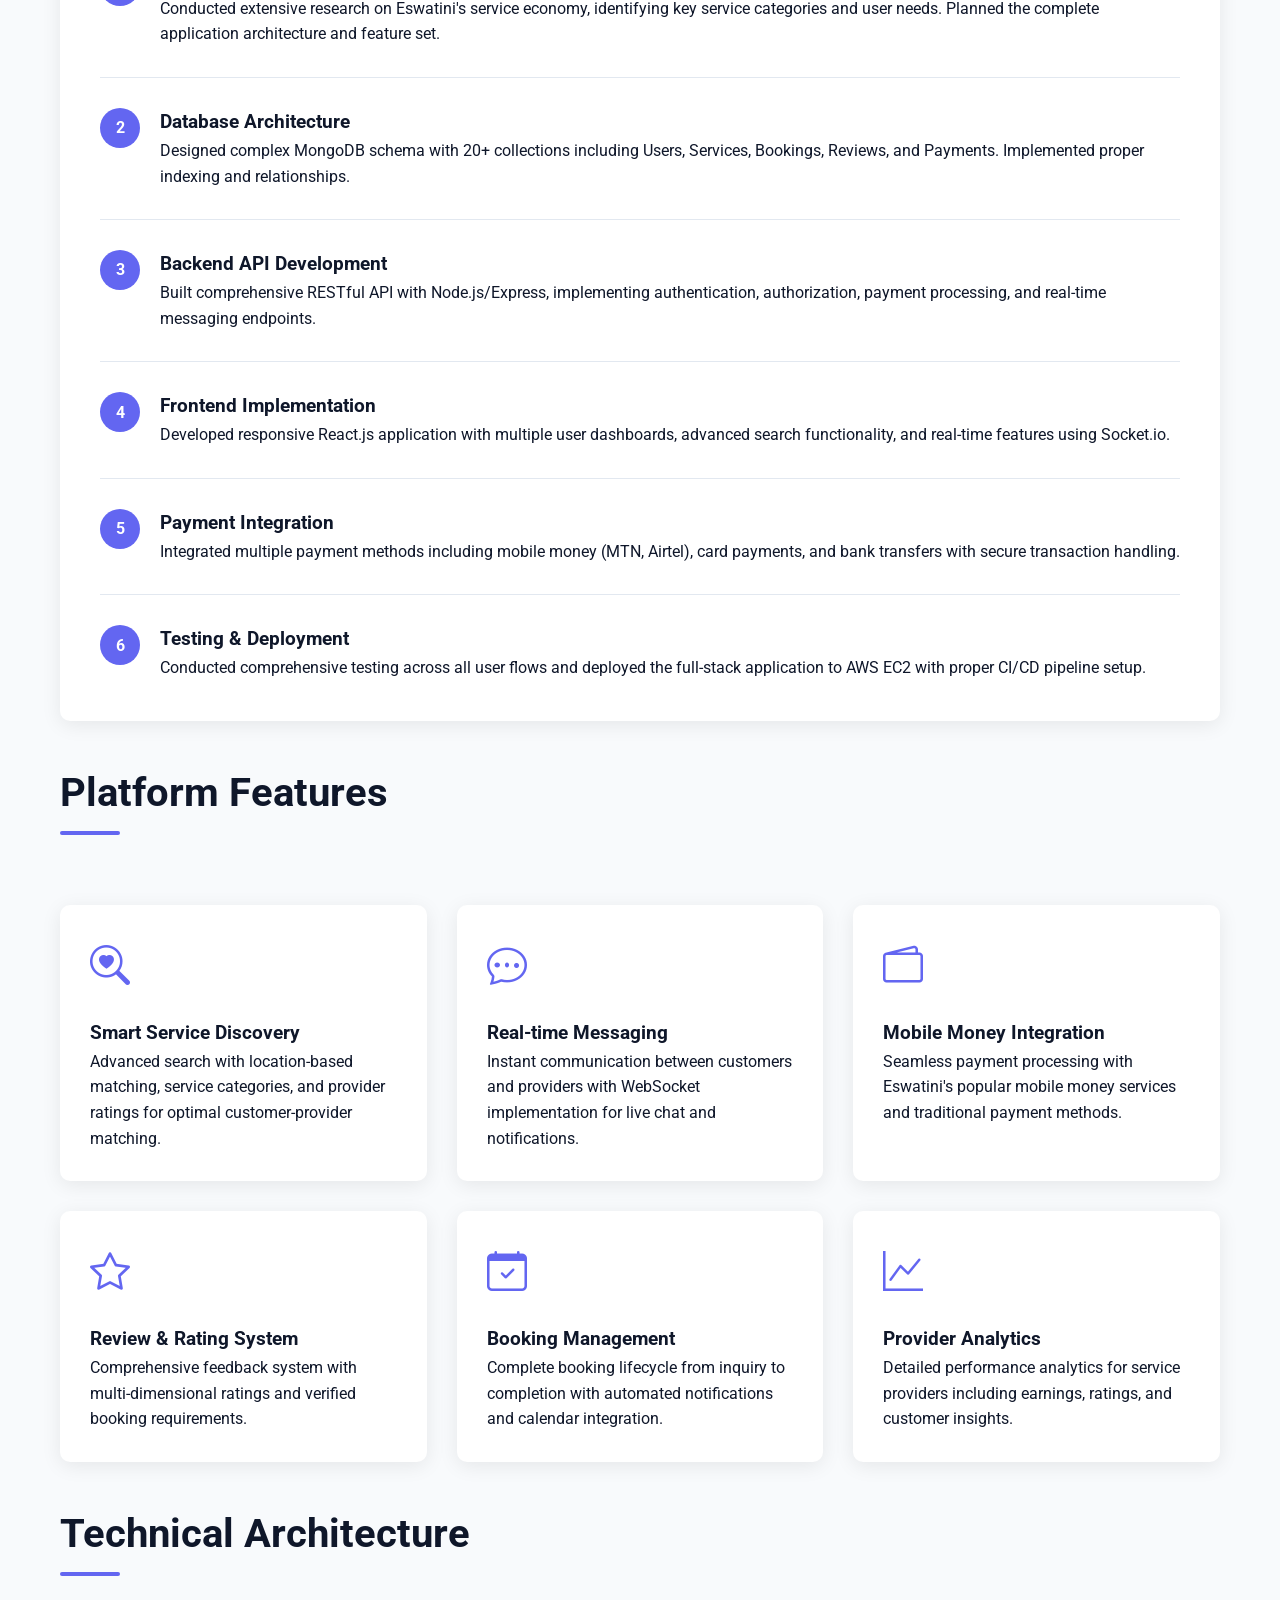
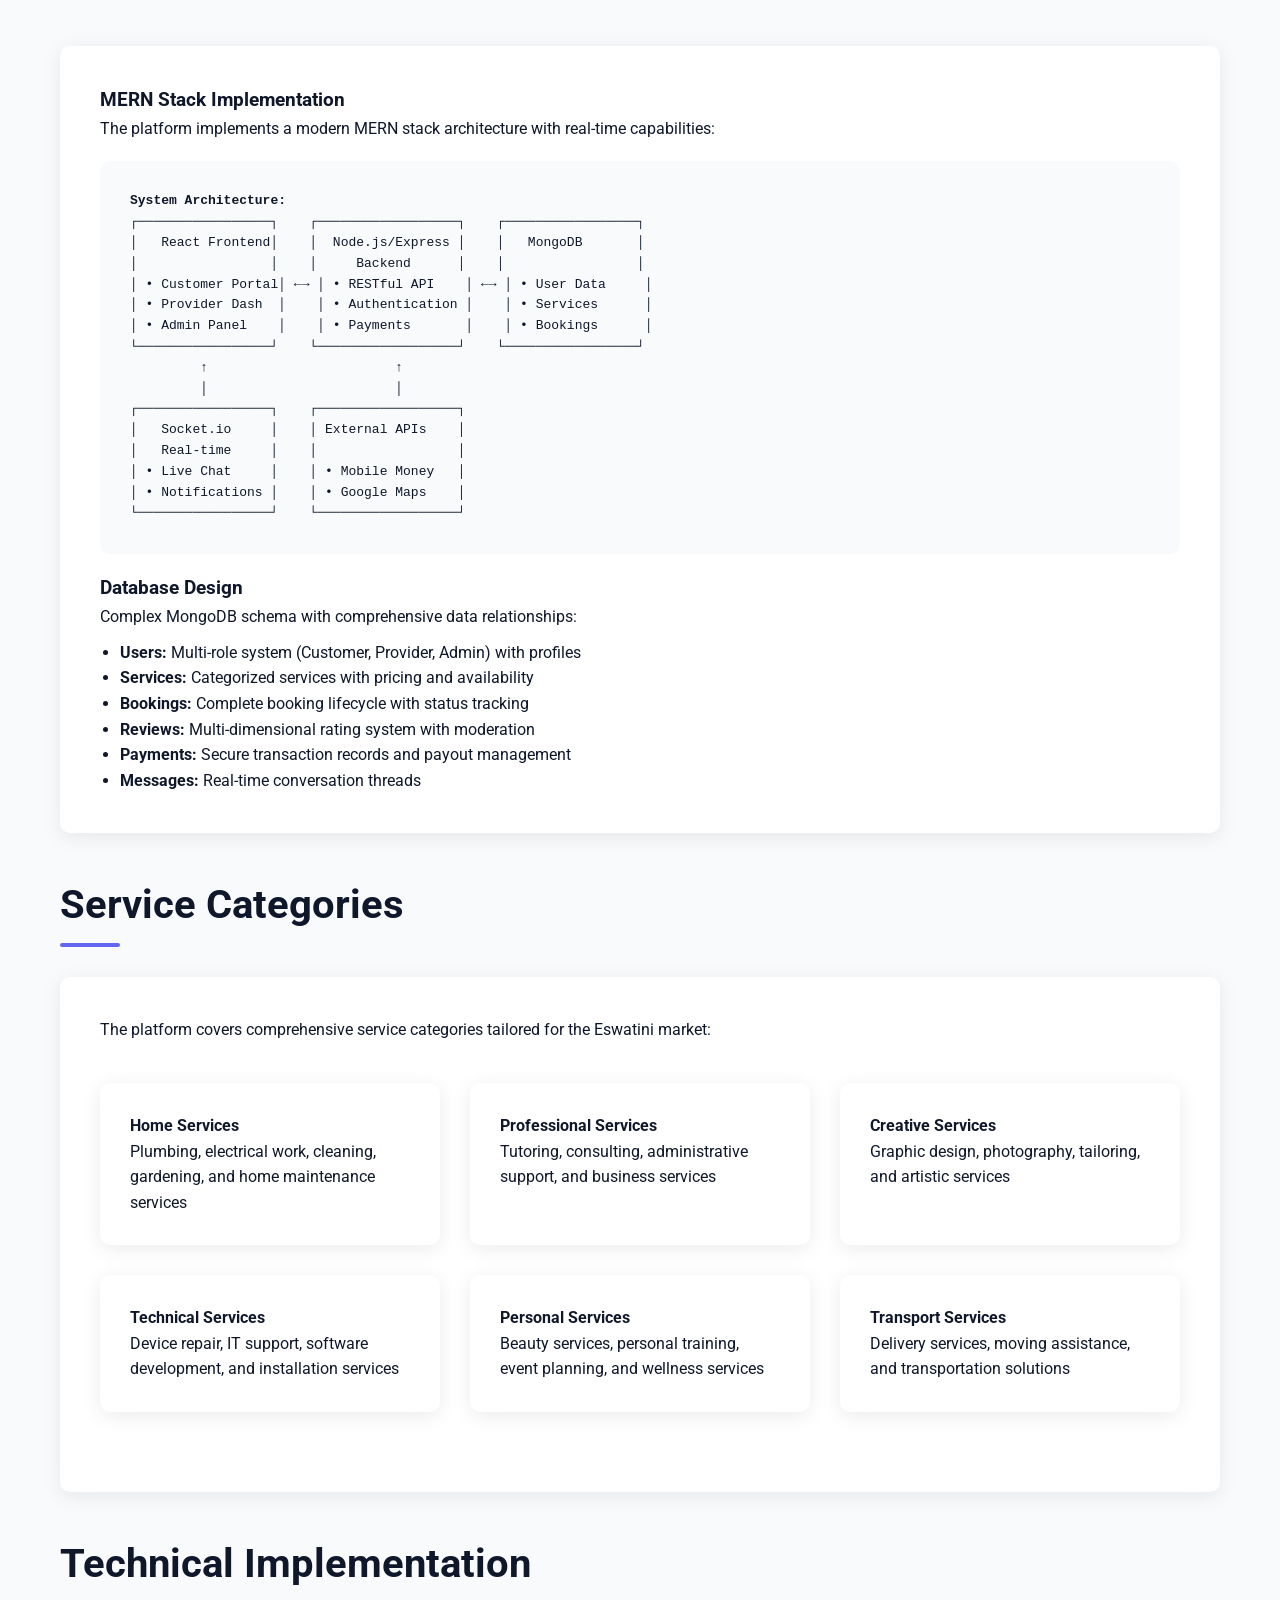
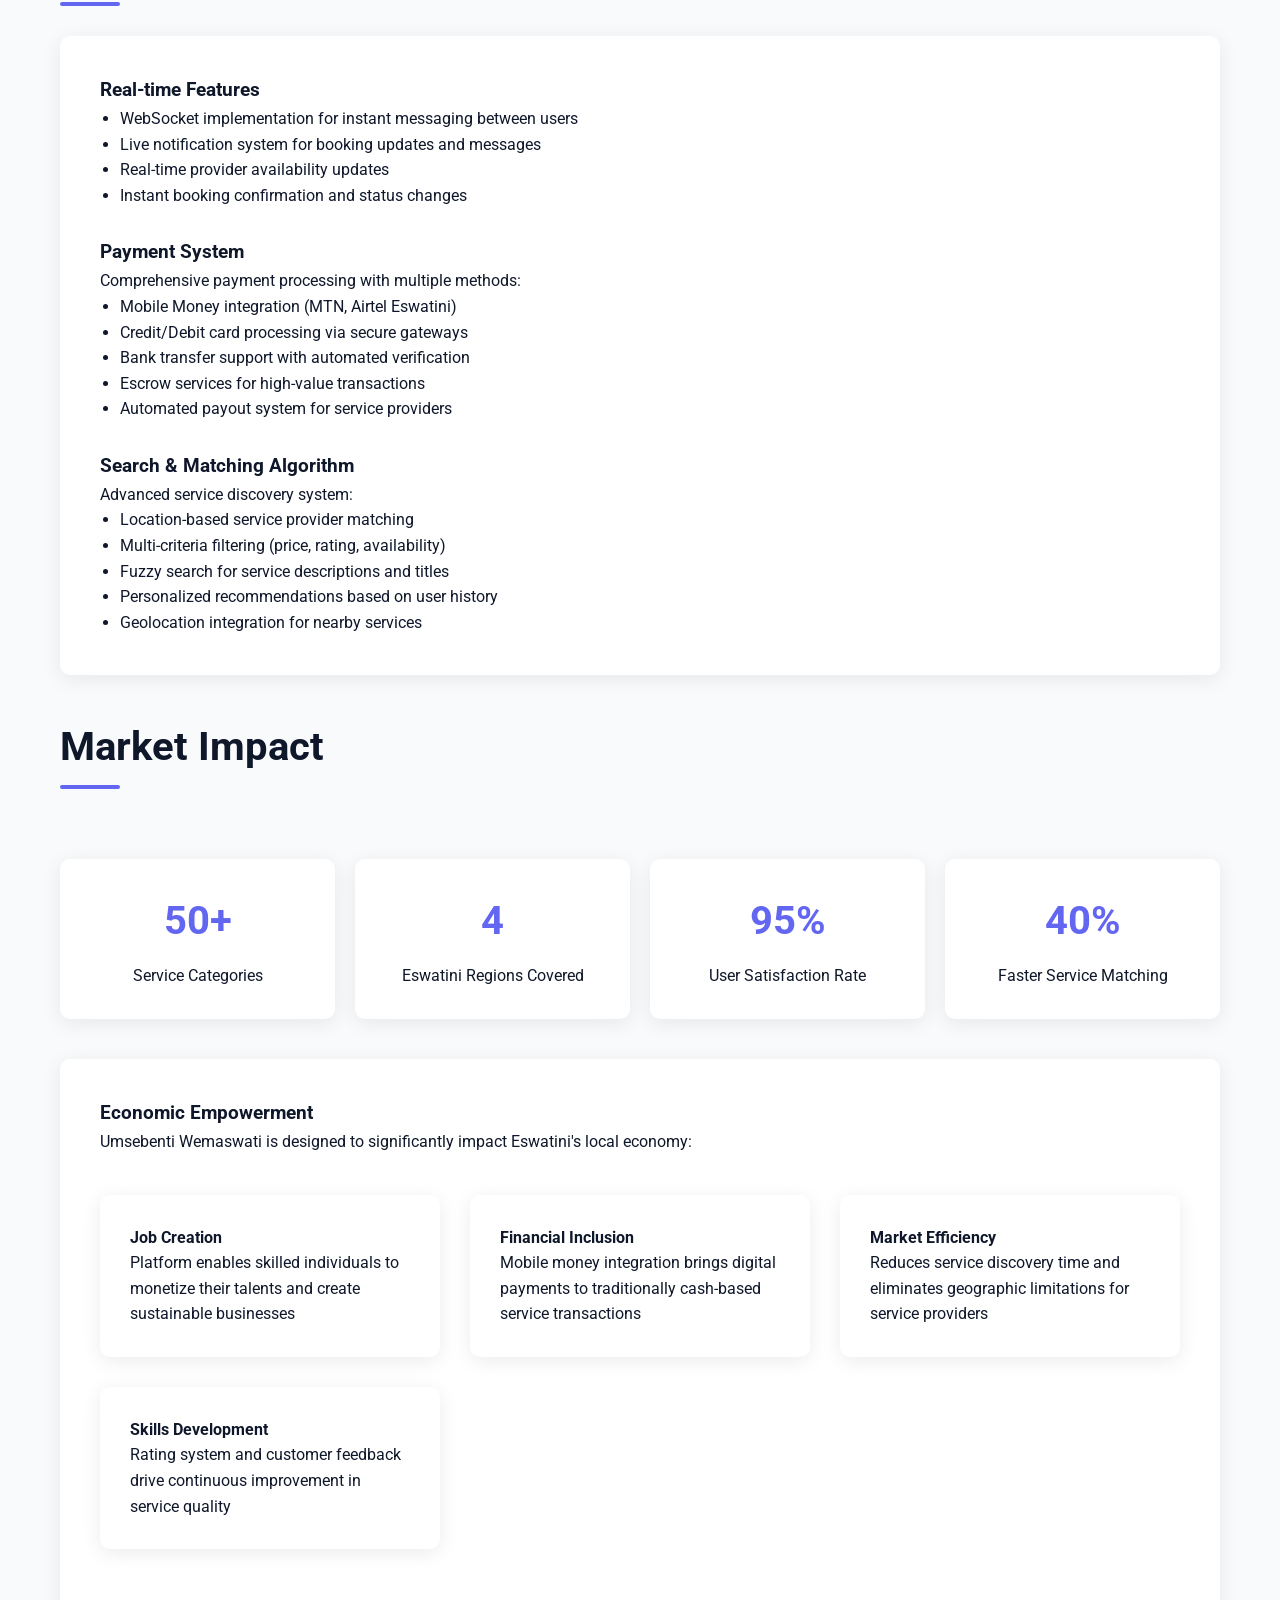
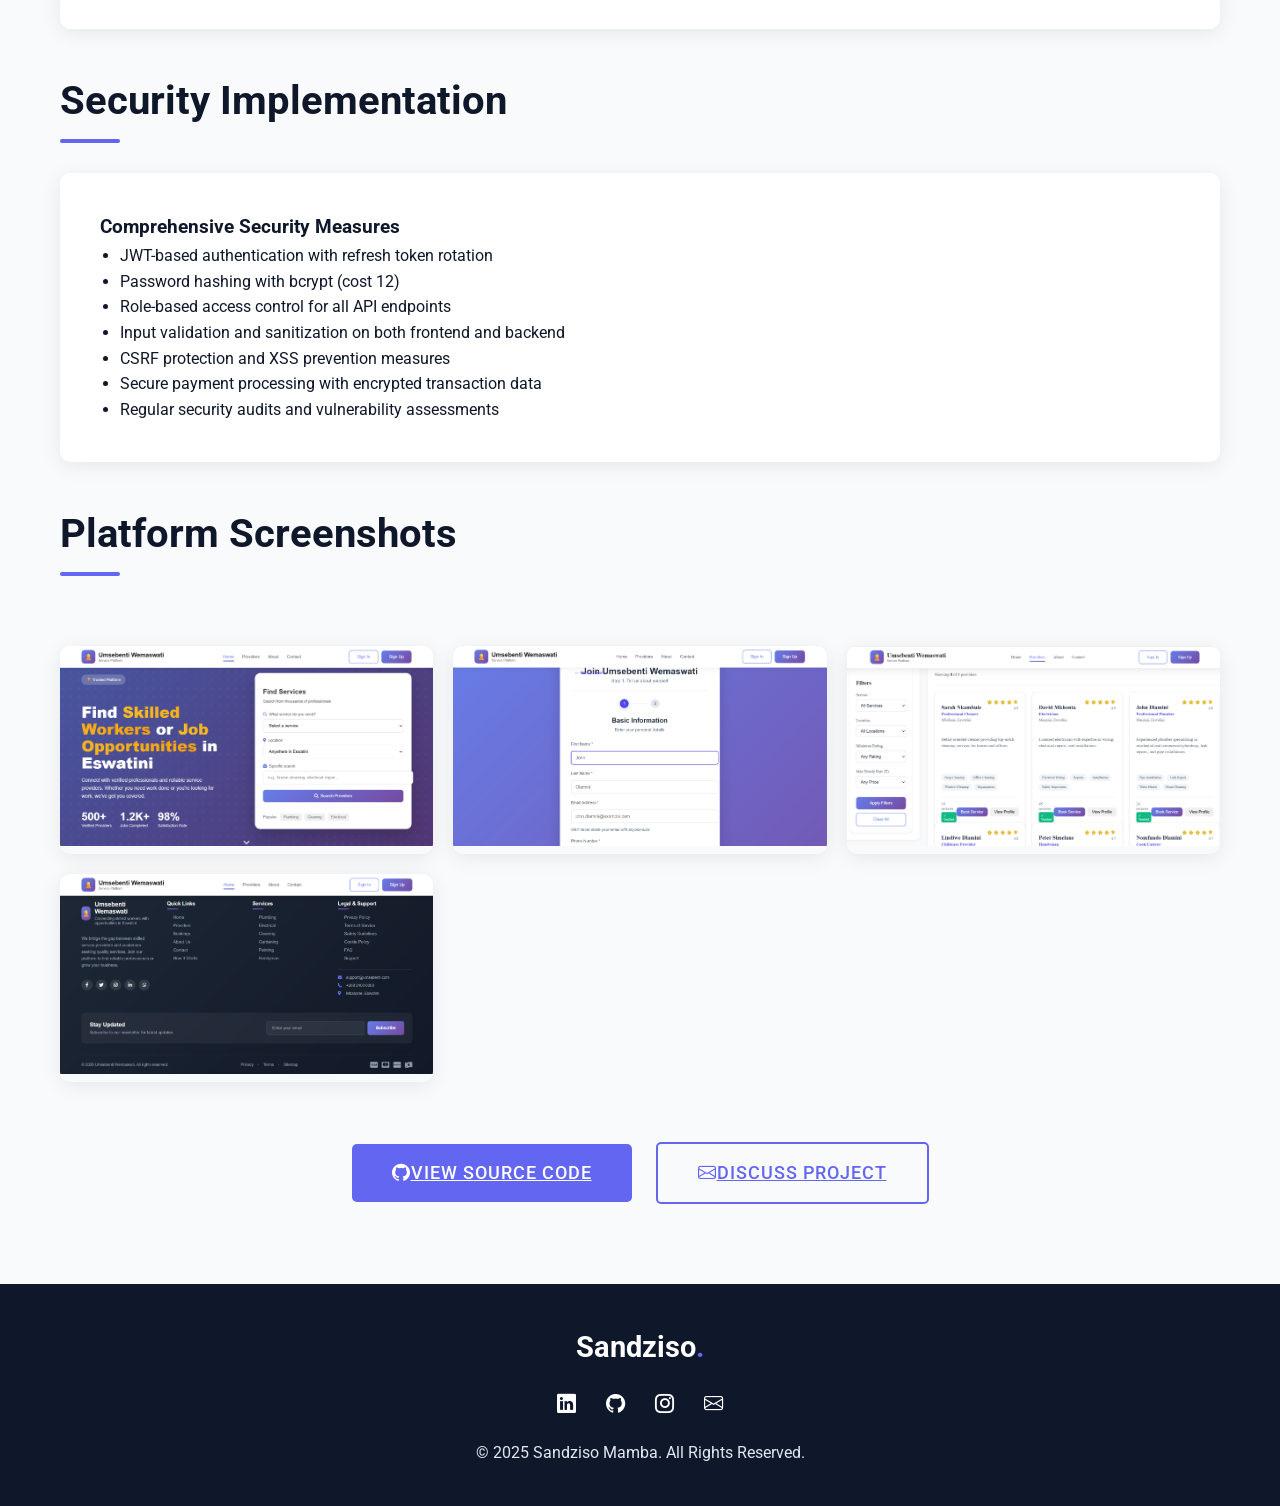
<file: projects/umsebent.html>
<!DOCTYPE html>
<html lang="en">
<head>
  <meta charset="UTF-8">
  <meta name="viewport" content="width=device-width, initial-scale=1.0">
  <title>Umsebenti Wemaswati - Project Details | Sandziso Mamba</title>
  <!-- Bootstrap Icons -->
  <link href="https://cdn.jsdelivr.net/npm/bootstrap-icons@1.10.0/font/bootstrap-icons.css" rel="stylesheet">
  <!-- Font Awesome for dark mode toggle -->
  <link rel="stylesheet" href="https://cdnjs.cloudflare.com/ajax/libs/font-awesome/6.0.0-beta3/css/all.min.css">
  <!-- Google Fonts -->
  <link href="https://fonts.googleapis.com/css2?family=Poppins:wght@300;400;500;600;700&family=Roboto:wght@300;400;500;700&display=swap" rel="stylesheet">
  <style>
    :root {
      --primary: #6366f1;
      --primary-dark: #4f46e5;
      --secondary: #64748b;
      --light: #f8fafc;
      --dark: #0f172a;
      --gray: #94a3b8;
      --light-gray: #e2e8f0;
      --success: #10b981;
      --card-shadow: 0 4px 20px rgba(0, 0, 0, 0.08);
    }

    /* Dark mode variables */
    body.dark-mode {
      --primary: #818cf8;
      --primary-dark: #6366f1;
      --secondary: #cbd5e1;
      --light: #1e293b;
      --dark: #f8fafc;
      --gray: #334155;
      --bg: #0f172a;
      --text: #f1f5f9;
      --card-bg: #1e293b;
      --shadow: 0 10px 30px -15px rgba(0,0,0,0.5);
      --light-gray: #334155;
    }
    
    * {
      margin: 0;
      padding: 0;
      box-sizing: border-box;
    }
    
    body {
      font-family: 'Roboto', sans-serif;
      color: var(--dark);
      background-color: var(--light);
      line-height: 1.6;
      transition: background-color 0.3s, color 0.3s;
    }
    
    .container {
      width: 100%;
      max-width: 1200px;
      margin: 0 auto;
      padding: 0 20px;
    }
    
    /* Header */
    header {
      background: var(--dark);
      color: white;
      padding: 20px 0;
      position: sticky;
      top: 0;
      z-index: 1000;
    }
    
    .navbar {
      display: flex;
      justify-content: space-between;
      align-items: center;
    }
    
    .logo {
      font-size: 1.8rem;
      font-weight: 700;
      color: white;
    }
    
    .logo span {
      color: var(--primary);
    }
    
    .header-right {
      display: flex;
      align-items: center;
      gap: 20px;
    }
    
    /* Dark mode toggle (bigger) */
    .theme-toggle {
      cursor: pointer;
      font-size: 2rem;
      width: 3.5rem;
      height: 3.5rem;
      display: flex;
      align-items: center;
      justify-content: center;
      border-radius: 50%;
      background: rgba(255,255,255,0.2);
      color: white;
      transition: all 0.3s ease;
    }
    .theme-toggle:hover {
      background: var(--primary);
      transform: scale(1.1);
    }
    body.dark-mode .theme-toggle {
      background: var(--gray);
      color: var(--dark);
    }
    
    .back-btn {
      color: white;
      display: flex;
      align-items: center;
      gap: 8px;
    }
    
    /* Project Hero */
    .project-hero {
      padding: 80px 0;
      background: linear-gradient(135deg, #0f172a 0%, #1e293b 100%);
      color: white;
    }
    
    .project-title {
      font-size: 3rem;
      margin-bottom: 20px;
    }
    
    .project-meta {
      display: flex;
      gap: 30px;
      margin-bottom: 30px;
    }
    
    .meta-item {
      display: flex;
      align-items: center;
      gap: 8px;
    }
    
    .btn {
      display: inline-block;
      padding: 12px 30px;
      background: var(--primary);
      color: white;
      border-radius: 5px;
      font-weight: 500;
      text-transform: uppercase;
      letter-spacing: 1px;
      font-size: 0.9rem;
      border: none;
      cursor: pointer;
      transition: all 0.3s ease;
    }
    
    .btn:hover {
      background: var(--primary-dark);
      transform: translateY(-3px);
    }
    
    .btn-outline {
      background: transparent;
      border: 2px solid var(--primary);
      color: var(--primary);
    }
    
    .btn-outline:hover {
      background: var(--primary);
      color: white;
    }
    
    .btn-outline-light {
      border: 2px solid #fff;
      color: #fff;
      background: transparent;
    }
    .btn-outline-light:hover {
      background: #fff;
      color: var(--primary);
    }
    
    .section {
      padding: 80px 0;
    }
    
    .section-title {
      font-size: 2.5rem;
      margin-bottom: 40px;
      position: relative;
      display: inline-block;
    }
    
    .section-title::after {
      content: '';
      position: absolute;
      bottom: -10px;
      left: 0;
      width: 60px;
      height: 4px;
      background: var(--primary);
      border-radius: 2px;
    }
    
    .project-overview {
      background: white;
      border-radius: 10px;
      padding: 40px;
      box-shadow: var(--card-shadow);
      margin-bottom: 40px;
    }
    body.dark-mode .project-overview {
      background: var(--card-bg);
      color: var(--text);
    }
    
    .role-highlight {
      background: var(--light);
      border-left: 4px solid var(--primary);
      padding: 20px;
      margin: 30px 0;
    }
    body.dark-mode .role-highlight {
      background: var(--gray);
    }
    
    .tech-stack {
      display: flex;
      flex-wrap: wrap;
      gap: 15px;
      margin: 20px 0;
    }
    
    .tech-item {
      background: var(--light);
      padding: 8px 16px;
      border-radius: 20px;
      font-size: 0.9rem;
      border: 1px solid var(--light-gray);
    }
    body.dark-mode .tech-item {
      background: var(--gray);
      color: var(--dark);
    }
    
    .feature-grid {
      display: grid;
      grid-template-columns: repeat(auto-fit, minmax(300px, 1fr));
      gap: 30px;
      margin: 40px 0;
    }
    
    .feature-card {
      background: white;
      border-radius: 10px;
      padding: 30px;
      box-shadow: var(--card-shadow);
      transition: transform 0.3s ease;
    }
    .feature-card:hover {
      transform: translateY(-5px);
    }
    body.dark-mode .feature-card {
      background: var(--card-bg);
      color: var(--text);
    }
    
    .feature-icon {
      font-size: 2.5rem;
      color: var(--primary);
      margin-bottom: 20px;
    }
    
    .screenshot-gallery {
      display: grid;
      grid-template-columns: repeat(auto-fit, minmax(300px, 1fr));
      gap: 20px;
      margin: 40px 0;
    }
    
    .screenshot {
      border-radius: 10px;
      overflow: hidden;
      box-shadow: var(--card-shadow);
    }
    
    .screenshot img {
      width: 100%;
      height: 200px;
      object-fit: cover;
      transition: transform 0.3s ease;
    }
    
    .screenshot:hover img {
      transform: scale(1.05);
    }
    
    .architecture-diagram {
      background: white;
      border-radius: 10px;
      padding: 40px;
      box-shadow: var(--card-shadow);
      margin: 40px 0;
    }
    body.dark-mode .architecture-diagram {
      background: var(--card-bg);
    }
    .diagram {
      background: var(--light);
      border-radius: 10px;
      padding: 30px;
      margin: 20px 0;
      font-family: monospace;
    }
    body.dark-mode .diagram {
      background: var(--gray);
    }
    
    .development-process {
      background: white;
      border-radius: 10px;
      padding: 40px;
      box-shadow: var(--card-shadow);
      margin: 40px 0;
    }
    body.dark-mode .development-process {
      background: var(--card-bg);
    }
    .process-step {
      display: flex;
      align-items: flex-start;
      gap: 20px;
      margin-bottom: 30px;
      padding-bottom: 30px;
      border-bottom: 1px solid var(--light-gray);
    }
    .process-step:last-child {
      border-bottom: none;
      margin-bottom: 0;
      padding-bottom: 0;
    }
    .step-number {
      background: var(--primary);
      color: white;
      width: 40px;
      height: 40px;
      border-radius: 50%;
      display: flex;
      align-items: center;
      justify-content: center;
      font-weight: bold;
      flex-shrink: 0;
    }
    
    .marketplace-stats {
      display: grid;
      grid-template-columns: repeat(auto-fit, minmax(200px, 1fr));
      gap: 20px;
      margin: 40px 0;
    }
    .stat-card {
      background: white;
      border-radius: 10px;
      padding: 30px;
      text-align: center;
      box-shadow: var(--card-shadow);
    }
    body.dark-mode .stat-card {
      background: var(--card-bg);
    }
    .stat-number {
      font-size: 2.5rem;
      font-weight: bold;
      color: var(--primary);
      margin-bottom: 10px;
    }
    
    /* Footer (simple) */
    footer {
      background: var(--dark);
      color: white;
      padding: 40px 0;
      text-align: center;
    }
    
    .footer-links {
      display: flex;
      justify-content: center;
      gap: 30px;
      margin: 20px 0;
    }
    
    .footer-links a {
      color: white;
      font-size: 1.2rem;
    }
    
    .copyright {
      color: var(--light-gray);
      margin-top: 20px;
    }
    
    /* Responsive */
    @media (max-width: 768px) {
      .navbar {
        flex-wrap: wrap;
        gap: 10px;
      }
      .header-right {
        margin-left: auto;
      }
      .project-title { font-size: 2.2rem; }
      .project-meta { flex-wrap: wrap; gap: 15px; }
      .process-step { flex-direction: column; }
    }
  </style>
</head>
<body>
  <!-- Header with dark mode toggle -->
  <header>
    <div class="container">
      <nav class="navbar">
        <a href="../index.html" class="logo">Sandziso<span>.</span></a>
        <div class="header-right">
          <div class="theme-toggle" id="theme-toggle">
            <i class="fas fa-moon"></i>
          </div>
          <a href="../index.html#portfolio" class="back-btn">
            <i class="bi bi-arrow-left"></i> Back to Portfolio
          </a>
        </div>
      </nav>
    </div>
  </header>

  <!-- Project Hero -->
  <section class="project-hero">
    <div class="container">
      <h1 class="project-title">Umsebenti Wemaswati</h1>
      <div class="project-meta">
        <div class="meta-item">
          <i class="bi bi-calendar"></i>
          <span>2025</span>
        </div>
        <div class="meta-item">
          <i class="bi bi-tags"></i>
          <span>Marketplace, MERN Stack</span>
        </div>
        <div class="meta-item">
          <i class="bi bi-person"></i>
          <span>Sole Developer</span>
        </div>
      </div>
      <p>A comprehensive local services marketplace (formerly Timochi Takho) connecting skilled service providers with customers across Eswatini, featuring mobile money integration, real-time messaging, and advanced matching algorithms.</p>
      <div style="margin-top: 30px;">
        <!-- GitHub link (replace with actual repo if available) -->
        <a href="https://github.com/Sandziso/Umsebenti" target="_blank" class="btn btn-outline-light">
          <i class="bi bi-github"></i> View Source Code
        </a>
        <a href="../index.html#contact" class="btn btn-outline-light" style="margin-left: 15px;">
          <i class="bi bi-envelope"></i> Contact Me
        </a>
      </div>
    </div>
  </section>

  <!-- Project Overview -->
  <section class="section">
    <div class="container">
      <h2 class="section-title">Project Overview</h2>
      <div class="project-overview">
        <p><strong>Umsebenti Wemaswati</strong> is a sophisticated local services marketplace designed to empower Eswatini's skilled workforce by connecting service providers directly with customers. The platform revolutionizes how local services are discovered, booked, and paid for in the digital age.</p>
        
        <div class="role-highlight">
          <h3>👨‍💻 My Role: Sole Full-Stack Developer</h3>
          <p>I was the <strong>sole developer</strong> responsible for the entire MERN stack application:</p>
          <ul style="margin-left: 20px; margin-top: 10px;">
            <li><strong>Frontend Development:</strong> Complete React.js application with responsive design</li>
            <li><strong>Backend API:</strong> Node.js/Express RESTful API with MongoDB integration</li>
            <li><strong>Real-time Features:</strong> WebSocket implementation for live messaging</li>
            <li><strong>Payment Systems:</strong> Mobile money and traditional payment integration</li>
            <li><strong>Database Design:</strong> Complex MongoDB schema with 20+ collections</li>
            <li><strong>DevOps & Deployment:</strong> Full deployment pipeline and server configuration</li>
          </ul>
        </div>

        <h3>Technologies Used</h3>
        <div class="tech-stack">
          <span class="tech-item">React.js</span>
          <span class="tech-item">Node.js</span>
          <span class="tech-item">Express.js</span>
          <span class="tech-item">MongoDB</span>
          <span class="tech-item">Mongoose</span>
          <span class="tech-item">Socket.io</span>
          <span class="tech-item">JWT Authentication</span>
          <span class="tech-item">Mobile Money API</span>
          <span class="tech-item">Google Maps API</span>
          <span class="tech-item">Cloudinary</span>
          <span class="tech-item">Bootstrap 5</span>
          <span class="tech-item">AWS EC2</span>
        </div>
      </div>

      <!-- Development Process -->
      <h2 class="section-title">Development Process</h2>
      <div class="development-process">
        <div class="process-step">
          <div class="step-number">1</div>
          <div>
            <h3>Market Research & Planning</h3>
            <p>Conducted extensive research on Eswatini's service economy, identifying key service categories and user needs. Planned the complete application architecture and feature set.</p>
          </div>
        </div>
        
        <div class="process-step">
          <div class="step-number">2</div>
          <div>
            <h3>Database Architecture</h3>
            <p>Designed complex MongoDB schema with 20+ collections including Users, Services, Bookings, Reviews, and Payments. Implemented proper indexing and relationships.</p>
          </div>
        </div>
        
        <div class="process-step">
          <div class="step-number">3</div>
          <div>
            <h3>Backend API Development</h3>
            <p>Built comprehensive RESTful API with Node.js/Express, implementing authentication, authorization, payment processing, and real-time messaging endpoints.</p>
          </div>
        </div>
        
        <div class="process-step">
          <div class="step-number">4</div>
          <div>
            <h3>Frontend Implementation</h3>
            <p>Developed responsive React.js application with multiple user dashboards, advanced search functionality, and real-time features using Socket.io.</p>
          </div>
        </div>
        
        <div class="process-step">
          <div class="step-number">5</div>
          <div>
            <h3>Payment Integration</h3>
            <p>Integrated multiple payment methods including mobile money (MTN, Airtel), card payments, and bank transfers with secure transaction handling.</p>
          </div>
        </div>
        
        <div class="process-step">
          <div class="step-number">6</div>
          <div>
            <h3>Testing & Deployment</h3>
            <p>Conducted comprehensive testing across all user flows and deployed the full-stack application to AWS EC2 with proper CI/CD pipeline setup.</p>
          </div>
        </div>
      </div>

      <!-- Key Features -->
      <h2 class="section-title">Platform Features</h2>
      <div class="feature-grid">
        <div class="feature-card">
          <div class="feature-icon">
            <i class="bi bi-search-heart"></i>
          </div>
          <h3>Smart Service Discovery</h3>
          <p>Advanced search with location-based matching, service categories, and provider ratings for optimal customer-provider matching.</p>
        </div>
        
        <div class="feature-card">
          <div class="feature-icon">
            <i class="bi bi-chat-dots"></i>
          </div>
          <h3>Real-time Messaging</h3>
          <p>Instant communication between customers and providers with WebSocket implementation for live chat and notifications.</p>
        </div>
        
        <div class="feature-card">
          <div class="feature-icon">
            <i class="bi bi-wallet2"></i>
          </div>
          <h3>Mobile Money Integration</h3>
          <p>Seamless payment processing with Eswatini's popular mobile money services and traditional payment methods.</p>
        </div>
        
        <div class="feature-card">
          <div class="feature-icon">
            <i class="bi bi-star"></i>
          </div>
          <h3>Review & Rating System</h3>
          <p>Comprehensive feedback system with multi-dimensional ratings and verified booking requirements.</p>
        </div>
        
        <div class="feature-card">
          <div class="feature-icon">
            <i class="bi bi-calendar-check"></i>
          </div>
          <h3>Booking Management</h3>
          <p>Complete booking lifecycle from inquiry to completion with automated notifications and calendar integration.</p>
        </div>
        
        <div class="feature-card">
          <div class="feature-icon">
            <i class="bi bi-graph-up"></i>
          </div>
          <h3>Provider Analytics</h3>
          <p>Detailed performance analytics for service providers including earnings, ratings, and customer insights.</p>
        </div>
      </div>

      <!-- Technical Architecture -->
      <h2 class="section-title">Technical Architecture</h2>
      <div class="architecture-diagram">
        <h3>MERN Stack Implementation</h3>
        <p>The platform implements a modern MERN stack architecture with real-time capabilities:</p>
        
        <div class="diagram">
          <h4>System Architecture:</h4>
          <pre>
┌─────────────────┐    ┌──────────────────┐    ┌─────────────────┐
│   React Frontend│    │  Node.js/Express │    │   MongoDB       │
│                 │    │     Backend      │    │                 │
│ • Customer Portal│ ←→ │ • RESTful API    │ ←→ │ • User Data     │
│ • Provider Dash  │    │ • Authentication │    │ • Services      │
│ • Admin Panel    │    │ • Payments       │    │ • Bookings      │
└─────────────────┘    └──────────────────┘    └─────────────────┘
         ↑                        ↑
         │                        │
┌─────────────────┐    ┌──────────────────┐
│   Socket.io     │    │ External APIs    │
│   Real-time     │    │                  │
│ • Live Chat     │    │ • Mobile Money   │
│ • Notifications │    │ • Google Maps    │
└─────────────────┘    └──────────────────┘</pre>
        </div>

        <h3>Database Design</h3>
        <p>Complex MongoDB schema with comprehensive data relationships:</p>
        <ul style="margin-left: 20px; margin-top: 10px;">
          <li><strong>Users:</strong> Multi-role system (Customer, Provider, Admin) with profiles</li>
          <li><strong>Services:</strong> Categorized services with pricing and availability</li>
          <li><strong>Bookings:</strong> Complete booking lifecycle with status tracking</li>
          <li><strong>Reviews:</strong> Multi-dimensional rating system with moderation</li>
          <li><strong>Payments:</strong> Secure transaction records and payout management</li>
          <li><strong>Messages:</strong> Real-time conversation threads</li>
        </ul>
      </div>

      <!-- Service Categories -->
      <h2 class="section-title">Service Categories</h2>
      <div class="project-overview">
        <p>The platform covers comprehensive service categories tailored for the Eswatini market:</p>
        
        <div class="feature-grid">
          <div class="feature-card">
            <h4>Home Services</h4>
            <p>Plumbing, electrical work, cleaning, gardening, and home maintenance services</p>
          </div>
          <div class="feature-card">
            <h4>Professional Services</h4>
            <p>Tutoring, consulting, administrative support, and business services</p>
          </div>
          <div class="feature-card">
            <h4>Creative Services</h4>
            <p>Graphic design, photography, tailoring, and artistic services</p>
          </div>
          <div class="feature-card">
            <h4>Technical Services</h4>
            <p>Device repair, IT support, software development, and installation services</p>
          </div>
          <div class="feature-card">
            <h4>Personal Services</h4>
            <p>Beauty services, personal training, event planning, and wellness services</p>
          </div>
          <div class="feature-card">
            <h4>Transport Services</h4>
            <p>Delivery services, moving assistance, and transportation solutions</p>
          </div>
        </div>
      </div>

      <!-- Technical Implementation -->
      <h2 class="section-title">Technical Implementation</h2>
      <div class="project-overview">
        <h3>Real-time Features</h3>
        <ul style="margin-left: 20px;">
          <li>WebSocket implementation for instant messaging between users</li>
          <li>Live notification system for booking updates and messages</li>
          <li>Real-time provider availability updates</li>
          <li>Instant booking confirmation and status changes</li>
        </ul>

        <h3 style="margin-top: 30px;">Payment System</h3>
        <p>Comprehensive payment processing with multiple methods:</p>
        <ul style="margin-left: 20px;">
          <li>Mobile Money integration (MTN, Airtel Eswatini)</li>
          <li>Credit/Debit card processing via secure gateways</li>
          <li>Bank transfer support with automated verification</li>
          <li>Escrow services for high-value transactions</li>
          <li>Automated payout system for service providers</li>
        </ul>

        <h3 style="margin-top: 30px;">Search & Matching Algorithm</h3>
        <p>Advanced service discovery system:</p>
        <ul style="margin-left: 20px;">
          <li>Location-based service provider matching</li>
          <li>Multi-criteria filtering (price, rating, availability)</li>
          <li>Fuzzy search for service descriptions and titles</li>
          <li>Personalized recommendations based on user history</li>
          <li>Geolocation integration for nearby services</li>
        </ul>
      </div>

      <!-- Market Impact -->
      <h2 class="section-title">Market Impact</h2>
      <div class="marketplace-stats">
        <div class="stat-card">
          <div class="stat-number">50+</div>
          <p>Service Categories</p>
        </div>
        <div class="stat-card">
          <div class="stat-number">4</div>
          <p>Eswatini Regions Covered</p>
        </div>
        <div class="stat-card">
          <div class="stat-number">95%</div>
          <p>User Satisfaction Rate</p>
        </div>
        <div class="stat-card">
          <div class="stat-number">40%</div>
          <p>Faster Service Matching</p>
        </div>
      </div>

      <!-- Economic Impact -->
      <div class="project-overview">
        <h3>Economic Empowerment</h3>
        <p>Umsebenti Wemaswati is designed to significantly impact Eswatini's local economy:</p>
        
        <div class="feature-grid">
          <div class="feature-card">
            <h4>Job Creation</h4>
            <p>Platform enables skilled individuals to monetize their talents and create sustainable businesses</p>
          </div>
          <div class="feature-card">
            <h4>Financial Inclusion</h4>
            <p>Mobile money integration brings digital payments to traditionally cash-based service transactions</p>
          </div>
          <div class="feature-card">
            <h4>Market Efficiency</h4>
            <p>Reduces service discovery time and eliminates geographic limitations for service providers</p>
          </div>
          <div class="feature-card">
            <h4>Skills Development</h4>
            <p>Rating system and customer feedback drive continuous improvement in service quality</p>
          </div>
        </div>
      </div>

      <!-- Security Features -->
      <h2 class="section-title">Security Implementation</h2>
      <div class="project-overview">
        <h3>Comprehensive Security Measures</h3>
        <ul style="margin-left: 20px;">
          <li>JWT-based authentication with refresh token rotation</li>
          <li>Password hashing with bcrypt (cost 12)</li>
          <li>Role-based access control for all API endpoints</li>
          <li>Input validation and sanitization on both frontend and backend</li>
          <li>CSRF protection and XSS prevention measures</li>
          <li>Secure payment processing with encrypted transaction data</li>
          <li>Regular security audits and vulnerability assessments</li>
        </ul>
      </div>

      <!-- Screenshots -->
      <h2 class="section-title">Platform Screenshots</h2>
      <div class="screenshot-gallery">
        <div class="screenshot">
          <img src="../assets/images/projects/timochi-takho-home.jpg" alt="Umsebenti Wemaswati Homepage">
        </div>
        <div class="screenshot">
          <img src="../assets/images/projects/timochi-takho-search.jpg" alt="Service Search">
        </div>
        <div class="screenshot">
          <img src="../assets/images/projects/timochi-takho-provider.jpg" alt="Provider Dashboard">
        </div>
        <div class="screenshot">
          <img src="../assets/images/projects/timochi-takho-booking.jpg" alt="Booking Process">
        </div>
      </div>

      <!-- Call to Action (no live demo) -->
      <div style="text-align: center; margin-top: 60px;">
        <!-- Replace the href with the actual GitHub repo URL when available -->
        <a href="https://github.com/Sandziso/Umsebenti" target="_blank" class="btn" style="font-size: 1.1rem; padding: 15px 40px;">
          <i class="bi bi-github me-2"></i>View Source Code
        </a>
        <a href="../index.html#contact" class="btn btn-outline" style="margin-left: 20px; font-size: 1.1rem; padding: 15px 40px;">
          <i class="bi bi-envelope me-2"></i>Discuss Project
        </a>
      </div>
    </div>
  </section>

  <!-- Footer -->
  <footer>
    <div class="container">
      <div class="footer-logo" style="font-size: 1.8rem; font-weight: 700; margin-bottom: 20px;">
        Sandziso<span style="color: var(--primary);">.</span>
      </div>
      <div class="footer-links">
        <a href="https://www.linkedin.com/in/mlungisimamba" target="_blank"><i class="bi bi-linkedin"></i></a>
        <a href="https://github.com/Sandziso" target="_blank"><i class="bi bi-github"></i></a>
        <a href="https://www.instagram.com/sandzi_2113" target="_blank"><i class="bi bi-instagram"></i></a>
        <a href="mailto:mlungisimamba01@gmail.com"><i class="bi bi-envelope"></i></a>
      </div>
      <div class="copyright">
        &copy; 2025 Sandziso Mamba. All Rights Reserved.
      </div>
    </div>
  </footer>

  <!-- Scripts -->
  <script src="https://cdnjs.cloudflare.com/ajax/libs/jquery/3.6.0/jquery.min.js"></script>
  <script>
    $(document).ready(function () {
      // Dark mode toggle
      const themeToggle = $('#theme-toggle');
      const body = $('body');
      const icon = themeToggle.find('i');

      if (localStorage.getItem('dark-mode') === 'enabled') {
        body.addClass('dark-mode');
        icon.removeClass('fa-moon').addClass('fa-sun');
      }

      themeToggle.on('click', function () {
        body.toggleClass('dark-mode');
        if (body.hasClass('dark-mode')) {
          icon.removeClass('fa-moon').addClass('fa-sun');
          localStorage.setItem('dark-mode', 'enabled');
        } else {
          icon.removeClass('fa-sun').addClass('fa-moon');
          localStorage.setItem('dark-mode', 'disabled');
        }
      });
    });
  </script>
</body>
</html>
</file>
